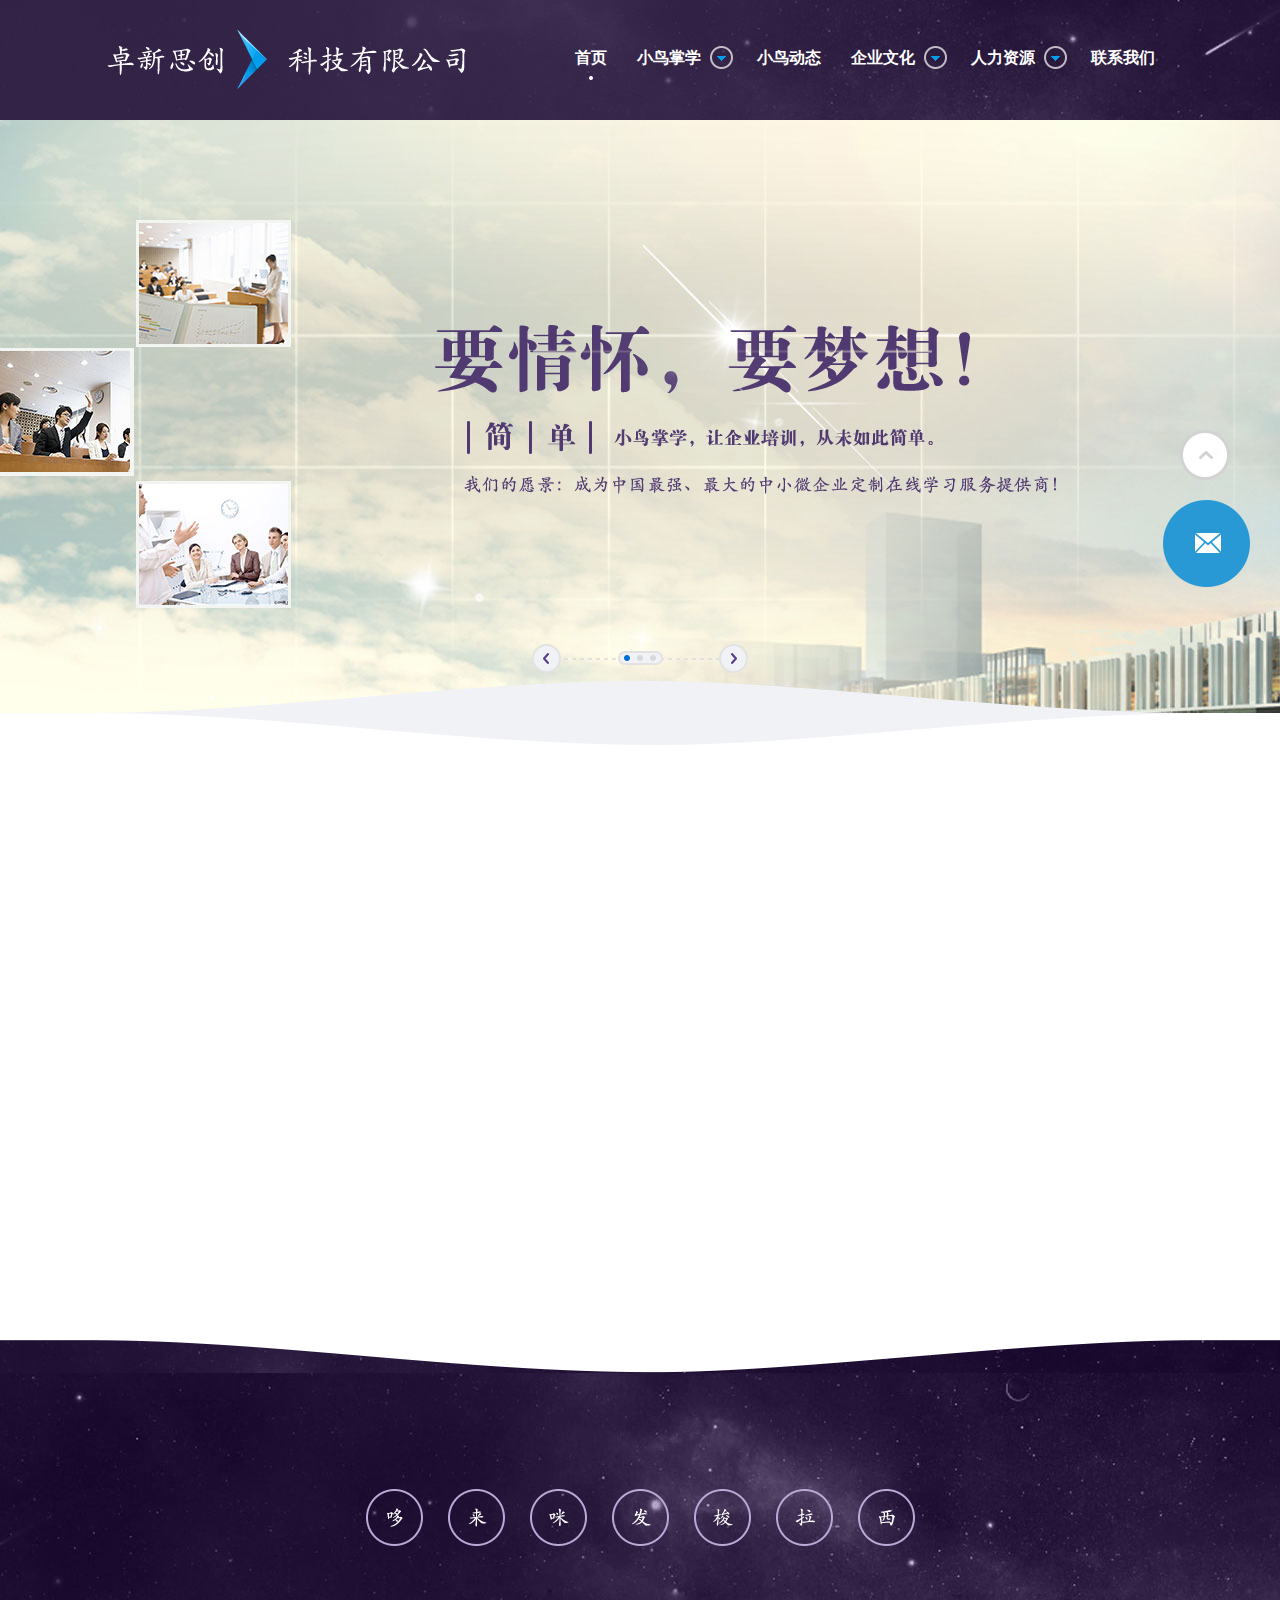
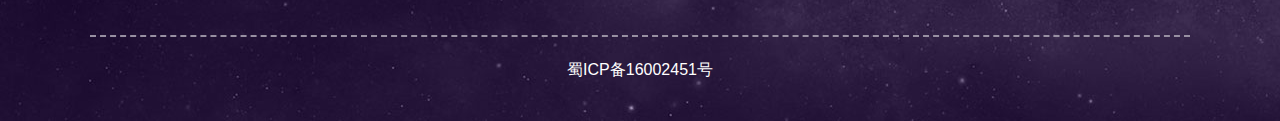
<file: xiaoniao/index.html>
<!DOCTYPE html>
<html>

	<head>
		<meta charset="UTF-8">
		<title>首页</title>
		<link rel="stylesheet" type="text/css" href="css/index.css">
	</head>

	<body>
		<!--头部区域-->
		<header>
			<!--导航-->
			<nav>
				<img src="images/logo.png">
				<ul>
					<li>
						<a href="#">首页</a>
					</li>
					<li class="li-hidden">
						<a href="xiaoniaozhangxue.html">小鸟掌学
							<span></span>
						</a>
						<ul>
							<li>
								<a href="xiaoniaozhangxue.html">小鸟掌学主页</a>
								<span>&gt;</span>
							</li>
							<li>
								<a href="">小鸟掌学概述</a>
								<span>&gt;</span>
							</li>
							<li>
								<a href="">对企业的价值</a>
								<span>&gt;</span>
							</li>
							<li>
								<a href="">小鸟掌云</a>
								<span>&gt;</span>
							</li>
							<li>
								<a href="">微课联盟</a>
								<span>&gt;</span>
							</li>
							<li>
								<a href="">App下载</a>
								<span>&gt;</span>
							</li>
						</ul>
					</li>
					<li>
						<a href="xiaoiaodongtai.html">小鸟动态</a>
					</li>
					<li class="li-hidden">
						<a href="qiyewenhua.html">企业文化
							<span></span>
						</a>
						<ul>
							<li>
								<a href="qiyewenhua.html">公司理念</a>
								<span>&gt;</span>
							</li>
							<li>
								<a href="gongsiwenhua.html">公司文化</a>
								<span>&gt;</span>
							</li>
							<li>
								<a href="gongsifenwei.html">公司氛围</a>
								<span>&gt;</span>
							</li>
						</ul>
					</li>
					<li class="li-hidden">
						<a href="renliziyuan.html">人力资源
							<span></span>
						</a>
						<ul>
							<li>
								<a href="renliziyuan.html">人才理念</a>
								<span>&gt;</span>
							</li>
							<li>
								<a href="tuanduihezuo.html">团队介绍</a>
								<span>&gt;</span>
							</li>
							<li>
								<a href="zhaopinxinxi.html">招聘信息</a>
								<span>&gt;</span>
							</li>
						</ul>
					</li>
					<li>
						<a href="lianxiwomen.html">联系我们

						</a>
					</li>
				</ul>
			</nav>
			<!--导航结束-->
		</header>
		<!--头部区域结束-->

		<!--轮播区域-->
		<div id="banner">
			<!--轮播图-->
			<div class="banner_picture banner_one">
				<div class="picture_contents">
					<img src="images/banner01_01.png" class="image_1" />
					<img src="images/banner01_02.png" class="image_2" />
					<img src="images/banner01_03.png" class="image_3" />
				</div>
			</div>
			<div class="banner_picture banner_two">
				<div class="picture_contents">
					<img src="images/banner02_01.png" class="image_1" />
					<img src="images/banner02_02.png" class="image_2" />
					<img src="images/banner02_03.png" class="image_3" />
				</div>
			</div>
			<div class="banner_picture banner_three banner_one">
				<div class="picture_contents">
					<img src="images/banner03_01.png" class="image_1" />
					<img src="images/banner03_02.png" class="image_2" />
					<img src="images/banner01_03.png" class="image_3" />
				</div>
			</div>
			<!--指示点-->
			<div class="banner_change">
				<span class="prev"></span>
				<div class="points">
					<div class="middle_wrap">
						<div class="middle">
							<span class="now"></span>
							<span></span>
							<span class="last"></span>
						</div>
					</div>
				</div>
				<span class="right"></span>
			</div>
		</div>
		<!--轮播区域结束-->

		<!--地图-->
		<div class="the_map">
			<div class="map_topimg">
				<img src="images/map_topimg.png" />
			</div>
			<div id="allmap" class="all_map_baidu"></div>
			<div class="map_bottomimg"></div>
		</div>

		<div id="footer">
			<div class="footer_wrap">
				<div class="footer">
					<div class="footer-span">
						<span style="background-image:url(images/yinyue_duo.png)"></span>
						<span style="background-image:url(images/yinyue_lai.png)"></span>
						<span style="background-image:url(images/yinyue_mi.png)"></span>
						<span style="background-image:url(images/yinyue_fa.png)"></span>
						<span style="background-image:url(images/yinyue_suo.png)"></span>
						<span style="background-image:url(images/yinyue_la.png)"></span>
						<span style="background-image:url(images/yinyue_xi.png)"></span>
					</div>
					<div class="shenmin" id="beiaishenmin">蜀ICP备16002451号</div>
				</div>
			</div>
		</div>
		<!--返回顶部-->
		<div id="ding">
			<a href="#">
				<div></div>
			</a>
			<div>
				<div></div>
			</div>
		</div>

		<!--百度地图js-->
		<link rel="stylesheet" href="http://api.map.baidu.com/library/SearchInfoWindow/1.5/src/SearchInfoWindow_min.css" />
		<script type="text/javascript" src="http://api.map.baidu.com/api?v=2.0&ak=2.0&ak=3qkFf2G2rUbWKsNYmc2dDvL7"></script>
		<script type="text/javascript" src="http://api.map.baidu.com/library/SearchInfoWindow/1.5/src/SearchInfoWindow_min.js"></script>
		<script type="text/javascript">
			// 百度地图API功能
			var map = new BMap.Map("allmap"); // 创建Map实例
			var poi = new BMap.Point(116.356158, 40.09425);
			map.centerAndZoom(poi, 15); // 初始化地图,设置中心点坐标和地图级别
			map.addControl(new BMap.MapTypeControl()); //添加地图类型控件
			map.setCurrentCity("北京"); // 设置地图显示的城市 此项是必须设置的
			//map.enableScrollWheelZoom(true); //开启鼠标滚轮缩放

			//创建和初始化地图函数：
			function initMap() {
				addMapControl(); //向地图添加控件
			}

			//地图控件添加函数：
			function addMapControl() {
				//向地图中添加缩放控件
				var ctrl_nav = new BMap.NavigationControl({
					anchor: BMAP_ANCHOR_TOP_LEFT,
					type: BMAP_NAVIGATION_CONTROL_LARGE
				});
				map.addControl(ctrl_nav);
				//向地图中添加缩略图控件
				var ctrl_ove = new BMap.OverviewMapControl({
					anchor: BMAP_ANCHOR_BOTTOM_RIGHT,
					isOpen: 1
				});
				map.addControl(ctrl_ove);
				//向地图中添加比例尺控件
				var ctrl_sca = new BMap.ScaleControl({
					anchor: BMAP_ANCHOR_BOTTOM_LEFT
				});
				map.addControl(ctrl_sca);
			}

			var content = '<div style="margin:0;line-height:20px;padding:2px;">' +
				'<img src="images/xiaoniao_icon.png" alt="" style="float:right;zoom:1;overflow:hidden;width:100px;height:100px;margin-left:3px;"/>' +
				'地址：北京市昌平区站前东街2号<br/>电话：(010)028-8888888<br/>简介：田园风光综合商业楼3层，为小鸟掌学综合研发及办公地址。' +
				'</div>';
			//创建检索信息窗口对象
			var searchInfoWindow = null;
			searchInfoWindow = new BMapLib.SearchInfoWindow(map, content, {
				title: "卓新思创", //标题
				width: 290, //宽度
				height: 105, //高度
				panel: "panel", //检索结果面板
				enableAutoPan: true, //自动平移
				searchTypes: [
					BMAPLIB_TAB_TO_HERE, //到这里去
					BMAPLIB_TAB_SEARCH, //周边检索
					BMAPLIB_TAB_FROM_HERE //从这里出发
				]
			});

			var marker = new BMap.Marker(poi); //创建marker对象
			marker.addEventListener("click", function(e) {
				searchInfoWindow.open(marker);
			})
			marker.setAnimation(BMAP_ANIMATION_BOUNCE); //跳动的动画
			map.addOverlay(marker); //在地图中添加marker
			initMap(); //创建和初始化地图
		</script>
		<script src="js/jquery.js"></script>
		<script src="js/index.js"></script>
	</body>

</html>
</file>
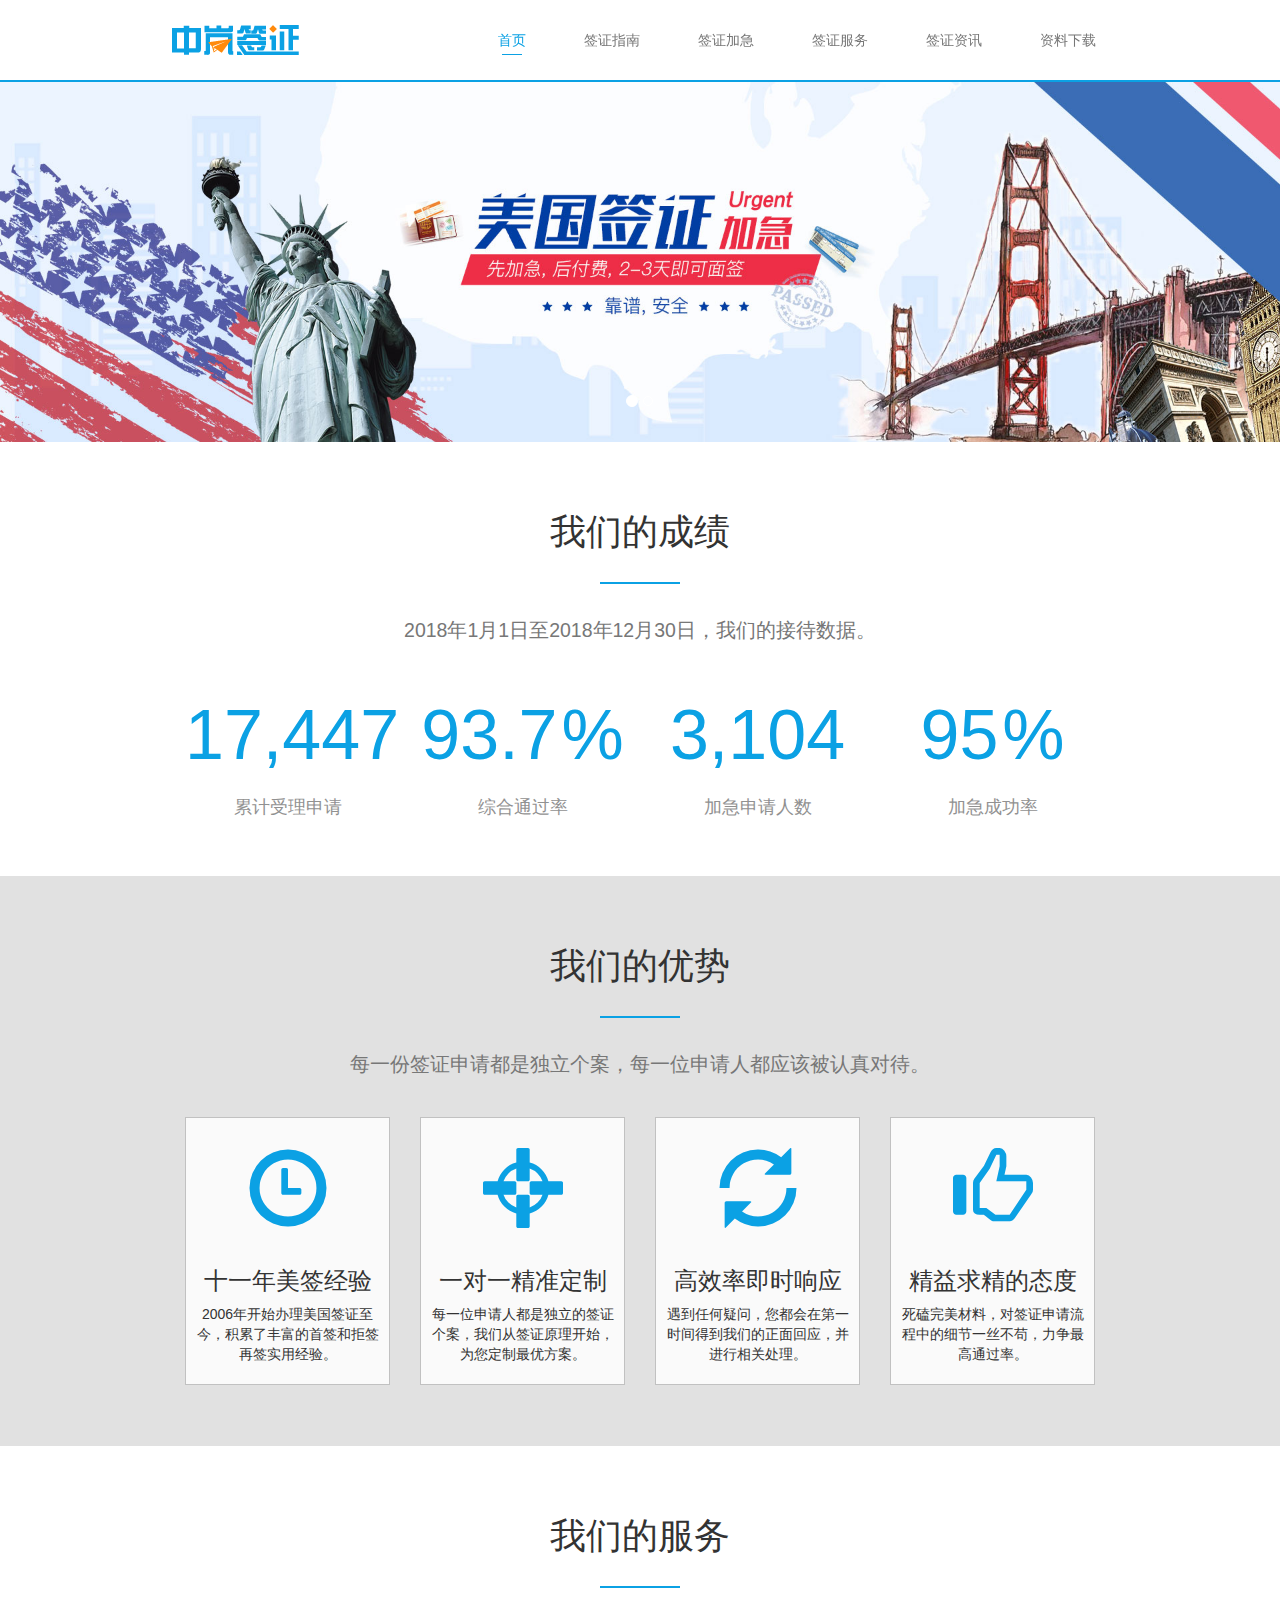
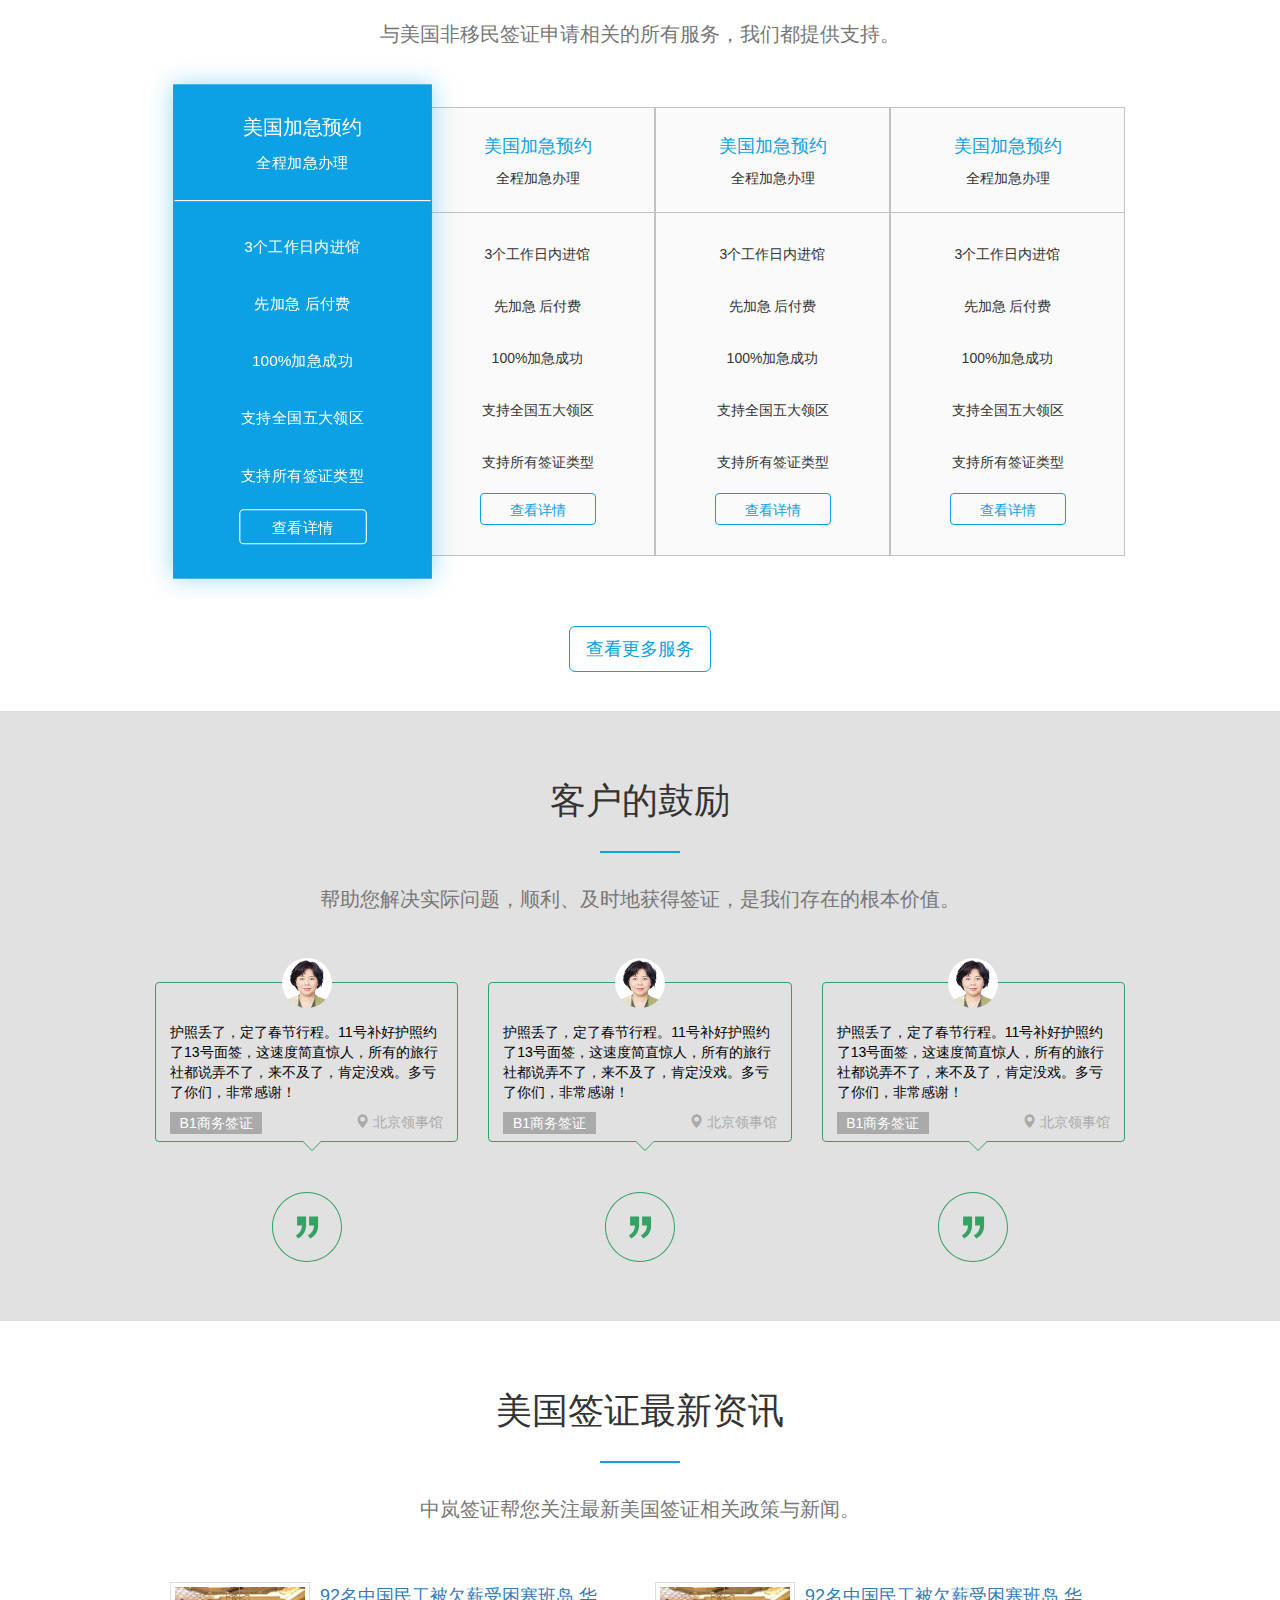
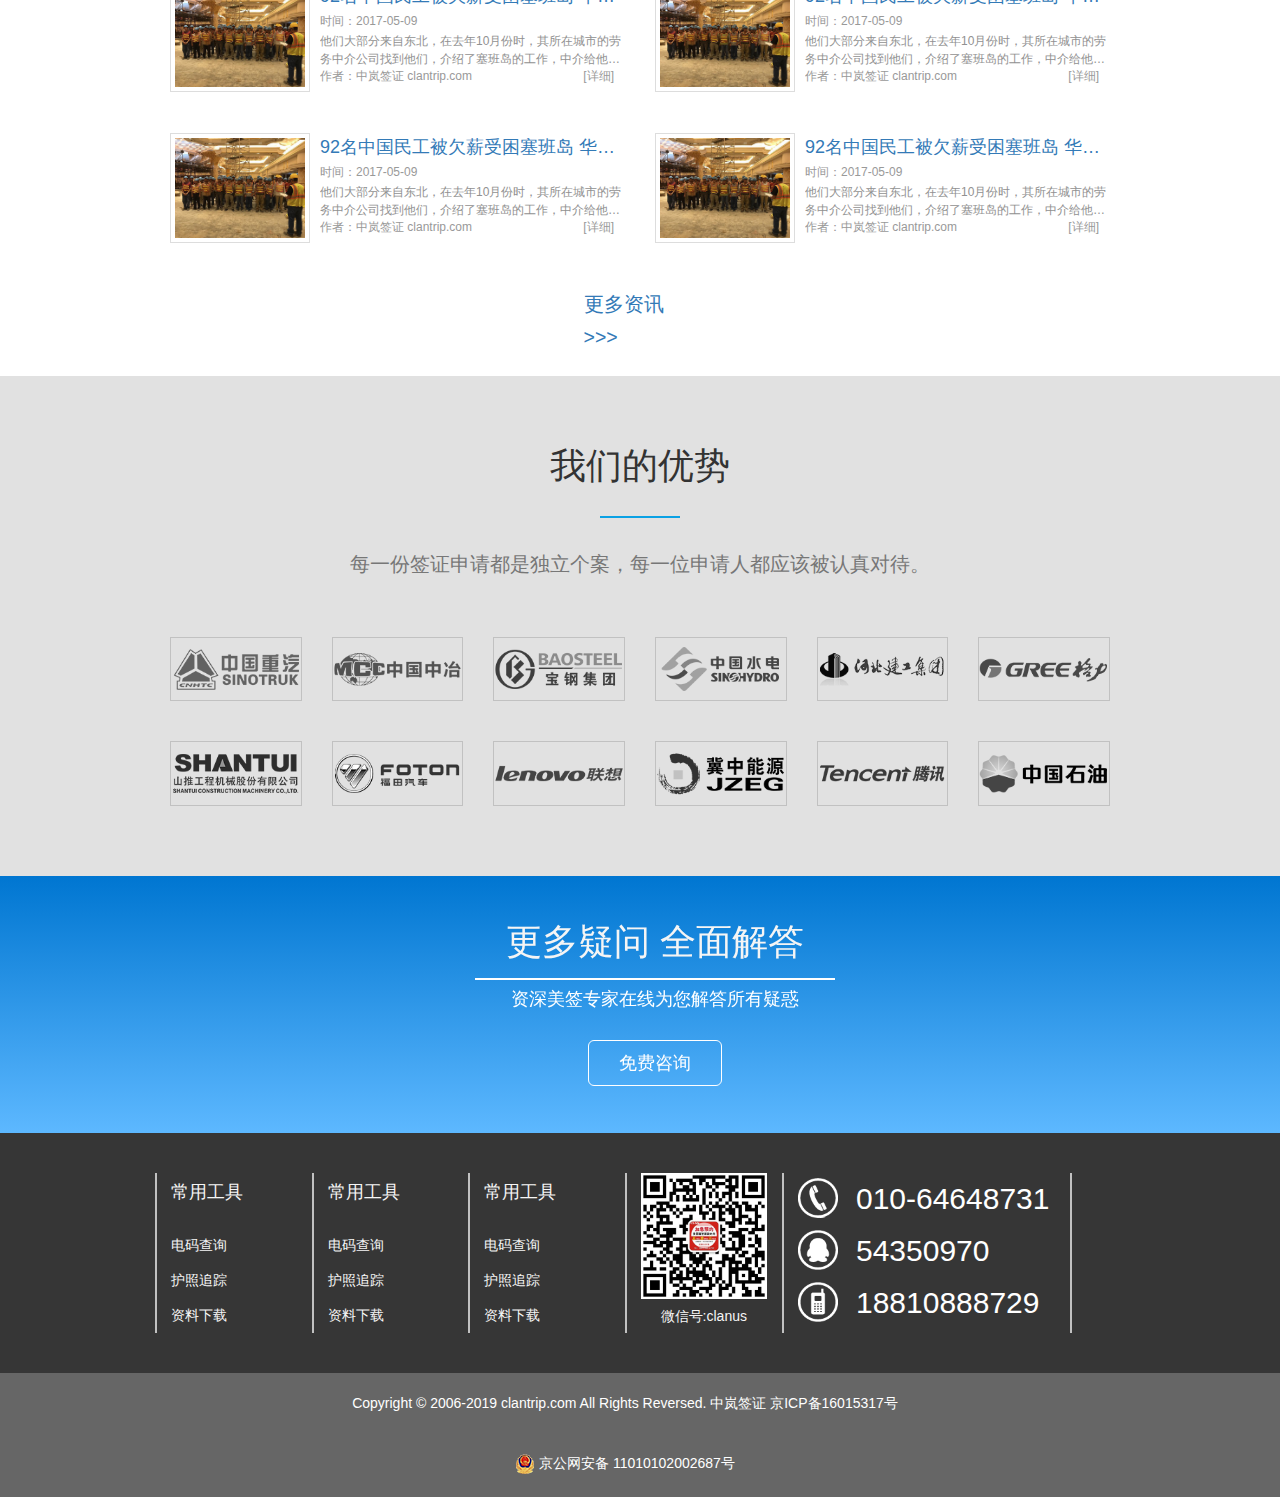
<file: zhonglanqianzheng/index.html>
<!DOCTYPE html>
<html>

	<head>
		<meta charset="UTF-8">
		<meta http-equiv="X-UA-Compatible" content="IE=edge">
		<meta name="viewport" content="width=device-width,initial-scale=1,minimum-scale=1,maximum-scale=1,user-scalable=no" />
		<meta name="renderer" content="webkit">
		<title>中岚签证</title>
		<meta name="keywords" content="美国签证 加急 预约 面谈 代办">
		<meta name="description" content="一家专门从事美国签证咨询的网站">
		<link rel="stylesheet" type="text/css" href="css/bootstrap.css" />
		<link rel="stylesheet" type="text/css" href="css/base.css" />
		<script src="js/jquery.js" type="text/javascript" charset="utf-8"></script>
		<script src="js/bootstrap.js" type="text/javascript" charset="utf-8"></script>
		<script src="js/countUp.js" type="text/javascript" charset="utf-8"></script>
		<script src="js/js.js" type="text/javascript" charset="utf-8"></script>
	</head>

	<body>
		<!--导航开始-->
		<div id="header">
			<nav class="navbar navbar-default navbar-fixed-top nofixed">
				<div class="container">
					<div class="navbar-header">
						<button type="button" class="navbar-toggle" data-toggle="collapse" data-target="#myCollapse">
							<span class="icon-bar"></span>
							<span class="icon-bar"></span>
							<span class="icon-bar"></span>
						</button>
						<a href="index.html" class="navbar-brand">
							<img src="images/logo.png" />
						</a>
					</div>
					<div class="collapse navbar-collapse" id="myCollapse">
						<ul class="nav navbar-nav navbar-right">
							<li class="active">
								<a href="index.html">首页
									<span class="sr-only">(current)</span>
								</a>
								<p class="line-top hidden-xs"></p>
							</li>
							<li>
								<a href="visa guide.html">签证指南</a>
							</li>
							<li>
								<a href="urgent visa application.html">签证加急</a>
							</li>
							<li>
								<a href="visa services.html">签证服务</a>
							</li>
							<li>
								<a href="visa information.html">签证资讯</a </li>
								<li>
									<a href="download.html">资料下载</a>
								</li>
						</ul>
					</div>
				</div>
			</nav>
		</div>
		<!--导航结束-->
		<!--轮播图开始-->
		<div class="carousel slide" id="myCarousel">
			<!--定义指示点-->
			<ul class="carousel-indicators">
				<li class="active" data-slide-to="0" data-target="#myCarousel"></li>
				<li data-slide-to="1" data-target="#myCarousel"></li>
			</ul>
			<div class="carousel-inner">
				<div class="item active">
					<img src="images/banner2.jpg" class="img-responsive" />
				</div>
				<div class="item">
					<img src="images/banner1.jpg" class="img-responsive" />
				</div>
			</div>
		</div>
		<!--轮播图结束-->
		<script type="text/javascript">
			$("#myCarousel").carousel({
				interval: 2000
			})
		</script>
		<!--主体第一个开始-->
		<div id="main">
			<div class="constant">
				<div class="row">
					<div class="col-sm-12 main-title">
						<h1>我们的成绩</h1>
						<p class="line line-big"></p>
						<h2>
							<small>2018年1月1日至2018年12月30日，我们的接待数据。</small>
						</h2>
					</div>
					<div class="col-xs-12 col-sm-3 our-data-item ">
						<div class="number-wrapper">
							<span id="item1" class="item item1" data-to="200"></span>
						</div>
						<h4>累计受理申请</h4>
					</div>
					<div class=" col-xs-12 col-sm-3 our-data-item ">
						<div class="number-wrapper">
							<span id="item2" class="item item1" data-to="200"></span>
							<p>%</p>
						</div>
						<h4>综合通过率</h4>
					</div>
					<div class=" col-xs-12 col-sm-3 our-data-item ">
						<div class="number-wrapper">
							<span id="item3" class="item item1" data-to="200"></span>
						</div>
						<h4>加急申请人数</h4>
					</div>
					<div class=" col-xs-12 col-sm-3 our-data-item ">
						<div class="number-wrapper">
							<span id="item4" class="item item1" data-to="200"></span>
							<p>%</p>
						</div>
						<h4>加急成功率</h4>
					</div>
				</div>
			</div>

		</div>
		<!--主体第一个结束-->

		<script type="text/javascript">
			$(function() {
				var options = {
					useEasing: true, //开启一个过渡动画
					useGrouping: true, //开启千位分割
					separator: ',', //定义千位分隔符
					decimal: '.' //小数点分割

				};
				var arr = new Array(
					new CountUp('item1', 0, 18397, 0, 2, options),
					new CountUp('item2', 0, 98.8, 1, 2, options),
					new CountUp('item3', 0, 3273, 0, 2, options),
					new CountUp('item4', 0, 100, 0, 2, options)
				)

				var fn = function() {
					$(".item1").each(function() {
						var index = $(this).index('.item1')
						arr[index].start()
					})
				}
				fn()
			})
		</script>

		<!--主体第二个开始-->
		<div id="main-tow">
			<div class="constant">
				<div class="row">
					<div class="col-sm-12 main-title">
						<h1>我们的优势</h1>
						<p class="line line-big"></p>
						<h2>
							<small>每一份签证申请都是独立个案，每一位申请人都应该被认真对待。</small>
						</h2>
					</div>
					<div class="col-xs-12 col-sm-3 our-data-item our-data-item-one">
						<div class="our-data-item-div our-whyus-item">
							<span class="glyphicon glyphicon-time"></span>
							<h3>十一年美签经验</h3>
							<p>2006年开始办理美国签证至今，积累了丰富的首签和拒签再签实用经验。</p>
						</div>
					</div>
					<div class="col-xs-12 col-sm-3 our-data-item our-data-item-one">
						<div class="our-data-item-div our-whyus-item">
							<span class="glyphicon glyphicon-screenshot"></span>
							<h3>一对一精准定制</h3>
							<p>每一位申请人都是独立的签证个案，我们从签证原理开始，为您定制最优方案。</p>
						</div>
					</div>
					<div class="col-xs-12 col-sm-3 our-data-item our-data-item-one">
						<div class="our-data-item-div our-whyus-item">
							<span class="glyphicon glyphicon-refresh"></span>
							<h3>高效率即时响应</h3>
							<p>遇到任何疑问，您都会在第一时间得到我们的正面回应，并进行相关处理。</p>
						</div>
					</div>
					<div class="col-xs-12 col-sm-3 our-data-item our-data-item-one">
						<div class="our-data-item-div our-whyus-item">
							<span class="glyphicon glyphicon-thumbs-up"></span>
							<h3>精益求精的态度</h3>
							<p>死磕完美材料，对签证申请流程中的细节一丝不苟，力争最高通过率。</p>
						</div>
					</div>
				</div>
			</div>
		</div>
		<!--主体第二个结束-->
		<!--主体第三个开始-->
		<div id="main-three">
			<div class="constant">
				<div class="row">
					<div class="col-sm-12 main-title">
						<h1>我们的服务</h1>
						<p class="line line-big"></p>
						<h2>
							<small>与美国非移民签证申请相关的所有服务，我们都提供支持。</small>
						</h2>
					</div>
					<div class="col-xs-12 text-center card-box">
						<ul class="card-ul">
							<li class="card-item pull-left card-active">
								<div class="card-title">
									<h4>美国加急预约</h4>
									<p>全程加急办理</p>
								</div>
								<div class="card-cen">
									<p>3个工作日内进馆</p>
									<p>先加急 后付费</p>
									<p>100%加急成功</p>
									<p>支持全国五大领区</p>
									<p>支持所有签证类型</p>
									<a href="#" class="btn  btn-a" id="btn-active-a">查看详情</a>
								</div>
							</li>
							<li class="card-item pull-left ">
								<div class="card-title">
									<h4>美国加急预约</h4>
									<p>全程加急办理</p>
								</div>
								<div class="card-cen">
									<p>3个工作日内进馆</p>
									<p>先加急 后付费</p>
									<p>100%加急成功</p>
									<p>支持全国五大领区</p>
									<p>支持所有签证类型</p>
									<a href="#" class="btn  btn-a " id="btn-active-a">查看详情</a>
								</div>
							</li>
							<li class="card-item pull-left">
								<div class="card-title">
									<h4>美国加急预约</h4>
									<p>全程加急办理</p>
								</div>
								<div class="card-cen">
									<p>3个工作日内进馆</p>
									<p>先加急 后付费</p>
									<p>100%加急成功</p>
									<p>支持全国五大领区</p>
									<p>支持所有签证类型</p>
									<a href="#" class="btn  btn-a " id="btn-active-a">查看详情</a>
								</div>
							</li>
							<li class="card-item pull-left">
								<div class="card-title">
									<h4>美国加急预约</h4>
									<p>全程加急办理</p>
								</div>
								<div class="card-cen">
									<p>3个工作日内进馆</p>
									<p>先加急 后付费</p>
									<p>100%加急成功</p>
									<p>支持全国五大领区</p>
									<p>支持所有签证类型</p>
									<a href="#" class="btn  btn-a " id="btn-active-a">查看详情</a>
								</div>
							</li>
						</ul>
					</div>
					<div class="col-sm-12 text-center card-div">
						<a href="" class="btn btn-lg">查看更多服务</a>
					</div>
				</div>
			</div>
		</div>
		<!--主体第三个结束-->
		<script>
			var oCardUl = document.getElementsByClassName("card-ul")[0];
			var olist = oCardUl.getElementsByTagName("li");

			for(var i = 0; i < olist.length; i++) {
				olist[i].onmouseover = function() {
					for(var j = 0; j < olist.length; j++) {
						olist[j].className = "card-item pull-left";
					}
					this.className = "card-item pull-left card-active";
				}
			}
		</script>

		<!--主体第四个开始-->
		<div id="main-four">
			<div class="constant">
				<div class="row">
					<div class="col-sm-12 main-title">
						<h1>客户的鼓励</h1>
						<p class="line line-big"></p>
						<h2>
							<small>帮助您解决实际问题，顺利、及时地获得签证，是我们存在的根本价值。</small>
						</h2>
					</div>
					<div class="col-xs-12 col-sm-4 our-data-four our-data-item-one">
						<div>
							<img src="images/pingjia1.jpg">
							<p>护照丢了，定了春节行程。11号补好护照约了13号面签，这速度简直惊人，所有的旅行社都说弄不了，来不及了，肯定没戏。多亏了你们，非常感谢！</p>
							<span>B1商务签证</span>
							<address>
								<figure class="glyphicon glyphicon-map-marker"></figure>
								北京领事馆
							</address>

						</div>
						<figure id="box"></figure>
						<img src="images/yhgl-icon.svg" class="ico">
					</div>
					<div class="col-xs-12 col-sm-4 our-data-four our-data-item-one">
						<div>
							<img src="images/pingjia1.jpg">
							<p>护照丢了，定了春节行程。11号补好护照约了13号面签，这速度简直惊人，所有的旅行社都说弄不了，来不及了，肯定没戏。多亏了你们，非常感谢！</p>
							<span>B1商务签证</span>
							<address>
								<figure class="glyphicon glyphicon-map-marker"></figure>
								北京领事馆
							</address>

						</div>
						<figure id="box"></figure>
						<img src="images/yhgl-icon.svg" class="ico">
					</div>
					<div class="col-xs-12 col-sm-4 our-data-four our-data-item-one">
						<div>
							<img src="images/pingjia1.jpg">
							<p>护照丢了，定了春节行程。11号补好护照约了13号面签，这速度简直惊人，所有的旅行社都说弄不了，来不及了，肯定没戏。多亏了你们，非常感谢！</p>
							<span>B1商务签证</span>
							<address>
								<figure class="glyphicon glyphicon-map-marker"></figure>
								北京领事馆
							</address>

						</div>
						<figure id="box"></figure>
						<img src="images/yhgl-icon.svg" class="ico">
					</div>
				</div>
			</div>
		</div>
		<!--主体第四个结束-->
		<!--主体第五个开始-->
		<div id="main-five">
			<div class="constant">
				<div class="row">
					<div class="col-sm-12 main-title">
						<h1>美国签证最新资讯</h1>
						<p class="line line-big"></p>
						<h2>
							<small>中岚签证帮您关注最新美国签证相关政策与新闻。</small>
						</h2>
					</div>
					<div class="col-xs-12 col-sm-6 text-center">
						<div class="card-box">
							<div>
								<a href="">
									<img src="images/20170509103625563.jpg">
								</a>
							</div>
							<div>
								<h4>
									<a href="">92名中国民工被欠薪受困塞班岛 华裔中介扣钱逃匿</a>
								</h4>

								<p>时间：2017-05-09</p>
								<p>他们大部分来自东北，在去年10月份时，其所在城市的劳务中介公司找到他们，介绍了塞班岛的工作，中介给他们开出每天工作8小时日薪300元、如果加班每小时50元的待遇。民工称他们当时也没
								</p>
								<p>
									<span>作者：中岚签证 clantrip.com</span>
									<a href="">[详细]</a>

								</p>
							</div>
						</div>
					</div>
					<div class="col-xs-12 col-sm-6 text-center">
						<div class="card-box">
							<div>
								<a href="">
									<img src="images/20170509103625563.jpg">
								</a>
							</div>
							<div>
								<h4>
									<a href="">92名中国民工被欠薪受困塞班岛 华裔中介扣钱逃匿</a>
								</h4>

								<p>时间：2017-05-09</p>
								<p>他们大部分来自东北，在去年10月份时，其所在城市的劳务中介公司找到他们，介绍了塞班岛的工作，中介给他们开出每天工作8小时日薪300元、如果加班每小时50元的待遇。民工称他们当时也没
								</p>
								<p>
									<span>作者：中岚签证 clantrip.com</span>
									<a href="">[详细]</a>

								</p>
							</div>
						</div>
					</div>
					<div class="col-xs-12 col-sm-6 text-center">
						<div class="card-box">
							<div>
								<a href="">
									<img src="images/20170509103625563.jpg">
								</a>
							</div>
							<div>
								<h4>
									<a href="">92名中国民工被欠薪受困塞班岛 华裔中介扣钱逃匿</a>
								</h4>

								<p>时间：2017-05-09</p>
								<p>他们大部分来自东北，在去年10月份时，其所在城市的劳务中介公司找到他们，介绍了塞班岛的工作，中介给他们开出每天工作8小时日薪300元、如果加班每小时50元的待遇。民工称他们当时也没
								</p>
								<p>
									<span>作者：中岚签证 clantrip.com</span>
									<a href="">[详细]</a>

								</p>
							</div>
						</div>
					</div>
					<div class="col-xs-12 col-sm-6 text-center">
						<div class="card-box">
							<div>
								<a href="">
									<img src="images/20170509103625563.jpg">
								</a>
							</div>

							<div>
								<h4>
									<a href="">92名中国民工被欠薪受困塞班岛 华裔中介扣钱逃匿</a>
								</h4>

								<p>时间：2017-05-09</p>
								<p>他们大部分来自东北，在去年10月份时，其所在城市的劳务中介公司找到他们，介绍了塞班岛的工作，中介给他们开出每天工作8小时日薪300元、如果加班每小时50元的待遇。民工称他们当时也没
								</p>
								<p>
									<span>作者：中岚签证 clantrip.com</span>
									<a href="">[详细]</a>

								</p>
							</div>
						</div>
					</div>
					<div class="col-xs-12" id="abc">
						<h2>
							<small>
								<a href="">更多资讯>>></a>
							</small>
						</h2>
					</div>
				</div>
			</div>
		</div>

		<!--主体第六个开始-->
		<div id="main-six">
			<div class="constant">
				<div class="row">
					<div class="col-sm-12 main-title">
						<h1>我们的优势</h1>
						<p class="line line-big"></p>
						<h2>
							<small>每一份签证申请都是独立个案，每一位申请人都应该被认真对待。</small>
						</h2>
					</div>
					<div class="col-xs-4 col-sm-3 col-md-2 main-figure">
						<div>
							<img src="images/client1.png">
						</div>
					</div>
					<div class="col-xs-4 col-sm-3 col-md-2 main-figure">
						<div>
							<img src="images/client2.png">
						</div>
					</div>
					<div class="col-xs-4 col-sm-3 col-md-2 main-figure">
						<div>
							<img src="images/client3.png">
						</div>
					</div>
					<div class="col-xs-4 col-sm-3 col-md-2 main-figure">
						<div>
							<img src="images/client4.png">
						</div>
					</div>
					<div class="col-xs-4 col-sm-3 col-md-2 main-figure">
						<div>
							<img src="images/client5.png">
						</div>
					</div>
					<div class="col-xs-4 col-sm-3 col-md-2 main-figure">
						<div>
							<img src="images/client6.png">
						</div>
					</div>
					<div class="col-xs-4 col-sm-3 col-md-2 main-figure">
						<div>
							<img src="images/client7.png">
						</div>
					</div>
					<div class="col-xs-4 col-sm-3 col-md-2 main-figure">
						<div>
							<img src="images/client8.png">
						</div>
					</div>
					<div class="col-xs-4 col-sm-3 col-md-2 main-figure">
						<div>
							<img src="images/client9.png">
						</div>
					</div>
					<div class="col-xs-4 col-sm-3 col-md-2 main-figure">
						<div>
							<img src="images/client10.png">
						</div>
					</div>
					<div class="col-xs-4 col-sm-3 col-md-2 main-figure">
						<div>
							<img src="images/client11.png">
						</div>
					</div>
					<div class="col-xs-4 col-sm-3 col-md-2 main-figure">
						<div>
							<img src="images/client12.png">
						</div>
					</div>
				</div>
			</div>
		</div>
		<!--主体第六个结束-->
		<!--主体第七个开始-->
		<div id="main-seven" style=" width: 100%; height: 257px; overflow: hidden; ">
			<canvas id="waves" class="waves" style=" background: -webkit-linear-gradient(top,#0076d1,#5db8ff); width: 100%; height: 257px;"></canvas>
			<div class="container">
				<div class="row">
					<div class="col-sm-12 main-div-seven">
						<h1>更多疑问 全面解答</h1>
						<h4>资深美签专家在线为您解答所有疑惑</h4>
						<a href="" class="btn btn-lg">免费咨询</a>
					</div>
				</div>
			</div>
		</div>
		<!--主体第七个结束-->
		<!--页脚开始-->
		<div id="foorter">
			<div class="container">
				<div class="row">
					<div class="col-xs-6 col-sm-2 footer-div">
						<h4>常用工具</h4>
						<ul>
							<li>
								<a href="">电码查询</a>
							</li>
							<li>
								<a href="">护照追踪</a>
							</li>
							<li>
								<a href="">资料下载</a>
							</li>
						</ul>

					</div>
					<div class="col-xs-6 col-sm-2 footer-div">
						<h4>常用工具</h4>
						<ul>
							<li>
								<a href="">电码查询</a>
							</li>
							<li>
								<a href="">护照追踪</a>
							</li>
							<li>
								<a href="">资料下载</a>
							</li>
						</ul>

					</div>
					<div class="col-xs-6 col-sm-2 footer-div">
						<h4>常用工具</h4>
						<ul>
							<li>
								<a href="">电码查询</a>
							</li>
							<li>
								<a href="">护照追踪</a>
							</li>
							<li>
								<a href="">资料下载</a>
							</li>
						</ul>

					</div>
					<div class="col-xs-6 col-sm-2 footer-div">
						<img src="images/wechat.png">
						<p>微信号:clanus</p>
					</div>
					<div class="col-xs-6 col-sm-2 footer-div">
						<h2>
							<img src="images/pc-footer-phone.png">
							010-64648731
						</h2>
						<h2>
							<img src="images/pc-footer-qq.png">
							54350970
						</h2>
						<h2>
							<img src="images/pc-footer-mob.png">
							18810888729
						</h2>
					</div>
				</div>
			</div>
		</div>
		<!--页脚结束-->
		<!--页脚第二部分开始-->
		<div id="footer-tow">
			<div class="container">
				<div class="row">
					<div class="col-sm-12">
						<p>Copyright © 2006-2019 clantrip.com All Rights Reversed. 中岚签证
							<a href=""> 京ICP备16015317号</a>
						</p>
						<div>
							<a href=""><img src="images/ghs.png"></a>

							<a href="">京公网安备 11010102002687号</a>
						</div>
					</div>
				</div>
			</div>
		</div>
		<!--页脚第二部分结束-->
	</body>

</html>
</file>
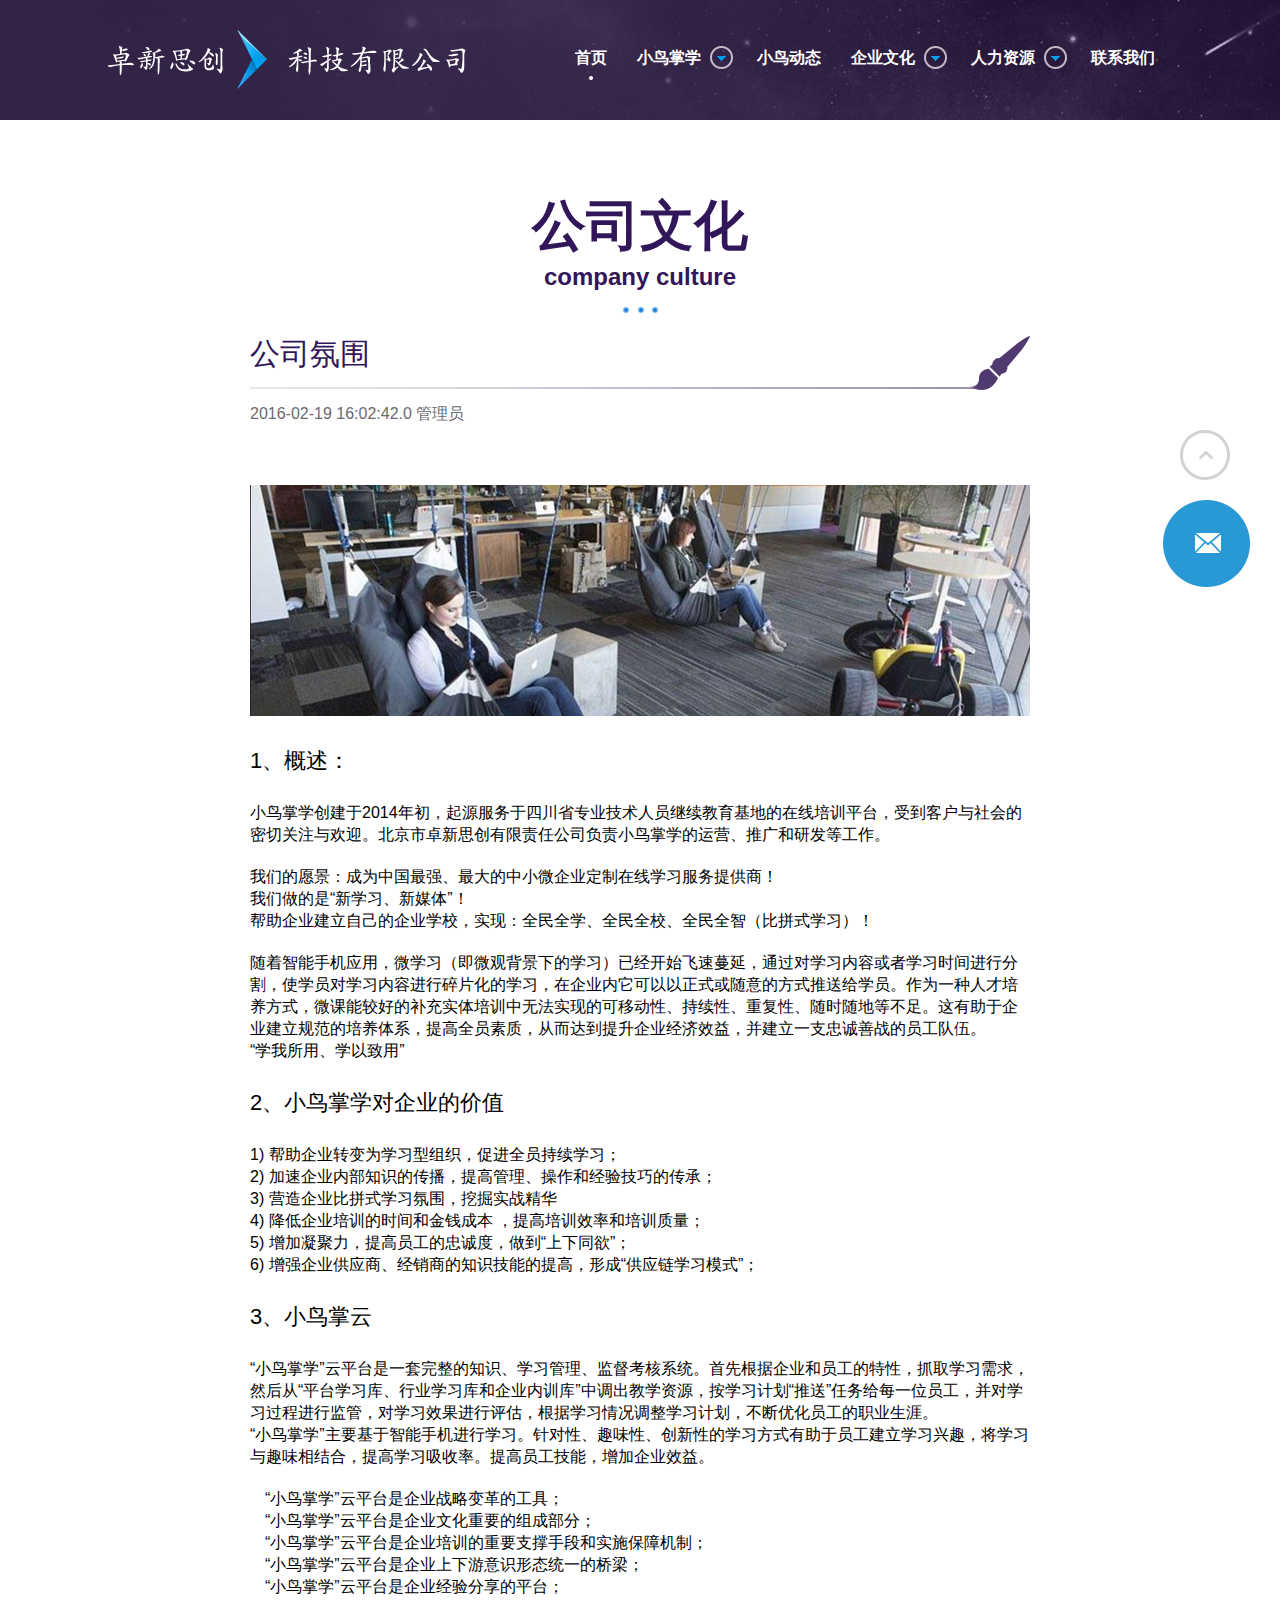
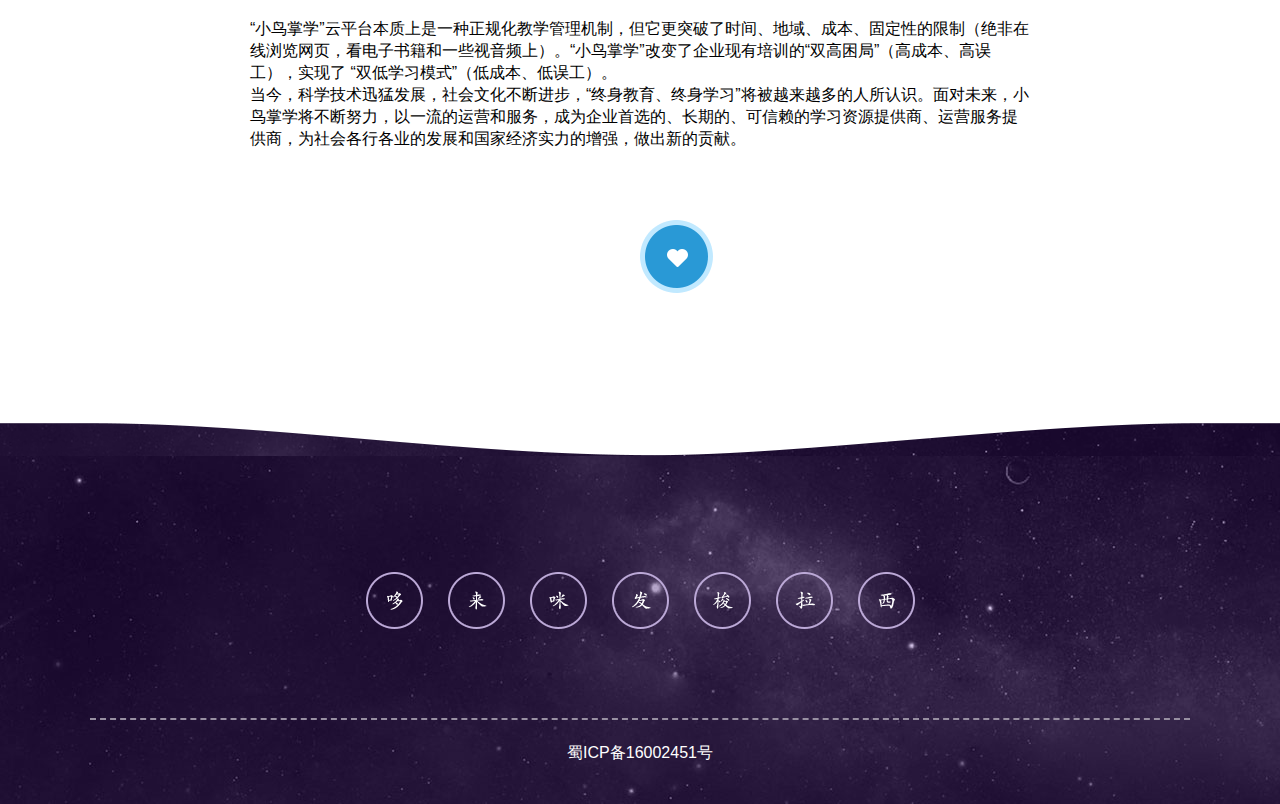
<file: xiaoniao/gongsifenwei.html>
<!DOCTYPE html>
<html>

	<head>
		<meta charset="UTF-8">
		<title>企业文化</title>
		<link rel="stylesheet" type="text/css" href="css/qiyewenhua.css">
		<link rel="stylesheet" type="text/css" href="css/common.css">
	</head>

	<body>
		<header>
			<nav>
				<img src="images/logo.png">
				<ul>
					<li>
						<a href="index.html">首页</a>
					</li>
					<li class="li-hidden">
						<a href="">小鸟掌学
							<span></span>
						</a>
						<ul>
							<li>
								<a href="">小鸟掌学主页</a>
								<span>&gt;</span>
							</li>
							<li>
								<a href="">小鸟掌学概述</a>
								<span>&gt;</span>
							</li>
							<li>
								<a href="">对企业的价值</a>
								<span>&gt;</span>
							</li>
							<li>
								<a href="">小鸟掌云</a>
								<span>&gt;</span>
							</li>
							<li>
								<a href="">微课联盟</a>
								<span>&gt;</span>
							</li>
							<li>
								<a href="">App下载</a>
								<span>&gt;</span>
							</li>
						</ul>
					</li>
					<li>
						<a href="xiaoiaodongtai.html">小鸟动态</a>
					</li>
					<li class="li-hidden">
						<a href="qiyewenhua.html">企业文化
							<span></span>
						</a>
						<ul>
							<li>
								<a href="qiyewenhua.html">公司理念</a>
								<span>&gt;</span>
							</li>
							<li>
								<a href="gongsiwenhua.html">公司文化</a>
								<span>&gt;</span>
							</li>
							<li>
								<a href="gongsifenwei.html">公司氛围</a>
								<span>&gt;</span>
							</li>
						</ul>
					</li>
					<li class="li-hidden">
						<a href="renliziyuan.html">人力资源
							<span></span>
						</a>
						<ul>
							<li>
								<a href="renliziyuan.html">人才理念</a>
								<span>&gt;</span>
							</li>
							<li>
								<a href="tuanduihezuo.html">团队介绍</a>
								<span>&gt;</span>
							</li>
							<li>
								<a href="zhaopinxinxi.html">招聘信息</a>
								<span>&gt;</span>
							</li>
						</ul>
					</li>
					<li>
						<a href="lianxiwomen.html">联系我们</a>
					</li>
				</ul>
			</nav>
		</header>

		<!-- 内容部分开始 -->
		<div id="content">
			<h1>公司文化</h1>
			<h2>company culture</h2>
			<img src="images/three_points01.png" alt="">
			<div class="con">
				<p>公司氛围</p>
				<span></span>
			</div>
			<div class="name">
				<p>
					<span>2016-02-19 16:02:42.0  管理员</span>
				</p>
			</div>
			<!-- 正文部分开始 -->
			<div class="article">
				<img src="images/article_image07.jpg" alt="">
				<div>
					<p>1、概述：</p>
					<p>小鸟掌学创建于2014年初，起源服务于四川省专业技术人员继续教育基地的在线培训平台，受到客户与社会的密切关注与欢迎。北京市卓新思创有限责任公司负责小鸟掌学的运营、推广和研发等工作。</p>
					<p>我们的愿景：成为中国最强、最大的中小微企业定制在线学习服务提供商！<br> 我们做的是“新学习、新媒体”！
						<br> 帮助企业建立自己的企业学校，实现：全民全学、全民全校、全民全智（比拼式学习）！
					</p>
					<p>随着智能手机应用，微学习（即微观背景下的学习）已经开始飞速蔓延，通过对学习内容或者学习时间进行分割，使学员对学习内容进行碎片化的学习，在企业内它可以以正式或随意的方式推送给学员。作为一种人才培养方式，微课能较好的补充实体培训中无法实现的可移动性、持续性、重复性、随时随地等不足。这有助于企业建立规范的培养体系，提高全员素质，从而达到提升企业经济效益，并建立一支忠诚善战的员工队伍。<br> “学我所用、学以致用”
					</p>
					<p>2、小鸟掌学对企业的价值</p>
					<p> 1) 帮助企业转变为学习型组织，促进全员持续学习；<br> 
						2) 加速企业内部知识的传播，提高管理、操作和经验技巧的传承；<br> 
						3) 营造企业比拼式学习氛围，挖掘实战精华<br> 
						4) 降低企业培训的时间和金钱成本 ，提高培训效率和培训质量；<br> 
						5) 增加凝聚力，提高员工的忠诚度，做到“上下同欲”；<br> 
						6) 增强企业供应商、经销商的知识技能的提高，形成“供应链学习模式”；
					</p>
					<p>3、小鸟掌云</p>
					<p>“小鸟掌学”云平台是一套完整的知识、学习管理、监督考核系统。首先根据企业和员工的特性，抓取学习需求，然后从“平台学习库、行业学习库和企业内训库”中调出教学资源，按学习计划“推送”任务给每一位员工，并对学习过程进行监管，对学习效果进行评估，根据学习情况调整学习计划，不断优化员工的职业生涯。<br> “小鸟掌学”主要基于智能手机进行学习。针对性、趣味性、创新性的学习方式有助于员工建立学习兴趣，将学习与趣味相结合，提高学习吸收率。提高员工技能，增加企业效益。
					</p>
					<p>“小鸟掌学”云平台是企业战略变革的工具；<br> “小鸟掌学”云平台是企业文化重要的组成部分；
						<br> “小鸟掌学”云平台是企业培训的重要支撑手段和实施保障机制；
						<br> “小鸟掌学”云平台是企业上下游意识形态统一的桥梁；
						<br> “小鸟掌学”云平台是企业经验分享的平台；
					</p>
					<p>“小鸟掌学”云平台本质上是一种正规化教学管理机制，但它更突破了时间、地域、成本、固定性的限制（绝非在线浏览网页，看电子书籍和一些视音频上）。“小鸟掌学”改变了企业现有培训的“双高困局”（高成本、高误工），实现了 “双低学习模式”（低成本、低误工）。<br> 当今，科学技术迅猛发展，社会文化不断进步，“终身教育、终身学习”将被越来越多的人所认识。面对未来，小鸟掌学将不断努力，以一流的运营和服务，成为企业首选的、长期的、可信赖的学习资源提供商、运营服务提供商，为社会各行各业的发展和国家经济实力的增强，做出新的贡献。
					</p>
					<div class="like">
						<div></div>
						<div>喜欢（20）</div>
					</div>
				</div>
			</div>
			<!-- 正文部分结束 -->
		</div>
		<div class="footer-img"></div>
		<!-- 内容部分结束 -->

		<div id="footer">
			<div class="footer_wrap">
				<div class="footer">
					<div class="footer-span">
						<span style="background-image:url(images/yinyue_duo.png)"></span>
						<span style="background-image:url(images/yinyue_lai.png)"></span>
						<span style="background-image:url(images/yinyue_mi.png)"></span>
						<span style="background-image:url(images/yinyue_fa.png)"></span>
						<span style="background-image:url(images/yinyue_suo.png)"></span>
						<span style="background-image:url(images/yinyue_la.png)"></span>
						<span style="background-image:url(images/yinyue_xi.png)"></span>
					</div>
					<div class="shenmin" id="beiaishenmin">蜀ICP备16002451号</div>
				</div>
			</div>
		</div>
		<!--返回顶部-->
		<div id="ding">
			<a href="#">
				<div></div>
			</a>
			<div>
				<div></div>
			</div>
		</div>
	</body>

</html>
</file>
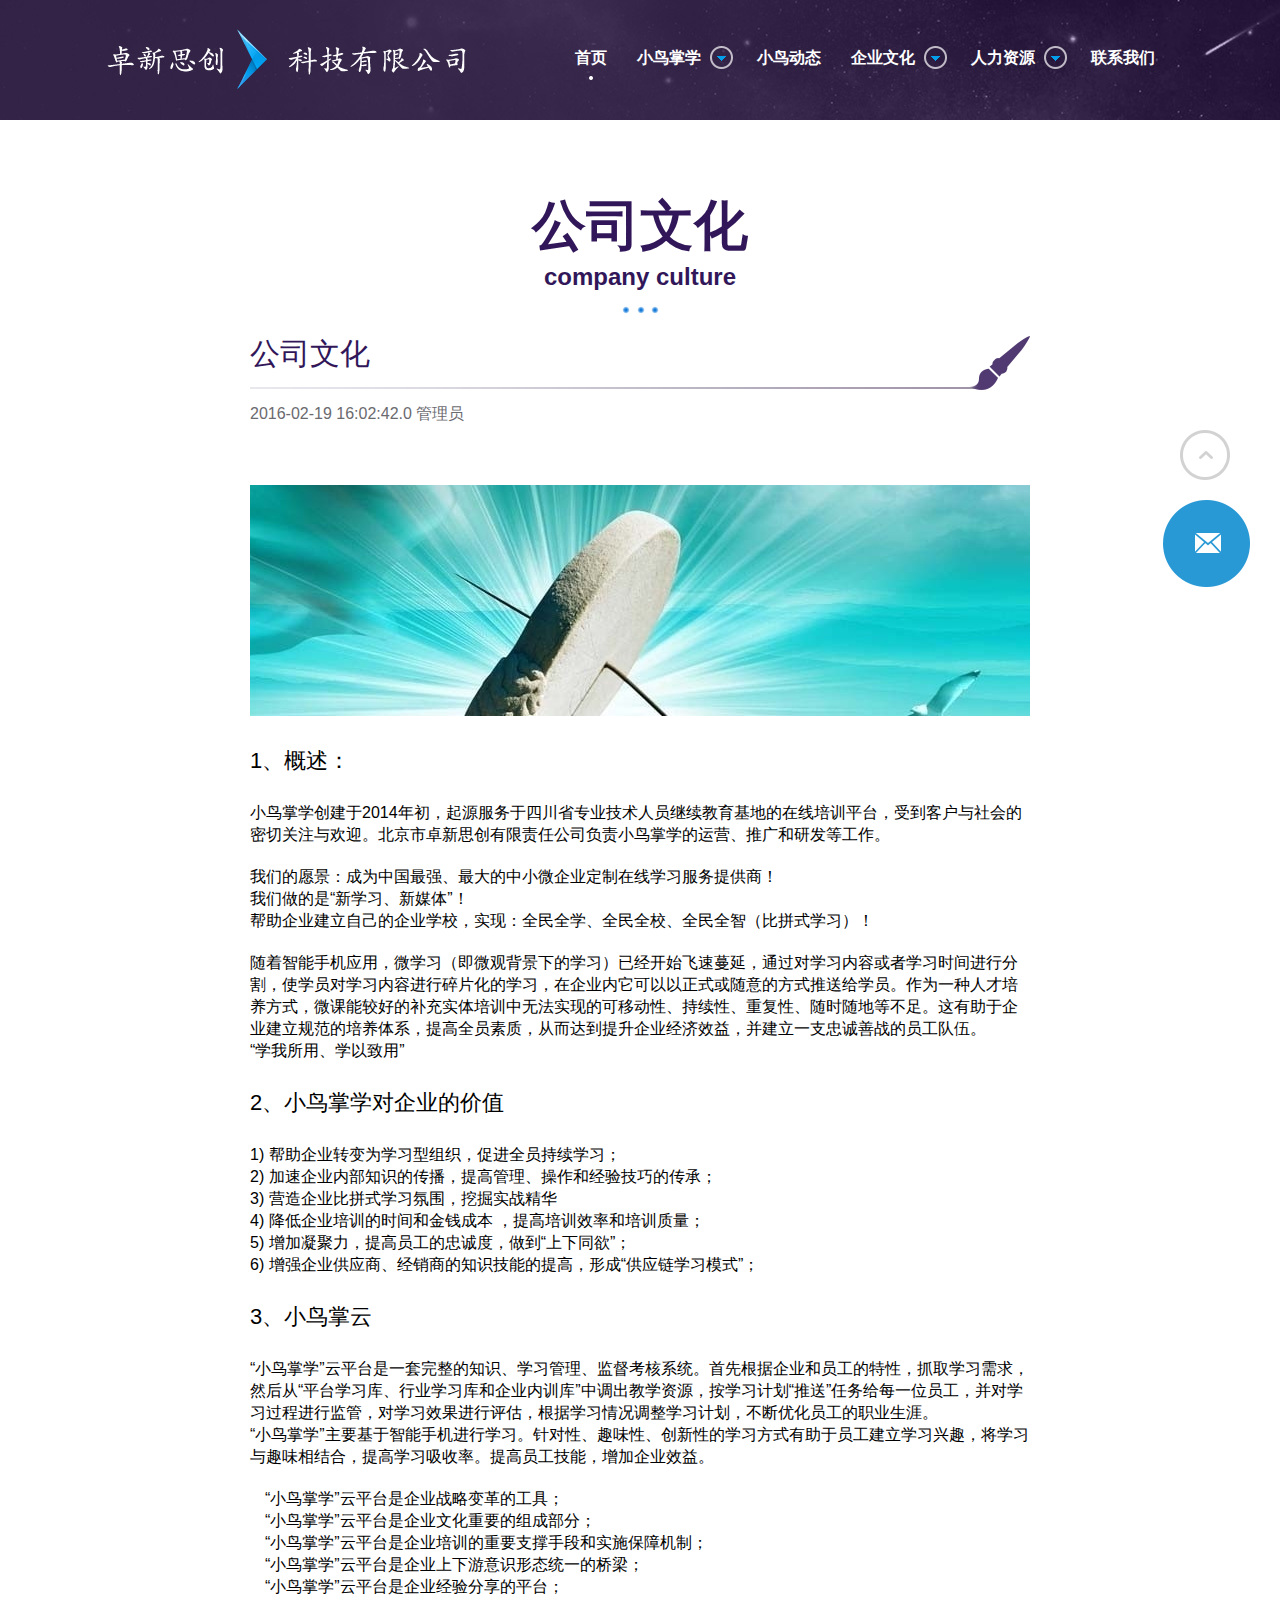
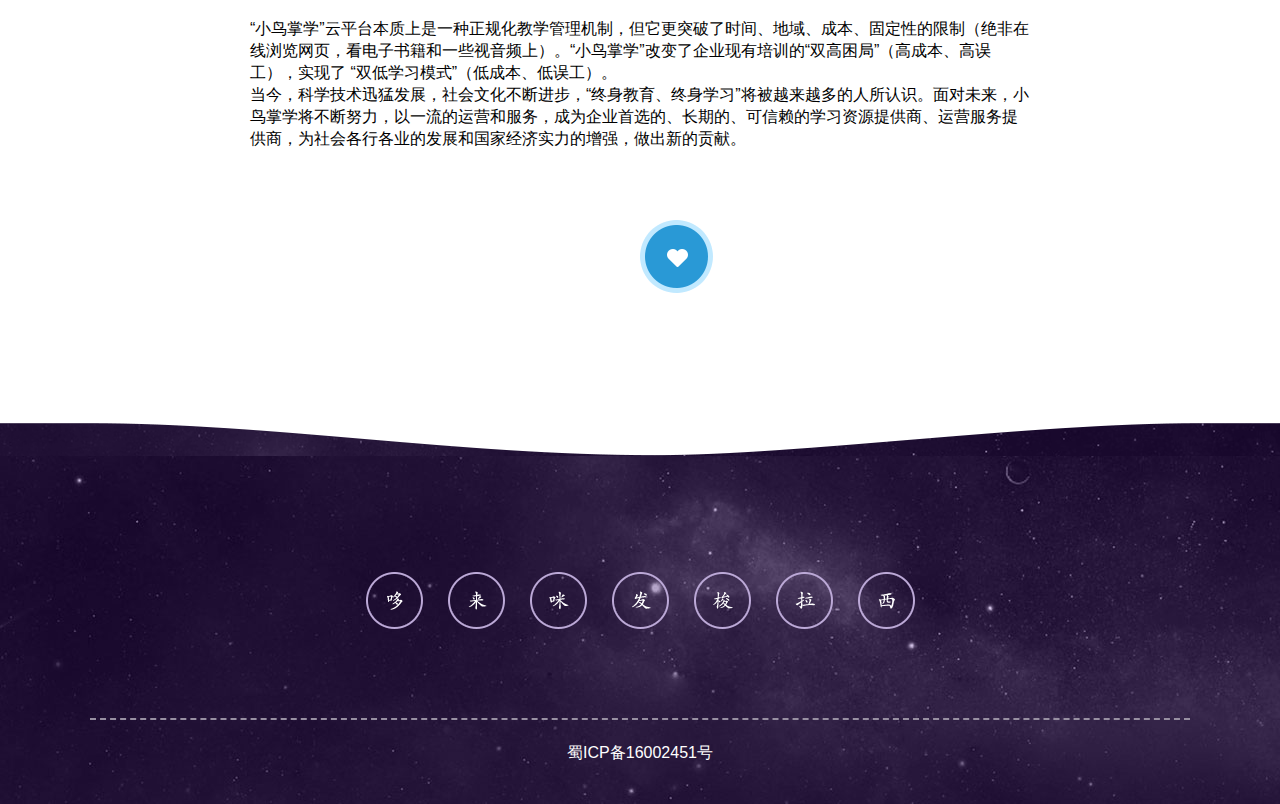
<file: xiaoniao/gongsiwenhua.html>
<!DOCTYPE html>
<html>

	<head>
		<meta charset="UTF-8">
		<title>企业文化</title>
		<link rel="stylesheet" type="text/css" href="css/qiyewenhua.css">
		<link rel="stylesheet" type="text/css" href="css/common.css">
	</head>

	<body>
		<header>
			<nav>
				<img src="images/logo.png">
				<ul>
					<li>
						<a href="index.html">首页</a>
					</li>
					<li class="li-hidden">
						<a href="">小鸟掌学
							<span></span>
						</a>
						<ul>
							<li>
								<a href="">小鸟掌学主页</a>
								<span>&gt;</span>
							</li>
							<li>
								<a href="">小鸟掌学概述</a>
								<span>&gt;</span>
							</li>
							<li>
								<a href="">对企业的价值</a>
								<span>&gt;</span>
							</li>
							<li>
								<a href="">小鸟掌云</a>
								<span>&gt;</span>
							</li>
							<li>
								<a href="">微课联盟</a>
								<span>&gt;</span>
							</li>
							<li>
								<a href="">App下载</a>
								<span>&gt;</span>
							</li>
						</ul>
					</li>
					<li>
						<a href="xiaoiaodongtai.html">小鸟动态</a>
					</li>
					<li class="li-hidden">
						<a href="qiyewenhua.html">企业文化
							<span></span>
						</a>
						<ul>
							<li>
								<a href="qiyewenhua.html">公司理念</a>
								<span>&gt;</span>
							</li>
							<li>
								<a href="gongsiwenhua.html">公司文化</a>
								<span>&gt;</span>
							</li>
							<li>
								<a href="gongsifenwei.html">公司氛围</a>
								<span>&gt;</span>
							</li>
						</ul>
					</li>
					<li class="li-hidden">
						<a href="renliziyuan.html">人力资源
							<span></span>
						</a>
						<ul>
							<li>
								<a href="renliziyuan.html">人才理念</a>
								<span>&gt;</span>
							</li>
							<li>
								<a href="tuanduihezuo.html">团队介绍</a>
								<span>&gt;</span>
							</li>
							<li>
								<a href="zhaopinxinxi.html">招聘信息</a>
								<span>&gt;</span>
							</li>
						</ul>
					</li>
					<li>
						<a href="lianxiwomen.html">联系我们</a>
					</li>
				</ul>
			</nav>
		</header>

		<!-- 内容部分开始 -->
		<div id="content">
			<h1>公司文化</h1>
			<h2>company culture</h2>
			<img src="images/three_points01.png" alt="">
			<div class="con">
				<p>公司文化</p>
				<span></span>
			</div>
			<div class="name">
				<p>
					<span>2016-02-19 16:02:42.0  管理员</span>
				</p>
			</div>
			<!-- 正文部分开始 -->
			<div class="article">
				<img src="images/article_image06.jpg" alt="">
				<div>
					<p>1、概述：</p>
					<p>小鸟掌学创建于2014年初，起源服务于四川省专业技术人员继续教育基地的在线培训平台，受到客户与社会的密切关注与欢迎。北京市卓新思创有限责任公司负责小鸟掌学的运营、推广和研发等工作。</p>
					<p>我们的愿景：成为中国最强、最大的中小微企业定制在线学习服务提供商！<br> 我们做的是“新学习、新媒体”！
						<br> 帮助企业建立自己的企业学校，实现：全民全学、全民全校、全民全智（比拼式学习）！
					</p>
					<p>随着智能手机应用，微学习（即微观背景下的学习）已经开始飞速蔓延，通过对学习内容或者学习时间进行分割，使学员对学习内容进行碎片化的学习，在企业内它可以以正式或随意的方式推送给学员。作为一种人才培养方式，微课能较好的补充实体培训中无法实现的可移动性、持续性、重复性、随时随地等不足。这有助于企业建立规范的培养体系，提高全员素质，从而达到提升企业经济效益，并建立一支忠诚善战的员工队伍。<br> “学我所用、学以致用”
					</p>
					<p>2、小鸟掌学对企业的价值</p>
					<p> 1) 帮助企业转变为学习型组织，促进全员持续学习；<br> 
						2) 加速企业内部知识的传播，提高管理、操作和经验技巧的传承；<br> 
						3) 营造企业比拼式学习氛围，挖掘实战精华<br>
						4) 降低企业培训的时间和金钱成本 ，提高培训效率和培训质量；<br> 
						5) 增加凝聚力，提高员工的忠诚度，做到“上下同欲”；<br> 
						6) 增强企业供应商、经销商的知识技能的提高，形成“供应链学习模式”；
					</p>
					<p>3、小鸟掌云</p>
					<p>“小鸟掌学”云平台是一套完整的知识、学习管理、监督考核系统。首先根据企业和员工的特性，抓取学习需求，然后从“平台学习库、行业学习库和企业内训库”中调出教学资源，按学习计划“推送”任务给每一位员工，并对学习过程进行监管，对学习效果进行评估，根据学习情况调整学习计划，不断优化员工的职业生涯。<br> “小鸟掌学”主要基于智能手机进行学习。针对性、趣味性、创新性的学习方式有助于员工建立学习兴趣，将学习与趣味相结合，提高学习吸收率。提高员工技能，增加企业效益。
					</p>
					<p>“小鸟掌学”云平台是企业战略变革的工具；<br> “小鸟掌学”云平台是企业文化重要的组成部分；
						<br> “小鸟掌学”云平台是企业培训的重要支撑手段和实施保障机制；
						<br> “小鸟掌学”云平台是企业上下游意识形态统一的桥梁；
						<br> “小鸟掌学”云平台是企业经验分享的平台；
					</p>
					<p>“小鸟掌学”云平台本质上是一种正规化教学管理机制，但它更突破了时间、地域、成本、固定性的限制（绝非在线浏览网页，看电子书籍和一些视音频上）。“小鸟掌学”改变了企业现有培训的“双高困局”（高成本、高误工），实现了 “双低学习模式”（低成本、低误工）。<br> 当今，科学技术迅猛发展，社会文化不断进步，“终身教育、终身学习”将被越来越多的人所认识。面对未来，小鸟掌学将不断努力，以一流的运营和服务，成为企业首选的、长期的、可信赖的学习资源提供商、运营服务提供商，为社会各行各业的发展和国家经济实力的增强，做出新的贡献。
					</p>
					<div class="like">
						<div></div>
						<div>喜欢（20）</div>
					</div>
				</div>
			</div>
			<!-- 正文部分结束 -->
		</div>
		<div class="footer-img"></div>
		<!-- 内容部分结束 -->

		<div id="footer">
			<div class="footer_wrap">
				<div class="footer">
					<div class="footer-span">
						<span style="background-image:url(images/yinyue_duo.png)"></span>
						<span style="background-image:url(images/yinyue_lai.png)"></span>
						<span style="background-image:url(images/yinyue_mi.png)"></span>
						<span style="background-image:url(images/yinyue_fa.png)"></span>
						<span style="background-image:url(images/yinyue_suo.png)"></span>
						<span style="background-image:url(images/yinyue_la.png)"></span>
						<span style="background-image:url(images/yinyue_xi.png)"></span>
					</div>
					<div class="shenmin" id="beiaishenmin">蜀ICP备16002451号</div>
				</div>
			</div>
		</div>
		<!--返回顶部-->
		<div id="ding">
			<a href="#">
				<div></div>
			</a>
			<div>
				<div></div>
			</div>
		</div>
	</body>

</html>
</file>
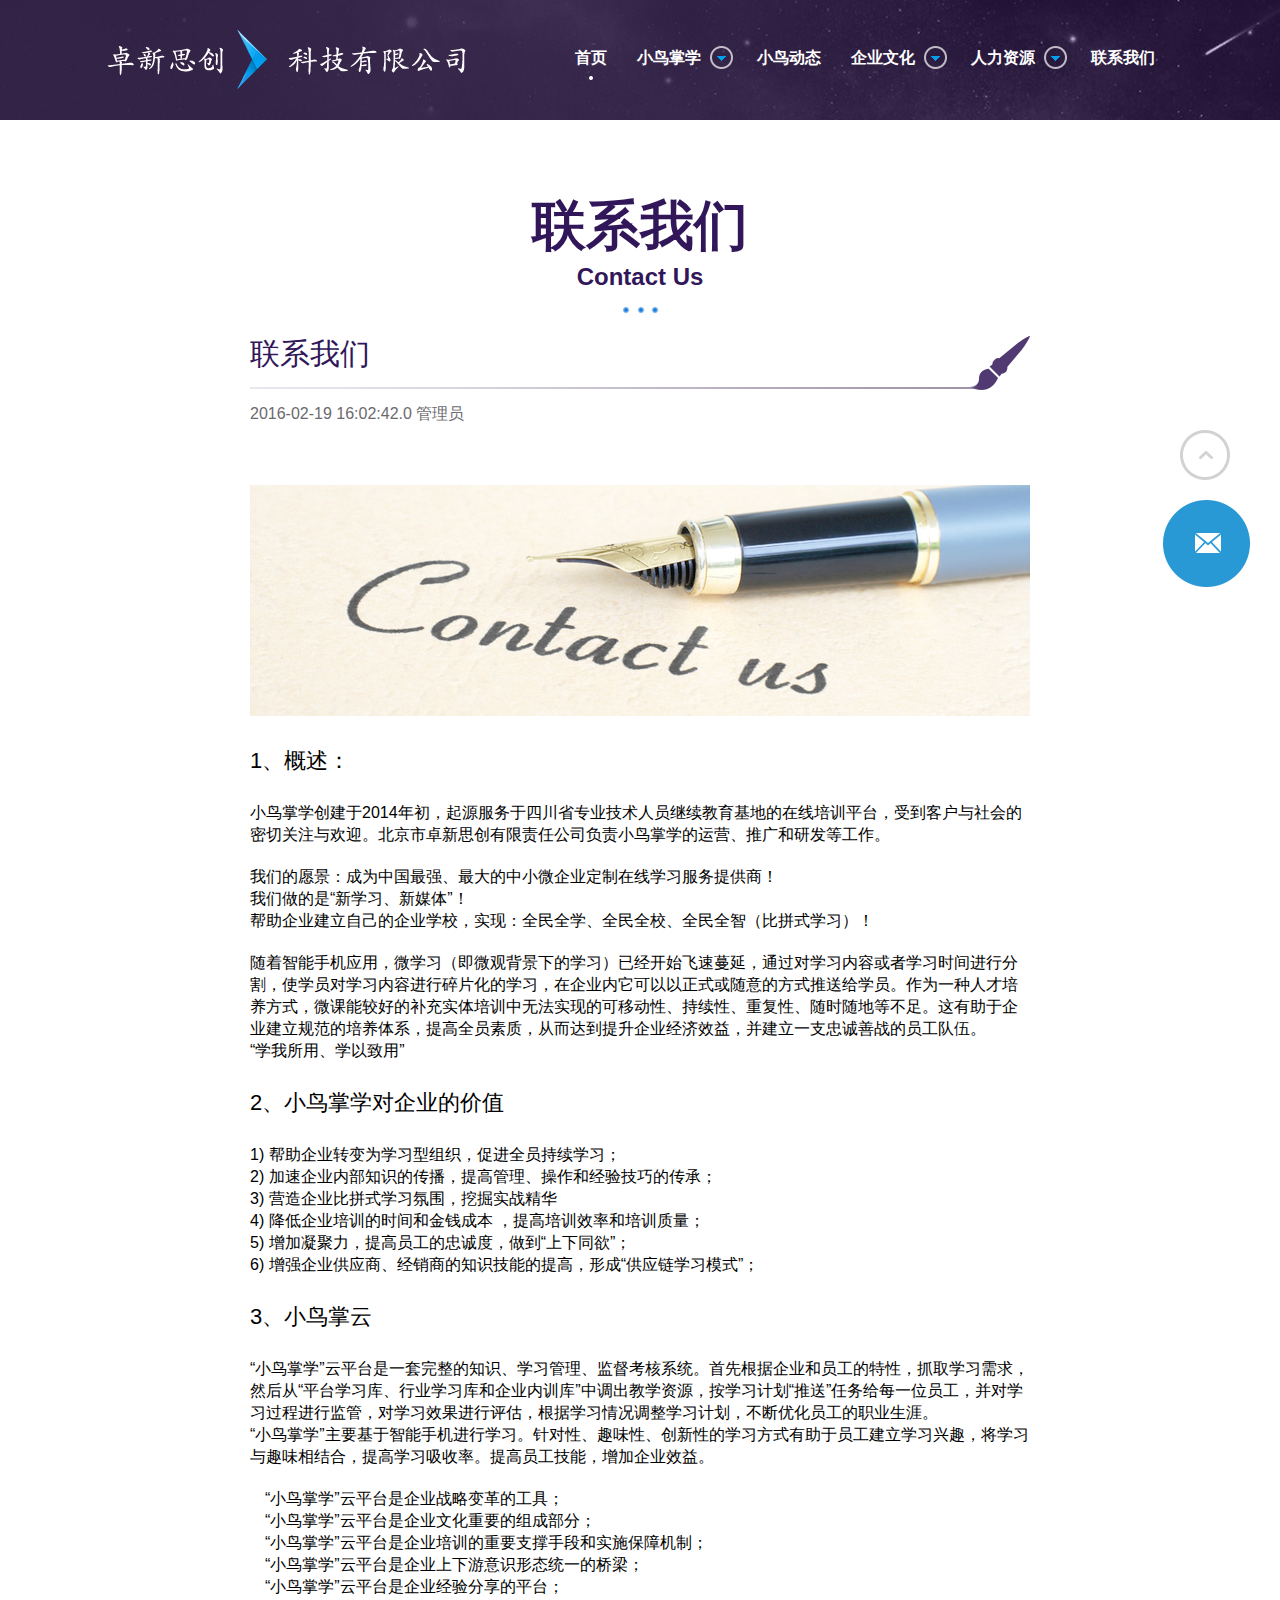
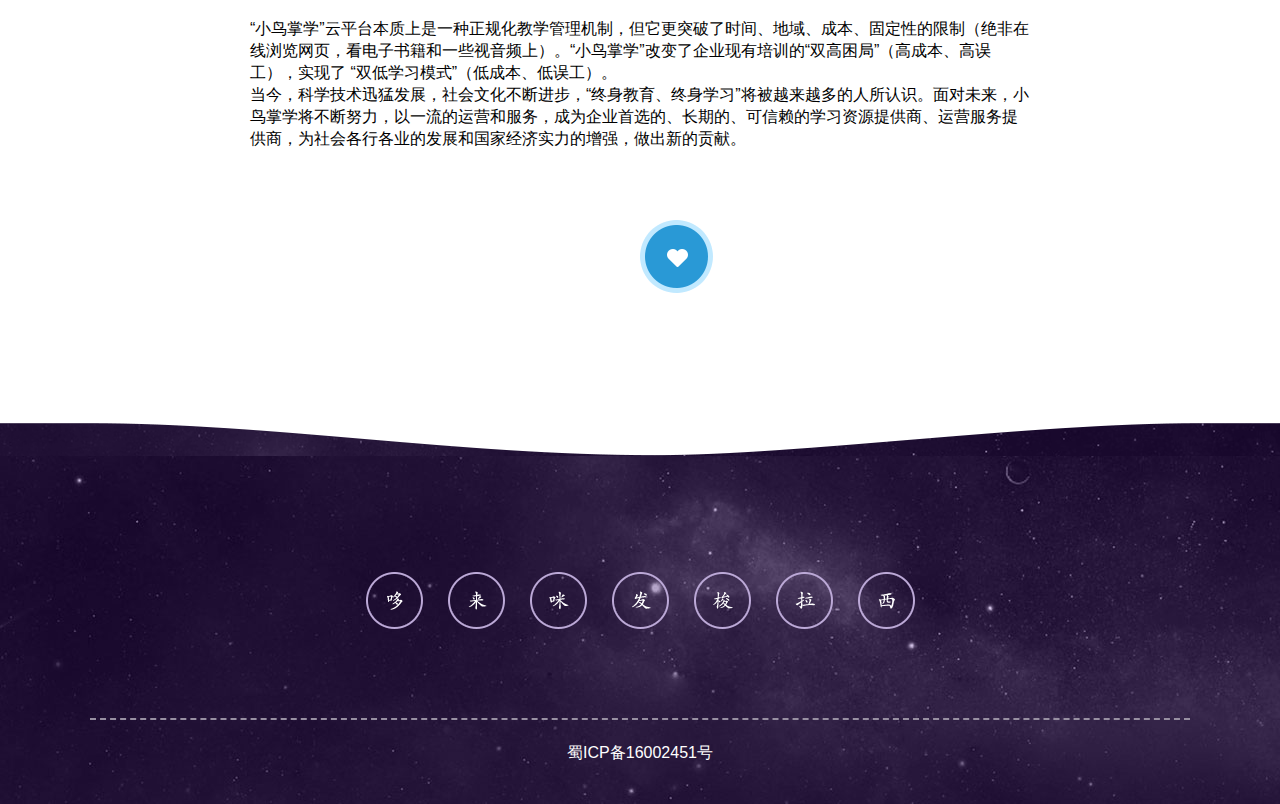
<file: xiaoniao/lianxiwomen.html>
<!DOCTYPE html>
<html>

	<head>
		<meta charset="UTF-8">
		<title>人力资源</title>
		<link rel="stylesheet" type="text/css" href="css/renliziyuan.css">
		<link rel="stylesheet" type="text/css" href="css/common.css">
	</head>

	<body>
		<header>
			<nav>
				<img src="images/logo.png">
				<ul>
					<li>
						<a href="index.html">首页</a>
					</li>
					<li class="li-hidden">
						<a href="">小鸟掌学
							<span></span>
						</a>
						<ul>
							<li>
								<a href="">小鸟掌学主页</a>
								<span>&gt;</span>
							</li>
							<li>
								<a href="">小鸟掌学概述</a>
								<span>&gt;</span>
							</li>
							<li>
								<a href="">对企业的价值</a>
								<span>&gt;</span>
							</li>
							<li>
								<a href="">小鸟掌云</a>
								<span>&gt;</span>
							</li>
							<li>
								<a href="">微课联盟</a>
								<span>&gt;</span>
							</li>
							<li>
								<a href="">App下载</a>
								<span>&gt;</span>
							</li>
						</ul>

					</li>

					<li>
						<a href="xiaoiaodongtai.html">小鸟动态

						</a>
					</li>

					<li class="li-hidden">
						<a href="qiyewenhua.html">企业文化
							<span></span>
						</a>
						<ul>
							<li>
								<a href="qiyewenhua.html">公司理念</a>
								<span>&gt;</span>
							</li>
							<li>
								<a href="gongsiwenhua.html">公司文化</a>
								<span>&gt;</span>
							</li>
							<li>
								<a href="gongsifenwei.html">公司氛围</a>
								<span>&gt;</span>
							</li>

						</ul>

					</li>
					<li class="li-hidden">
						<a href="renliziyuan.html">人力资源
							<span></span>
						</a>
						<ul>
							<li>
								<a href="renliziyuan.html">人才理念</a>
								<span>&gt;</span>
							</li>
							<li>
								<a href="tuanduihezuo.html">团队介绍</a>
								<span>&gt;</span>
							</li>
							<li>
								<a href="zhaopinxinxi.html">招聘信息</a>
								<span>&gt;</span>
							</li>

						</ul>

					</li>
					<li>
						<a href="lianxiwomen.html">联系我们

						</a>
					</li>
				</ul>
			</nav>
		</header>
		<!-- 内容部分开始 -->
		<div id="content">
			<h1>联系我们</h1>
			<h2>Contact Us</h2>
			<img src="images/three_points01.png" alt="">
			<div class="con">
				<p>联系我们</p>
				<span></span>
			</div>
			<div class="name">
				<p>
					<span>2016-02-19 16:02:42.0  管理员</span>
				</p>
			</div>
			<!-- 正文部分开始 -->
			<div class="article">
				<img src="images/article_image11.jpg" alt="">
				<div>
					<p>1、概述：</p>
					<p>小鸟掌学创建于2014年初，起源服务于四川省专业技术人员继续教育基地的在线培训平台，受到客户与社会的密切关注与欢迎。北京市卓新思创有限责任公司负责小鸟掌学的运营、推广和研发等工作。</p>
					<p>我们的愿景：成为中国最强、最大的中小微企业定制在线学习服务提供商！<br> 我们做的是“新学习、新媒体”！
						<br> 帮助企业建立自己的企业学校，实现：全民全学、全民全校、全民全智（比拼式学习）！
					</p>
					<p>随着智能手机应用，微学习（即微观背景下的学习）已经开始飞速蔓延，通过对学习内容或者学习时间进行分割，使学员对学习内容进行碎片化的学习，在企业内它可以以正式或随意的方式推送给学员。作为一种人才培养方式，微课能较好的补充实体培训中无法实现的可移动性、持续性、重复性、随时随地等不足。这有助于企业建立规范的培养体系，提高全员素质，从而达到提升企业经济效益，并建立一支忠诚善战的员工队伍。<br> “学我所用、学以致用”
					</p>
					<p>2、小鸟掌学对企业的价值</p>
					<p>1) 帮助企业转变为学习型组织，促进全员持续学习；<br> 2) 加速企业内部知识的传播，提高管理、操作和经验技巧的传承；<br> 3) 营造企业比拼式学习氛围，挖掘实战精华<br> 4) 降低企业培训的时间和金钱成本 ，提高培训效率和培训质量；<br> 5) 增加凝聚力，提高员工的忠诚度，做到“上下同欲”；<br> 6) 增强企业供应商、经销商的知识技能的提高，形成“供应链学习模式”；
					</p>
					<p>3、小鸟掌云</p>
					<p>“小鸟掌学”云平台是一套完整的知识、学习管理、监督考核系统。首先根据企业和员工的特性，抓取学习需求，然后从“平台学习库、行业学习库和企业内训库”中调出教学资源，按学习计划“推送”任务给每一位员工，并对学习过程进行监管，对学习效果进行评估，根据学习情况调整学习计划，不断优化员工的职业生涯。<br> “小鸟掌学”主要基于智能手机进行学习。针对性、趣味性、创新性的学习方式有助于员工建立学习兴趣，将学习与趣味相结合，提高学习吸收率。提高员工技能，增加企业效益。
					</p>
					<p>“小鸟掌学”云平台是企业战略变革的工具；<br> “小鸟掌学”云平台是企业文化重要的组成部分；
						<br> “小鸟掌学”云平台是企业培训的重要支撑手段和实施保障机制；
						<br> “小鸟掌学”云平台是企业上下游意识形态统一的桥梁；
						<br> “小鸟掌学”云平台是企业经验分享的平台；
					</p>
					<p>“小鸟掌学”云平台本质上是一种正规化教学管理机制，但它更突破了时间、地域、成本、固定性的限制（绝非在线浏览网页，看电子书籍和一些视音频上）。“小鸟掌学”改变了企业现有培训的“双高困局”（高成本、高误工），实现了 “双低学习模式”（低成本、低误工）。<br> 当今，科学技术迅猛发展，社会文化不断进步，“终身教育、终身学习”将被越来越多的人所认识。面对未来，小鸟掌学将不断努力，以一流的运营和服务，成为企业首选的、长期的、可信赖的学习资源提供商、运营服务提供商，为社会各行各业的发展和国家经济实力的增强，做出新的贡献。
					</p>
					<div class="like">
						<div></div>
						<div>喜欢（20）</div>
					</div>
				</div>
			</div>
			<!-- 正文部分结束 -->
		</div>
		<div class="footer-img"></div>
		<!-- 内容部分结束 -->

		<div id="footer">
			<div class="footer_wrap">
				<div class="footer">
					<div class="footer-span">
						<span style="background-image:url(images/yinyue_duo.png)"></span>
						<span style="background-image:url(images/yinyue_lai.png)"></span>
						<span style="background-image:url(images/yinyue_mi.png)"></span>
						<span style="background-image:url(images/yinyue_fa.png)"></span>
						<span style="background-image:url(images/yinyue_suo.png)"></span>
						<span style="background-image:url(images/yinyue_la.png)"></span>
						<span style="background-image:url(images/yinyue_xi.png)"></span>
					</div>
					<div class="shenmin" id="beiaishenmin">蜀ICP备16002451号</div>
				</div>
			</div>
		</div>
		<!--返回顶部-->
		<div id="ding">
			<a href="#">
				<div></div>
			</a>
			<div>
				<div></div>
			</div>
		</div>
	</body>

</html>
</file>
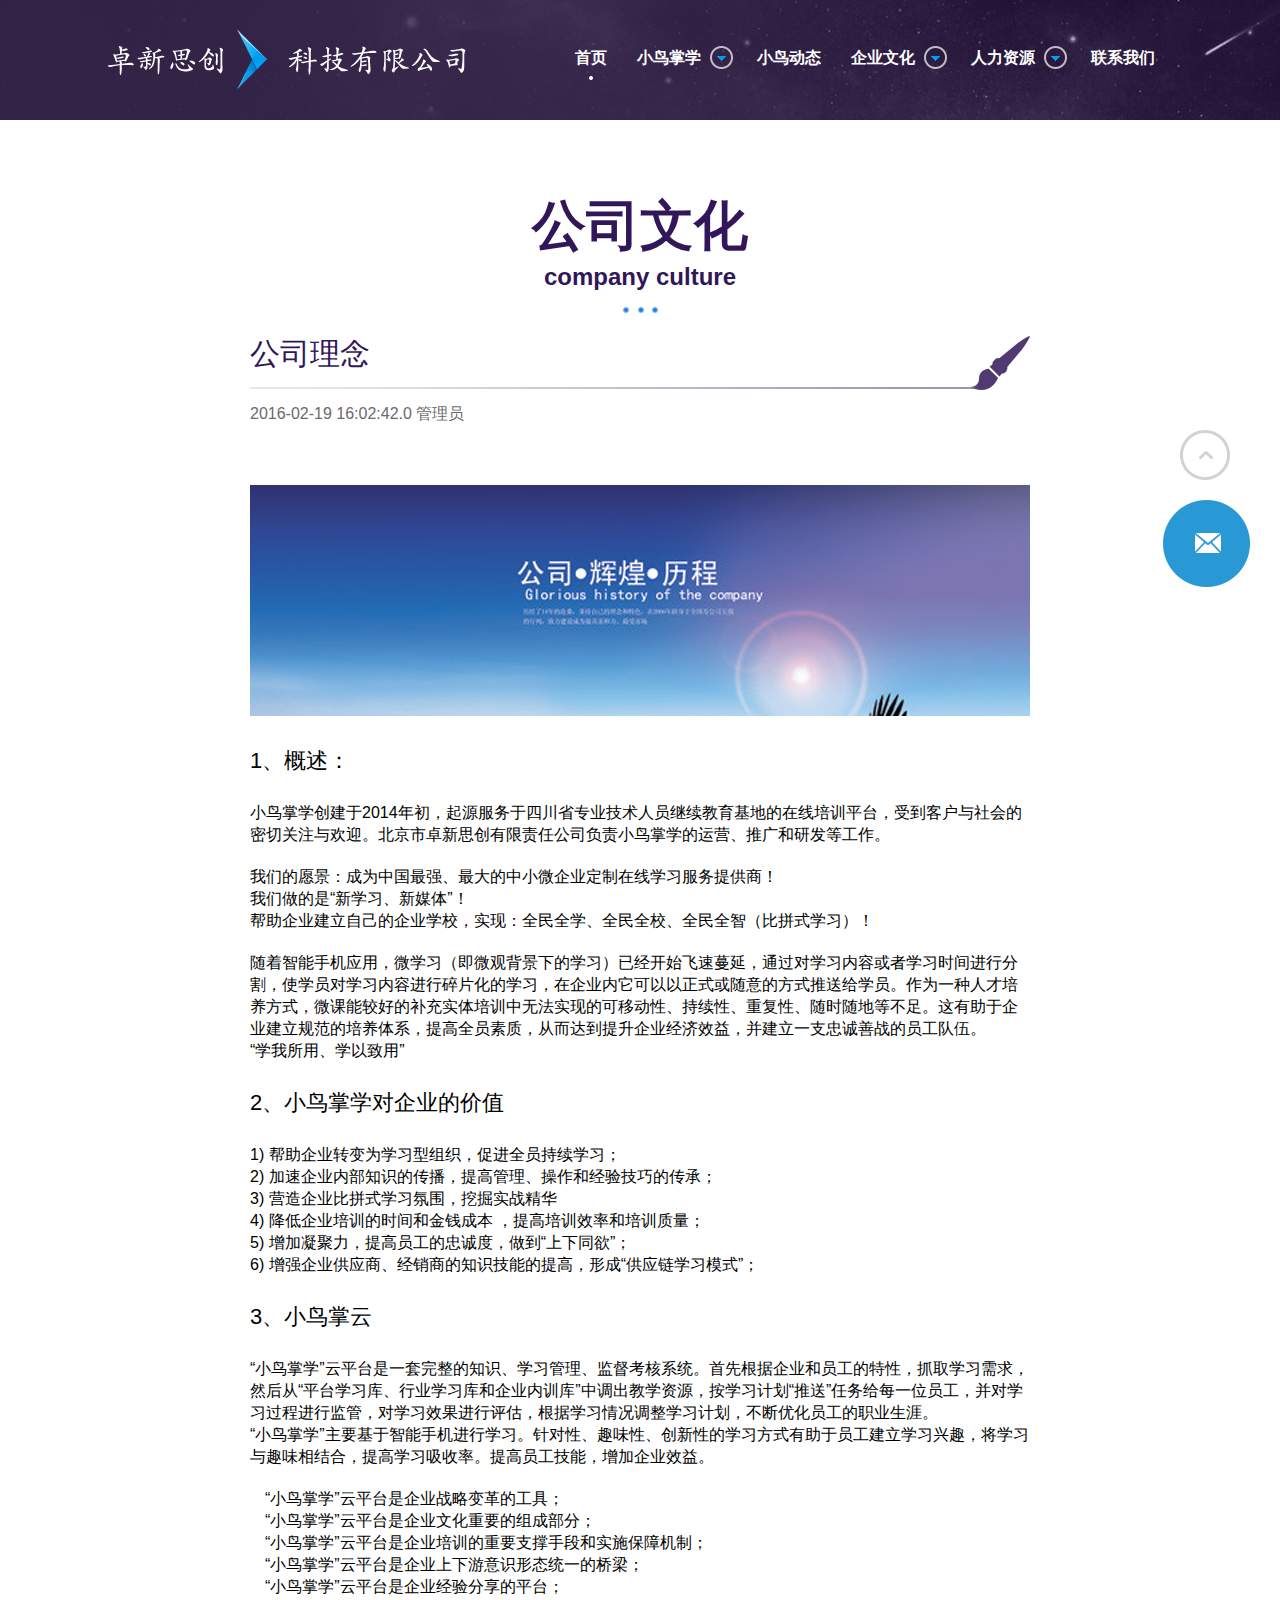
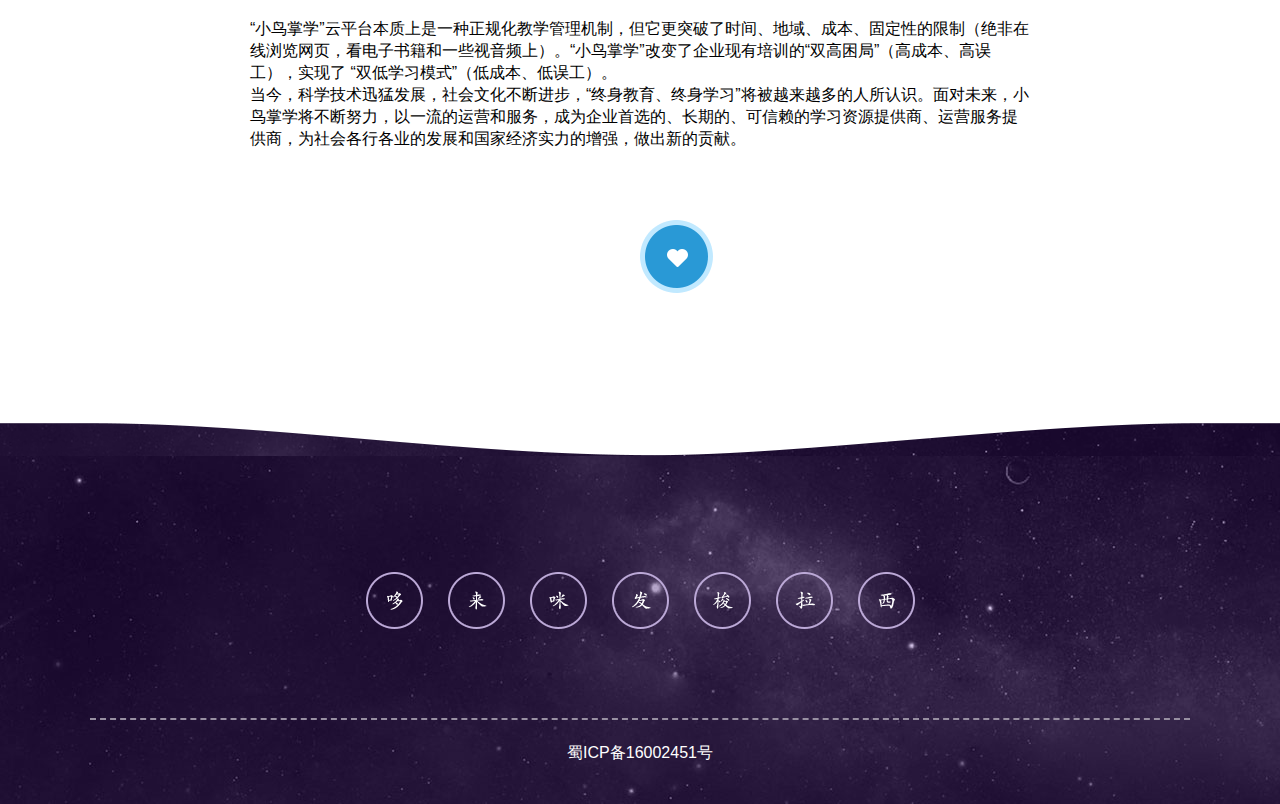
<file: xiaoniao/qiyewenhua.html>
<!DOCTYPE html>
<html>

	<head>
		<meta charset="UTF-8">
		<title>企业文化</title>
		<link rel="stylesheet" type="text/css" href="css/qiyewenhua.css">
		<link rel="stylesheet" type="text/css" href="css/common.css">
	</head>

	<body>
		<header>
			<nav>
				<img src="images/logo.png">
				<ul>
					<li>
						<a href="index.html">首页</a>
					</li>
					<li class="li-hidden">
						<a href="">小鸟掌学
							<span></span>
						</a>
						<ul>
							<li>
								<a href="">小鸟掌学主页</a>
								<span>&gt;</span>
							</li>
							<li>
								<a href="">小鸟掌学概述</a>
								<span>&gt;</span>
							</li>
							<li>
								<a href="">对企业的价值</a>
								<span>&gt;</span>
							</li>
							<li>
								<a href="">小鸟掌云</a>
								<span>&gt;</span>
							</li>
							<li>
								<a href="">微课联盟</a>
								<span>&gt;</span>
							</li>
							<li>
								<a href="">App下载</a>
								<span>&gt;</span>
							</li>
						</ul>

					</li>

					<li>
						<a href="xiaoiaodongtai.html">小鸟动态

						</a>
					</li>

					<li class="li-hidden">
						<a href="qiyewenhua.html">企业文化
							<span></span>
						</a>
						<ul>
							<li>
								<a href="qiyewenhua.html">公司理念</a>
								<span>&gt;</span>
							</li>
							<li>
								<a href="gongsiwenhua.html">公司文化</a>
								<span>&gt;</span>
							</li>
							<li>
								<a href="gongsifenwei.html">公司氛围</a>
								<span>&gt;</span>
							</li>

						</ul>

					</li>
					<li class="li-hidden">
						<a href="renliziyuan.html">人力资源
							<span></span>
						</a>
						<ul>
							<li>
								<a href="renliziyuan.html">人才理念</a>
								<span>&gt;</span>
							</li>
							<li>
								<a href="tuanduihezuo.html">团队介绍</a>
								<span>&gt;</span>
							</li>
							<li>
								<a href="zhaopinxinxi.html">招聘信息</a>
								<span>&gt;</span>
							</li>

						</ul>

					</li>
					<li>
						<a href="lianxiwomen.html">联系我们

						</a>
					</li>
				</ul>
			</nav>
		</header>


		<!-- 内容部分开始 -->
		<div id="content">
			<h1>公司文化</h1>
			<h2>company culture</h2>
			<img src="images/three_points01.png" alt="">
			<div class="con">
				<p>公司理念</p>
				<span></span>
			</div>
			<div class="name">
				<p>
					<span>2016-02-19 16:02:42.0  管理员</span>
				</p>
			</div>
			<!-- 正文部分开始 -->
			<div class="article">
				<img src="images/article_image05.jpg" alt="">
				<div>
					<p>1、概述：</p>
					<p>小鸟掌学创建于2014年初，起源服务于四川省专业技术人员继续教育基地的在线培训平台，受到客户与社会的密切关注与欢迎。北京市卓新思创有限责任公司负责小鸟掌学的运营、推广和研发等工作。</p>
					<p>我们的愿景：成为中国最强、最大的中小微企业定制在线学习服务提供商！<br> 我们做的是“新学习、新媒体”！
						<br> 帮助企业建立自己的企业学校，实现：全民全学、全民全校、全民全智（比拼式学习）！
					</p>
					<p>随着智能手机应用，微学习（即微观背景下的学习）已经开始飞速蔓延，通过对学习内容或者学习时间进行分割，使学员对学习内容进行碎片化的学习，在企业内它可以以正式或随意的方式推送给学员。作为一种人才培养方式，微课能较好的补充实体培训中无法实现的可移动性、持续性、重复性、随时随地等不足。这有助于企业建立规范的培养体系，提高全员素质，从而达到提升企业经济效益，并建立一支忠诚善战的员工队伍。<br> “学我所用、学以致用”
					</p>
					<p>2、小鸟掌学对企业的价值</p>
					<p>1) 帮助企业转变为学习型组织，促进全员持续学习；<br> 2) 加速企业内部知识的传播，提高管理、操作和经验技巧的传承；<br> 3) 营造企业比拼式学习氛围，挖掘实战精华<br> 4) 降低企业培训的时间和金钱成本 ，提高培训效率和培训质量；<br> 5) 增加凝聚力，提高员工的忠诚度，做到“上下同欲”；<br> 6) 增强企业供应商、经销商的知识技能的提高，形成“供应链学习模式”；
					</p>
					<p>3、小鸟掌云</p>
					<p>“小鸟掌学”云平台是一套完整的知识、学习管理、监督考核系统。首先根据企业和员工的特性，抓取学习需求，然后从“平台学习库、行业学习库和企业内训库”中调出教学资源，按学习计划“推送”任务给每一位员工，并对学习过程进行监管，对学习效果进行评估，根据学习情况调整学习计划，不断优化员工的职业生涯。<br> “小鸟掌学”主要基于智能手机进行学习。针对性、趣味性、创新性的学习方式有助于员工建立学习兴趣，将学习与趣味相结合，提高学习吸收率。提高员工技能，增加企业效益。
					</p>
					<p>“小鸟掌学”云平台是企业战略变革的工具；<br> “小鸟掌学”云平台是企业文化重要的组成部分；
						<br> “小鸟掌学”云平台是企业培训的重要支撑手段和实施保障机制；
						<br> “小鸟掌学”云平台是企业上下游意识形态统一的桥梁；
						<br> “小鸟掌学”云平台是企业经验分享的平台；
					</p>
					<p>“小鸟掌学”云平台本质上是一种正规化教学管理机制，但它更突破了时间、地域、成本、固定性的限制（绝非在线浏览网页，看电子书籍和一些视音频上）。“小鸟掌学”改变了企业现有培训的“双高困局”（高成本、高误工），实现了 “双低学习模式”（低成本、低误工）。<br> 当今，科学技术迅猛发展，社会文化不断进步，“终身教育、终身学习”将被越来越多的人所认识。面对未来，小鸟掌学将不断努力，以一流的运营和服务，成为企业首选的、长期的、可信赖的学习资源提供商、运营服务提供商，为社会各行各业的发展和国家经济实力的增强，做出新的贡献。
					</p>
					<div class="like">
						<div></div>
						<div>喜欢（20）</div>
					</div>
				</div>
			</div>
			<!-- 正文部分结束 -->
		</div>
		<div class="footer-img"></div>
		<!-- 内容部分结束 -->

		<div id="footer">
			<div class="footer_wrap">
				<div class="footer">
					<div class="footer-span">
						<span style="background-image:url(images/yinyue_duo.png)"></span>
						<span style="background-image:url(images/yinyue_lai.png)"></span>
						<span style="background-image:url(images/yinyue_mi.png)"></span>
						<span style="background-image:url(images/yinyue_fa.png)"></span>
						<span style="background-image:url(images/yinyue_suo.png)"></span>
						<span style="background-image:url(images/yinyue_la.png)"></span>
						<span style="background-image:url(images/yinyue_xi.png)"></span>
					</div>
					<div class="shenmin" id="beiaishenmin">蜀ICP备16002451号</div>
				</div>
			</div>
		</div>
		<!--返回顶部-->
		<div id="ding">
			<a href="#">
				<div></div>
			</a>
			<div>
				<div></div>
			</div>
		</div>
	</body>

</html>
</file>
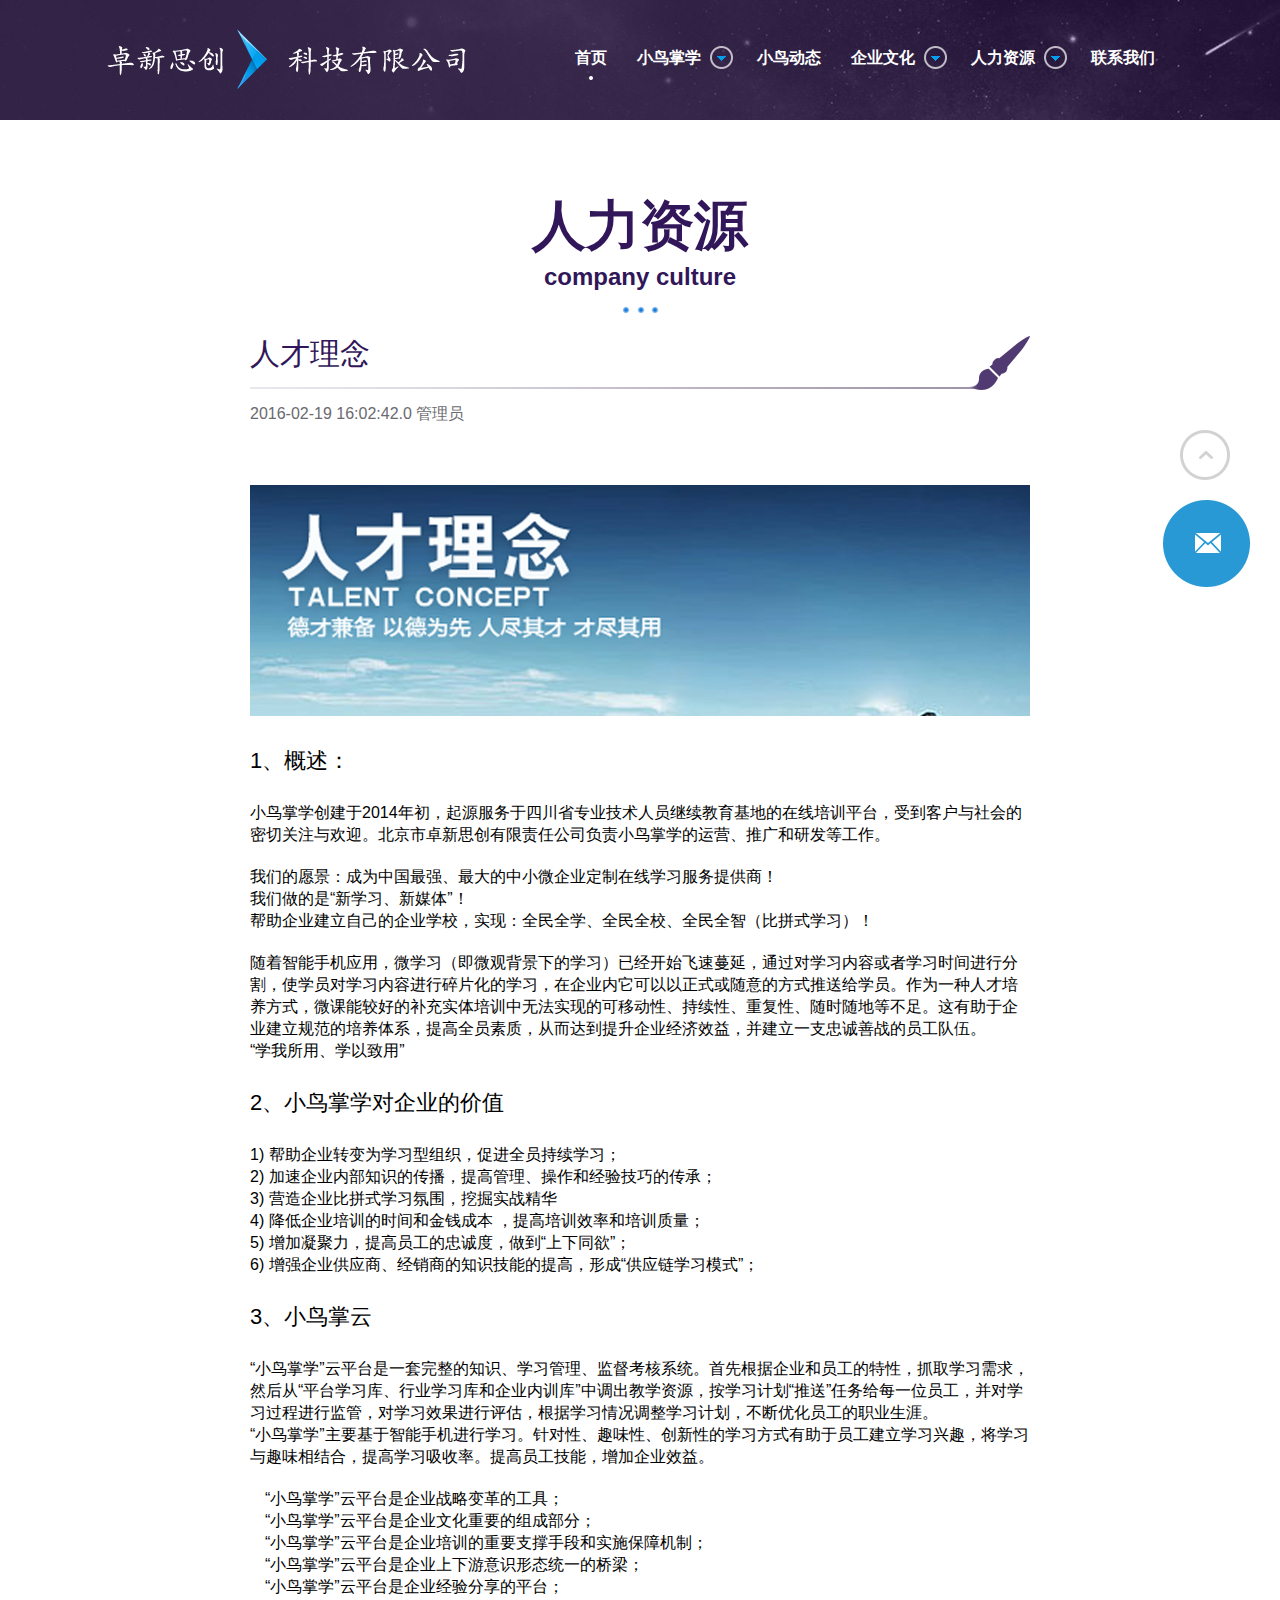
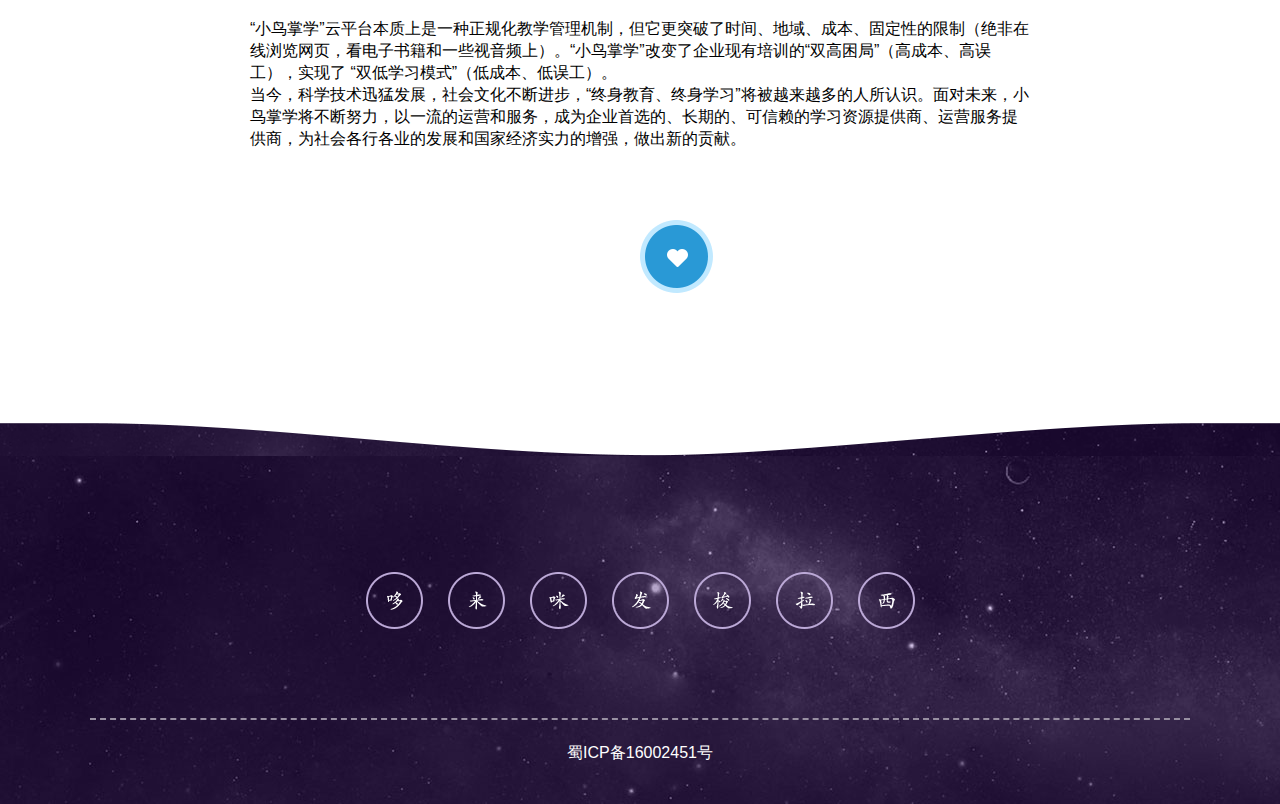
<file: xiaoniao/renliziyuan.html>
<!DOCTYPE html>
<html>

	<head>
		<meta charset="UTF-8">
		<title>人力资源</title>
		<link rel="stylesheet" type="text/css" href="css/renliziyuan.css">
		<link rel="stylesheet" type="text/css" href="css/common.css">
	</head>

	<body>
		<header>
			<nav>
				<img src="images/logo.png">
				<ul>
					<li>
						<a href="index.html">首页</a>
					</li>
					<li class="li-hidden">
						<a href="">小鸟掌学
							<span></span>
						</a>
						<ul>
							<li>
								<a href="">小鸟掌学主页</a>
								<span>&gt;</span>
							</li>
							<li>
								<a href="">小鸟掌学概述</a>
								<span>&gt;</span>
							</li>
							<li>
								<a href="">对企业的价值</a>
								<span>&gt;</span>
							</li>
							<li>
								<a href="">小鸟掌云</a>
								<span>&gt;</span>
							</li>
							<li>
								<a href="">微课联盟</a>
								<span>&gt;</span>
							</li>
							<li>
								<a href="">App下载</a>
								<span>&gt;</span>
							</li>
						</ul>

					</li>

					<li>
						<a href="xiaoiaodongtai.html">小鸟动态

						</a>
					</li>

					<li class="li-hidden">
						<a href="qiyewenhua.html">企业文化
							<span></span>
						</a>
						<ul>
							<li>
								<a href="qiyewenhua.html">公司理念</a>
								<span>&gt;</span>
							</li>
							<li>
								<a href="gongsiwenhua.html">公司文化</a>
								<span>&gt;</span>
							</li>
							<li>
								<a href="gongsifenwei.html">公司氛围</a>
								<span>&gt;</span>
							</li>

						</ul>

					</li>
					<li class="li-hidden">
						<a href="renliziyuan.html">人力资源
							<span></span>
						</a>
						<ul>
							<li>
								<a href="renliziyuan.html">人才理念</a>
								<span>&gt;</span>
							</li>
							<li>
								<a href="tuanduihezuo.html">团队介绍</a>
								<span>&gt;</span>
							</li>
							<li>
								<a href="zhaopinxinxi.html">招聘信息</a>
								<span>&gt;</span>
							</li>

						</ul>

					</li>
					<li>
						<a href="lianxiwomen.html">联系我们

						</a>
					</li>
				</ul>
			</nav>
		</header>

		<!-- 内容部分开始 -->
		<div id="content">
			<h1>人力资源</h1>
			<h2>company culture</h2>
			<img src="images/three_points01.png" alt="">
			<div class="con">
				<p>人才理念</p>
				<span></span>
			</div>
			<div class="name">
				<p>
					<span>2016-02-19 16:02:42.0  管理员</span>
				</p>
			</div>
			<!-- 正文部分开始 -->
			<div class="article">
				<img src="images/article_image08.jpg" alt="">
				<div>
					<p>1、概述：</p>
					<p>小鸟掌学创建于2014年初，起源服务于四川省专业技术人员继续教育基地的在线培训平台，受到客户与社会的密切关注与欢迎。北京市卓新思创有限责任公司负责小鸟掌学的运营、推广和研发等工作。</p>
					<p>我们的愿景：成为中国最强、最大的中小微企业定制在线学习服务提供商！<br> 我们做的是“新学习、新媒体”！
						<br> 帮助企业建立自己的企业学校，实现：全民全学、全民全校、全民全智（比拼式学习）！
					</p>
					<p>随着智能手机应用，微学习（即微观背景下的学习）已经开始飞速蔓延，通过对学习内容或者学习时间进行分割，使学员对学习内容进行碎片化的学习，在企业内它可以以正式或随意的方式推送给学员。作为一种人才培养方式，微课能较好的补充实体培训中无法实现的可移动性、持续性、重复性、随时随地等不足。这有助于企业建立规范的培养体系，提高全员素质，从而达到提升企业经济效益，并建立一支忠诚善战的员工队伍。<br> “学我所用、学以致用”
					</p>
					<p>2、小鸟掌学对企业的价值</p>
					<p>1) 帮助企业转变为学习型组织，促进全员持续学习；<br> 2) 加速企业内部知识的传播，提高管理、操作和经验技巧的传承；<br> 3) 营造企业比拼式学习氛围，挖掘实战精华<br> 4) 降低企业培训的时间和金钱成本 ，提高培训效率和培训质量；<br> 5) 增加凝聚力，提高员工的忠诚度，做到“上下同欲”；<br> 6) 增强企业供应商、经销商的知识技能的提高，形成“供应链学习模式”；
					</p>
					<p>3、小鸟掌云</p>
					<p>“小鸟掌学”云平台是一套完整的知识、学习管理、监督考核系统。首先根据企业和员工的特性，抓取学习需求，然后从“平台学习库、行业学习库和企业内训库”中调出教学资源，按学习计划“推送”任务给每一位员工，并对学习过程进行监管，对学习效果进行评估，根据学习情况调整学习计划，不断优化员工的职业生涯。<br> “小鸟掌学”主要基于智能手机进行学习。针对性、趣味性、创新性的学习方式有助于员工建立学习兴趣，将学习与趣味相结合，提高学习吸收率。提高员工技能，增加企业效益。
					</p>
					<p>“小鸟掌学”云平台是企业战略变革的工具；<br> “小鸟掌学”云平台是企业文化重要的组成部分；
						<br> “小鸟掌学”云平台是企业培训的重要支撑手段和实施保障机制；
						<br> “小鸟掌学”云平台是企业上下游意识形态统一的桥梁；
						<br> “小鸟掌学”云平台是企业经验分享的平台；
					</p>
					<p>“小鸟掌学”云平台本质上是一种正规化教学管理机制，但它更突破了时间、地域、成本、固定性的限制（绝非在线浏览网页，看电子书籍和一些视音频上）。“小鸟掌学”改变了企业现有培训的“双高困局”（高成本、高误工），实现了 “双低学习模式”（低成本、低误工）。<br> 当今，科学技术迅猛发展，社会文化不断进步，“终身教育、终身学习”将被越来越多的人所认识。面对未来，小鸟掌学将不断努力，以一流的运营和服务，成为企业首选的、长期的、可信赖的学习资源提供商、运营服务提供商，为社会各行各业的发展和国家经济实力的增强，做出新的贡献。
					</p>
					<div class="like">
						<div></div>
						<div>喜欢（20）</div>
					</div>
				</div>
			</div>
			<!-- 正文部分结束 -->
		</div>
		<div class="footer-img"></div>
		<!-- 内容部分结束 -->

		<div id="footer">
			<div class="footer_wrap">
				<div class="footer">
					<div class="footer-span">
						<span style="background-image:url(images/yinyue_duo.png)"></span>
						<span style="background-image:url(images/yinyue_lai.png)"></span>
						<span style="background-image:url(images/yinyue_mi.png)"></span>
						<span style="background-image:url(images/yinyue_fa.png)"></span>
						<span style="background-image:url(images/yinyue_suo.png)"></span>
						<span style="background-image:url(images/yinyue_la.png)"></span>
						<span style="background-image:url(images/yinyue_xi.png)"></span>
					</div>
					<div class="shenmin" id="beiaishenmin">蜀ICP备16002451号</div>
				</div>
			</div>
		</div>
		<!--返回顶部-->
		<div id="ding">
			<a href="#">
				<div></div>
			</a>
			<div>
				<div></div>
			</div>
		</div>
	</body>

</html>
</file>
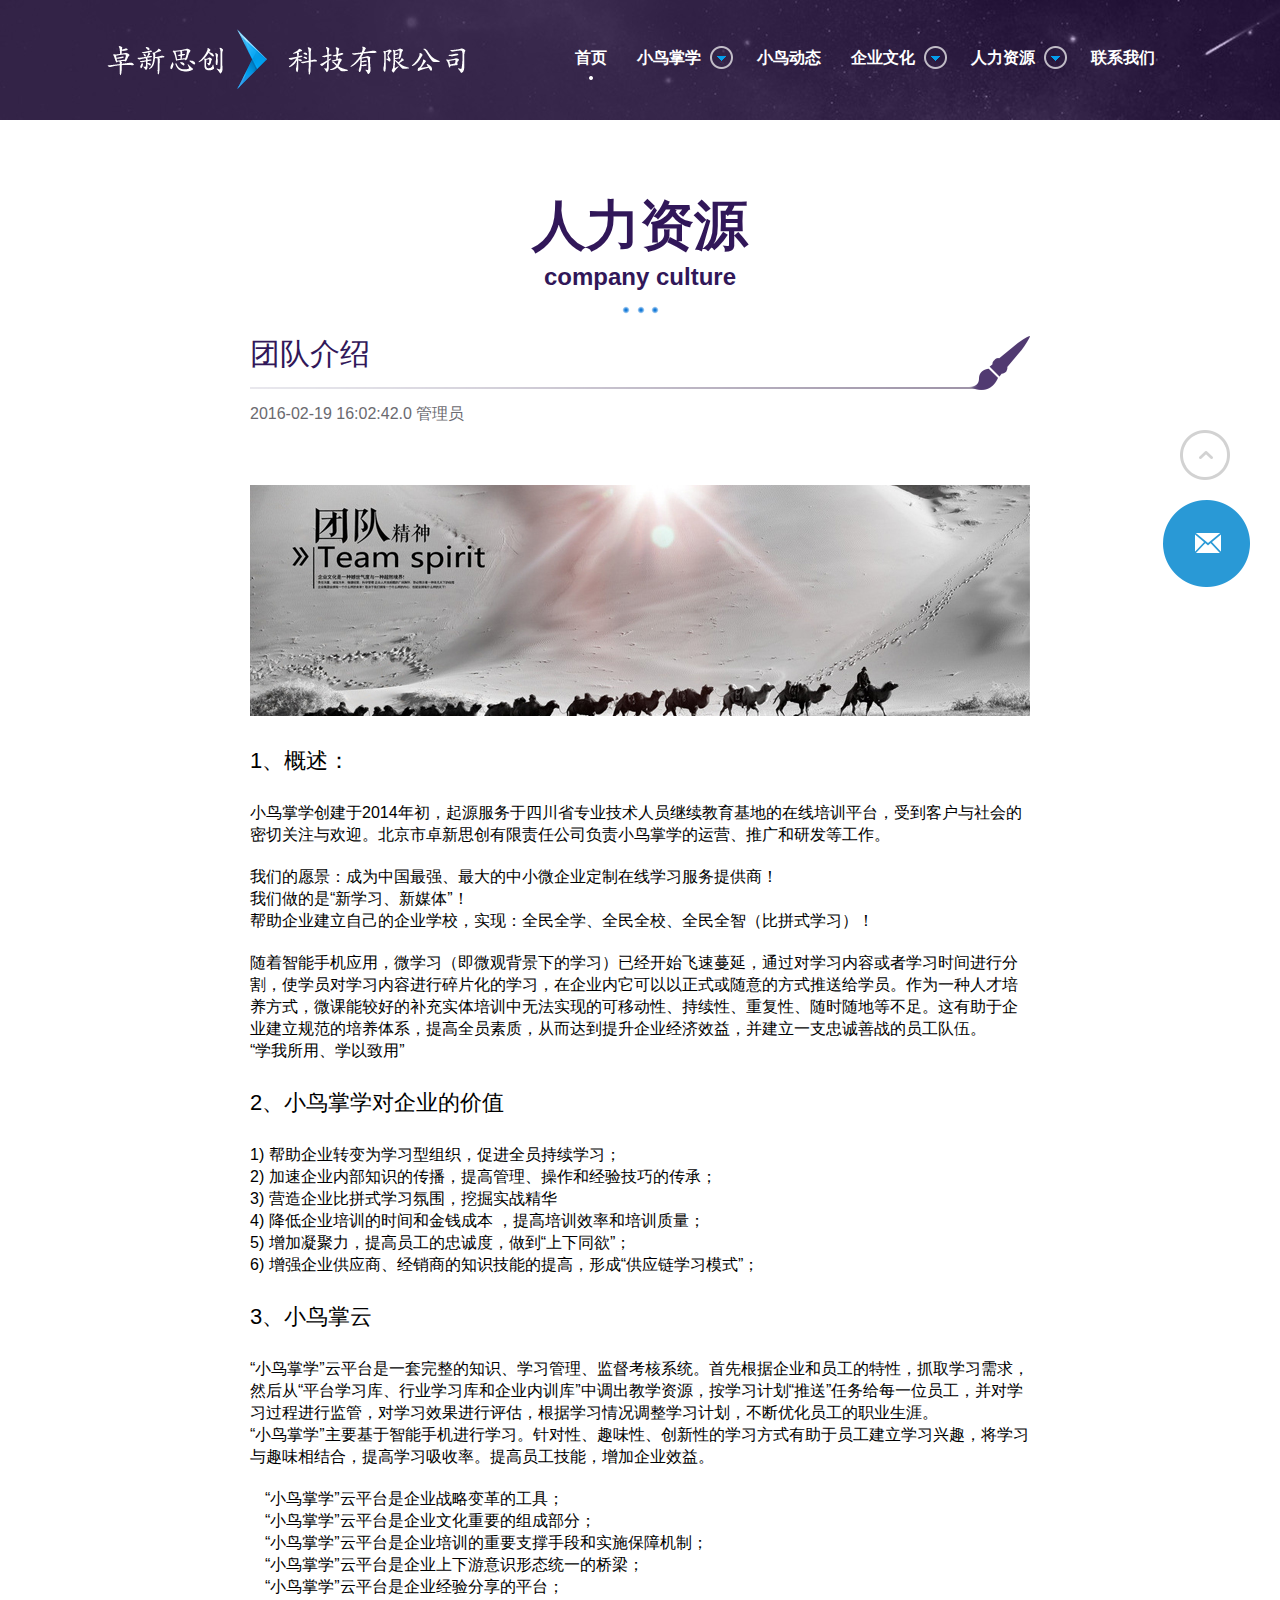
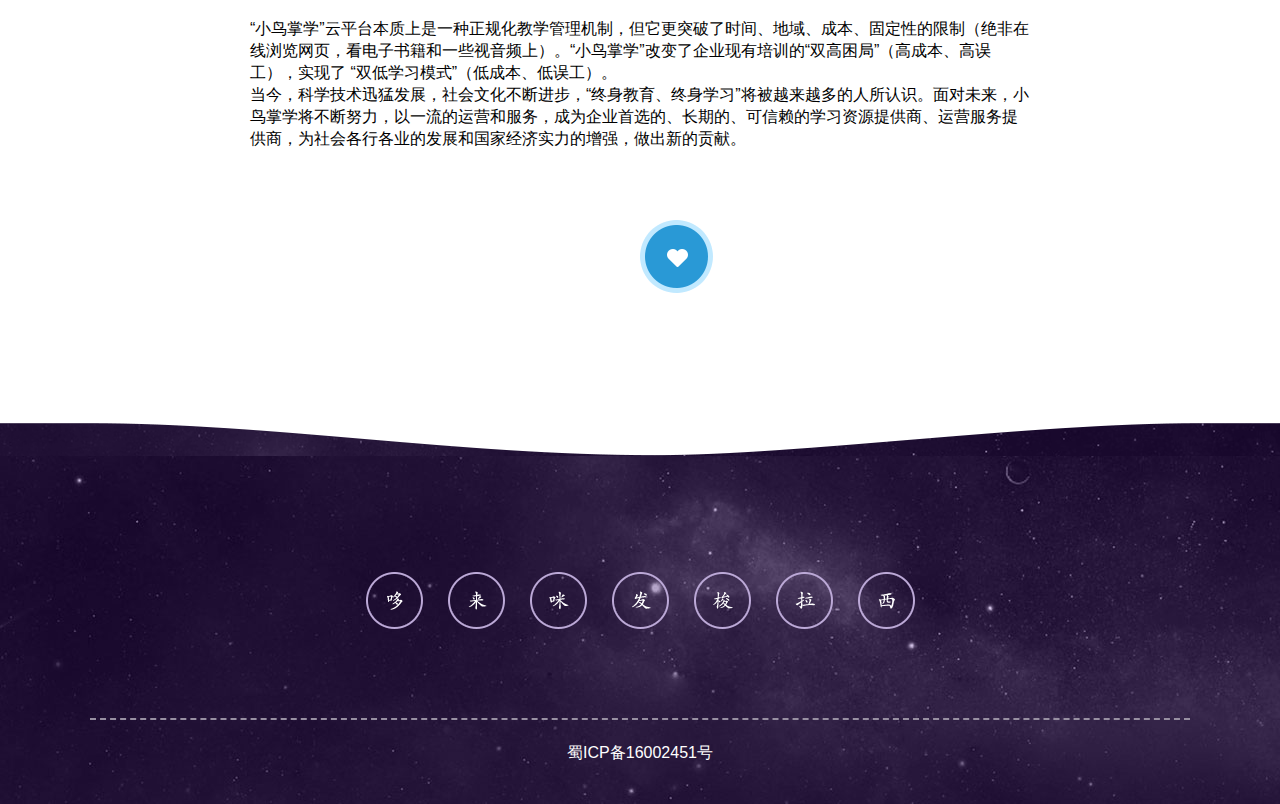
<file: xiaoniao/tuanduihezuo.html>
<!DOCTYPE html>
<html>

	<head>
		<meta charset="UTF-8">
		<title>人力资源</title>
		<link rel="stylesheet" type="text/css" href="css/renliziyuan.css">
		<link rel="stylesheet" type="text/css" href="css/common.css">
	</head>

	<body>
		<header>
			<nav>
				<img src="images/logo.png">
				<ul>
					<li>
						<a href="index.html">首页</a>
					</li>
					<li class="li-hidden">
						<a href="">小鸟掌学
							<span></span>
						</a>
						<ul>
							<li>
								<a href="">小鸟掌学主页</a>
								<span>&gt;</span>
							</li>
							<li>
								<a href="">小鸟掌学概述</a>
								<span>&gt;</span>
							</li>
							<li>
								<a href="">对企业的价值</a>
								<span>&gt;</span>
							</li>
							<li>
								<a href="">小鸟掌云</a>
								<span>&gt;</span>
							</li>
							<li>
								<a href="">微课联盟</a>
								<span>&gt;</span>
							</li>
							<li>
								<a href="">App下载</a>
								<span>&gt;</span>
							</li>
						</ul>

					</li>

					<li>
						<a href="xiaoiaodongtai.html">小鸟动态

						</a>
					</li>

					<li class="li-hidden">
						<a href="qiyewenhua.html">企业文化
							<span></span>
						</a>
						<ul>
							<li>
								<a href="qiyewenhua.html">公司理念</a>
								<span>&gt;</span>
							</li>
							<li>
								<a href="gongsiwenhua.html">公司文化</a>
								<span>&gt;</span>
							</li>
							<li>
								<a href="gongsifenwei.html">公司氛围</a>
								<span>&gt;</span>
							</li>

						</ul>

					</li>
					<li class="li-hidden">
						<a href="renliziyuan.html">人力资源
							<span></span>
						</a>
						<ul>
							<li>
								<a href="renliziyuan.html">人才理念</a>
								<span>&gt;</span>
							</li>
							<li>
								<a href="tuanduihezuo.html">团队介绍</a>
								<span>&gt;</span>
							</li>
							<li>
								<a href="zhaopinxinxi.html">招聘信息</a>
								<span>&gt;</span>
							</li>

						</ul>

					</li>
					<li>
						<a href="lianxiwomen.html">联系我们

						</a>
					</li>
				</ul>
			</nav>
		</header>

		<!-- 内容部分开始 -->
		<div id="content">
			<h1>人力资源</h1>
			<h2>company culture</h2>
			<img src="images/three_points01.png" alt="">
			<div class="con">
				<p>团队介绍</p>
				<span></span>
			</div>
			<div class="name">
				<p>
					<span>2016-02-19 16:02:42.0  管理员</span>
				</p>
			</div>
			<!-- 正文部分开始 -->
			<div class="article">
				<img src="images/article_image09.jpg" alt="">
				<div>
					<p>1、概述：</p>
					<p>小鸟掌学创建于2014年初，起源服务于四川省专业技术人员继续教育基地的在线培训平台，受到客户与社会的密切关注与欢迎。北京市卓新思创有限责任公司负责小鸟掌学的运营、推广和研发等工作。</p>
					<p>我们的愿景：成为中国最强、最大的中小微企业定制在线学习服务提供商！<br> 我们做的是“新学习、新媒体”！
						<br> 帮助企业建立自己的企业学校，实现：全民全学、全民全校、全民全智（比拼式学习）！
					</p>
					<p>随着智能手机应用，微学习（即微观背景下的学习）已经开始飞速蔓延，通过对学习内容或者学习时间进行分割，使学员对学习内容进行碎片化的学习，在企业内它可以以正式或随意的方式推送给学员。作为一种人才培养方式，微课能较好的补充实体培训中无法实现的可移动性、持续性、重复性、随时随地等不足。这有助于企业建立规范的培养体系，提高全员素质，从而达到提升企业经济效益，并建立一支忠诚善战的员工队伍。<br> “学我所用、学以致用”
					</p>
					<p>2、小鸟掌学对企业的价值</p>
					<p>1) 帮助企业转变为学习型组织，促进全员持续学习；<br> 2) 加速企业内部知识的传播，提高管理、操作和经验技巧的传承；<br> 3) 营造企业比拼式学习氛围，挖掘实战精华<br> 4) 降低企业培训的时间和金钱成本 ，提高培训效率和培训质量；<br> 5) 增加凝聚力，提高员工的忠诚度，做到“上下同欲”；<br> 6) 增强企业供应商、经销商的知识技能的提高，形成“供应链学习模式”；
					</p>
					<p>3、小鸟掌云</p>
					<p>“小鸟掌学”云平台是一套完整的知识、学习管理、监督考核系统。首先根据企业和员工的特性，抓取学习需求，然后从“平台学习库、行业学习库和企业内训库”中调出教学资源，按学习计划“推送”任务给每一位员工，并对学习过程进行监管，对学习效果进行评估，根据学习情况调整学习计划，不断优化员工的职业生涯。<br> “小鸟掌学”主要基于智能手机进行学习。针对性、趣味性、创新性的学习方式有助于员工建立学习兴趣，将学习与趣味相结合，提高学习吸收率。提高员工技能，增加企业效益。
					</p>
					<p>“小鸟掌学”云平台是企业战略变革的工具；<br> “小鸟掌学”云平台是企业文化重要的组成部分；
						<br> “小鸟掌学”云平台是企业培训的重要支撑手段和实施保障机制；
						<br> “小鸟掌学”云平台是企业上下游意识形态统一的桥梁；
						<br> “小鸟掌学”云平台是企业经验分享的平台；
					</p>
					<p>“小鸟掌学”云平台本质上是一种正规化教学管理机制，但它更突破了时间、地域、成本、固定性的限制（绝非在线浏览网页，看电子书籍和一些视音频上）。“小鸟掌学”改变了企业现有培训的“双高困局”（高成本、高误工），实现了 “双低学习模式”（低成本、低误工）。<br> 当今，科学技术迅猛发展，社会文化不断进步，“终身教育、终身学习”将被越来越多的人所认识。面对未来，小鸟掌学将不断努力，以一流的运营和服务，成为企业首选的、长期的、可信赖的学习资源提供商、运营服务提供商，为社会各行各业的发展和国家经济实力的增强，做出新的贡献。
					</p>
					<div class="like">
						<div></div>
						<div>喜欢（20）</div>
					</div>
				</div>
			</div>
			<!-- 正文部分结束 -->
		</div>
		<div class="footer-img"></div>
		<!-- 内容部分结束 -->

		<div id="footer">
			<div class="footer_wrap">
				<div class="footer">
					<div class="footer-span">
						<span style="background-image:url(images/yinyue_duo.png)"></span>
						<span style="background-image:url(images/yinyue_lai.png)"></span>
						<span style="background-image:url(images/yinyue_mi.png)"></span>
						<span style="background-image:url(images/yinyue_fa.png)"></span>
						<span style="background-image:url(images/yinyue_suo.png)"></span>
						<span style="background-image:url(images/yinyue_la.png)"></span>
						<span style="background-image:url(images/yinyue_xi.png)"></span>
					</div>
					<div class="shenmin" id="beiaishenmin">蜀ICP备16002451号</div>
				</div>
			</div>
		</div>
		<!--返回顶部-->
		<div id="ding">
			<a href="#">
				<div></div>
			</a>
			<div>
				<div></div>
			</div>
		</div>
	</body>

</html>
</file>
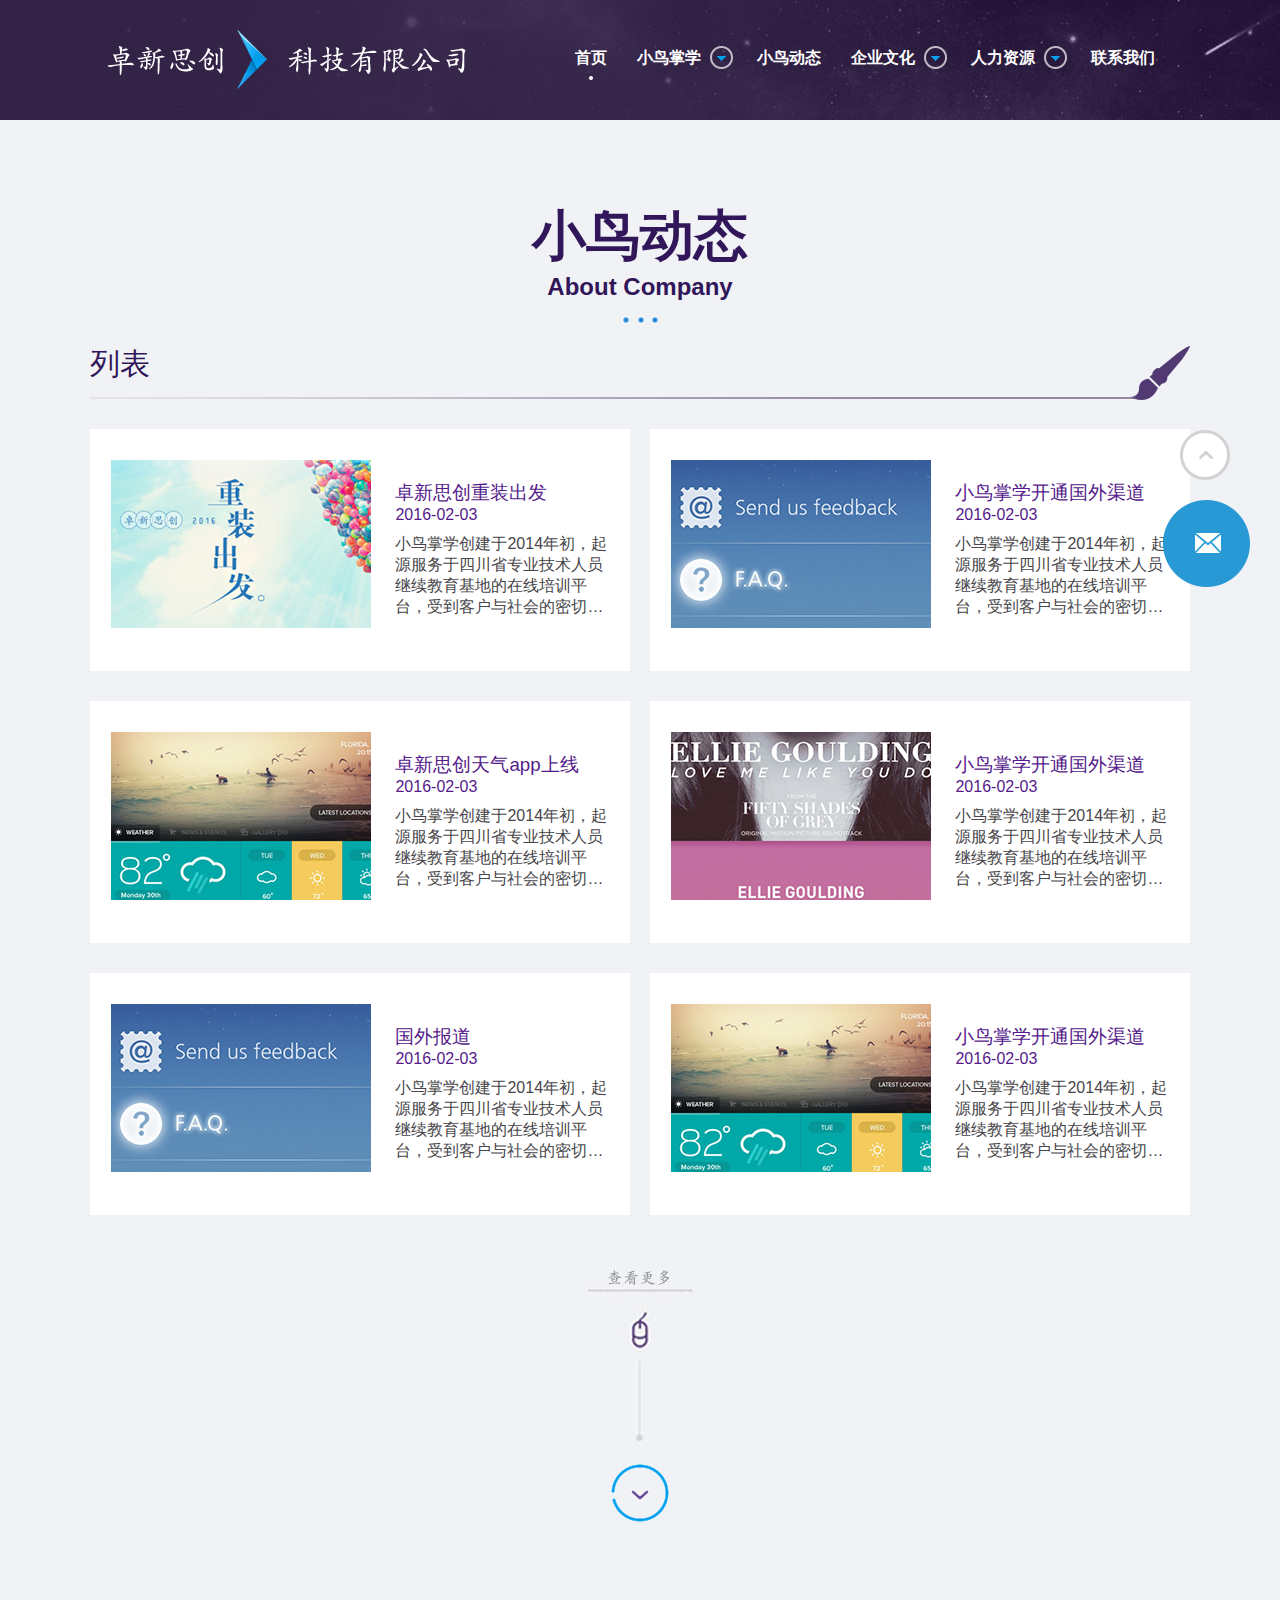
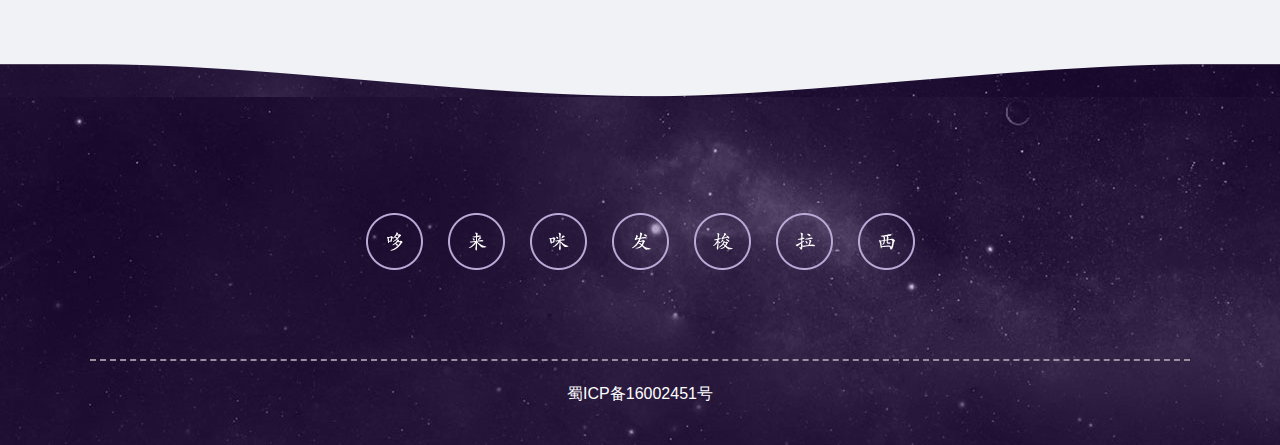
<file: xiaoniao/xiaoiaodongtai.html>
<!DOCTYPE html>
<html>

	<head>
		<meta charset="UTF-8">
		<title>小鸟动态</title>
		<link rel="stylesheet" type="text/css" href="css/xiaoniaodongtai.css">
	</head>

	<body>
		<header>
			<nav>
				<img src="images/logo.png">
				<ul>
					<li>
						<a href="index.html">首页</a>
					</li>
					<li class="li-hidden">
						<a href="">小鸟掌学
							<span></span>
						</a>
						<ul>
							<li>
								<a href="">小鸟掌学主页</a>
								<span>&gt;</span>
							</li>
							<li>
								<a href="">小鸟掌学概述</a>
								<span>&gt;</span>
							</li>
							<li>
								<a href="">对企业的价值</a>
								<span>&gt;</span>
							</li>
							<li>
								<a href="">小鸟掌云</a>
								<span>&gt;</span>
							</li>
							<li>
								<a href="">微课联盟</a>
								<span>&gt;</span>
							</li>
							<li>
								<a href="">App下载</a>
								<span>&gt;</span>
							</li>
						</ul>
					</li>
					<li>
						<a href="">小鸟动态</a>
					</li>
					<li class="li-hidden">
						<a href="qiyewenhua.html">企业文化
							<span></span>
						</a>
						<ul>
							<li>
								<a href="qiyewenhua.html">公司理念</a>
								<span>&gt;</span>
							</li>
							<li>
								<a href="gongsiwenhua.html">公司文化</a>
								<span>&gt;</span>
							</li>
							<li>
								<a href="gongsifenwei.html">公司氛围</a>
								<span>&gt;</span>
							</li>

						</ul>

					</li>
					<li class="li-hidden">
						<a href="renliziyuan.html">人力资源
							<span></span>
						</a>
						<ul>
							<li>
								<a href="renliziyuan.html">人才理念</a>
								<span>&gt;</span>
							</li>
							<li>
								<a href="tuanduihezuo.html">团队介绍</a>
								<span>&gt;</span>
							</li>
							<li>
								<a href="zhaopinxinxi.html">招聘信息</a>
								<span>&gt;</span>
							</li>

						</ul>

					</li>
					<li>
						<a href="lianxiwomen.html">联系我们

						</a>
					</li>
				</ul>
			</nav>
		</header>

		<!-- 内容部分开始 -->
		<div id="content">
			<h1>小鸟动态</h1>
			<h2>About Company</h2>
			<img src="images/three_points01.png">
			<div class="con">
				<p>列表</p>
				<span></span>
			</div>
		</div>
		<!-- 正文部分开始 -->
		<ul id="article">
			<li>
				<a href="">
					<div class="left">
						<img src="images/list_img01.jpg">
					</div>
					<div class="right">
						<h3>卓新思创重装出发</h3>
						<span>2016-02-03</span>
						<p>小鸟掌学创建于2014年初，起源服务于四川省专业技术人员继续教育基地的在线培训平台，受到客户与社会的密切关注与欢迎。北京市卓新思创有限责任公司负责小鸟掌学的运营、推广和研发等工作。</p>
					</div>
				</a>
			</li>
			<li>
				<a href="">
					<div class="left">
						<img src="images/list_img02.jpg">
					</div>
					<div class="right">
						<h3>小鸟掌学开通国外渠道</h3>
						<span>2016-02-03</span>
						<p>小鸟掌学创建于2014年初，起源服务于四川省专业技术人员继续教育基地的在线培训平台，受到客户与社会的密切关注与欢迎。北京市卓新思创有限责任公司负责小鸟掌学的运营、推广和研发等工作。</p>
					</div>
				</a>
			</li>
			<li>
				<a href="">
					<div class="left">
						<img src="images/list_img03.jpg">
					</div>
					<div class="right">
						<h3>卓新思创天气app上线</h3>
						<span>2016-02-03</span>
						<p>小鸟掌学创建于2014年初，起源服务于四川省专业技术人员继续教育基地的在线培训平台，受到客户与社会的密切关注与欢迎。北京市卓新思创有限责任公司负责小鸟掌学的运营、推广和研发等工作。</p>
					</div>
				</a>
			</li>
			<li>
				<a href="">
					<div class="left">
						<img src="images/list_img04.jpg">
					</div>
					<div class="right">
						<h3>小鸟掌学开通国外渠道</h3>
						<span>2016-02-03</span>
						<p>小鸟掌学创建于2014年初，起源服务于四川省专业技术人员继续教育基地的在线培训平台，受到客户与社会的密切关注与欢迎。北京市卓新思创有限责任公司负责小鸟掌学的运营、推广和研发等工作。</p>
					</div>
				</a>
			</li>
			<li>
				<a href="">
					<div class="left">
						<img src="images/list_img02.jpg">
					</div>
					<div class="right">
						<h3>国外报道</h3>
						<span>2016-02-03</span>
						<p>小鸟掌学创建于2014年初，起源服务于四川省专业技术人员继续教育基地的在线培训平台，受到客户与社会的密切关注与欢迎。北京市卓新思创有限责任公司负责小鸟掌学的运营、推广和研发等工作。</p>
					</div>
				</a>
			</li>
			<li>
				<a href="">
					<div class="left">
						<img src="images/list_img03.jpg">
					</div>
					<div class="right">
						<h3>小鸟掌学开通国外渠道</h3>
						<span>2016-02-03</span>
						<p>小鸟掌学创建于2014年初，起源服务于四川省专业技术人员继续教育基地的在线培训平台，受到客户与社会的密切关注与欢迎。北京市卓新思创有限责任公司负责小鸟掌学的运营、推广和研发等工作。</p>
					</div>
				</a>
			</li>
		</ul>
		<div id="getMore">
			<div>
				<img id="gomore" src="images/list_gomore_bg.jpg">
			</div>
			<div>
				<span class="More"></span>
			</div>
		</div>
		<!-- 正文部分结束 -->
		<div class="footer-img"></div>

		<!-- 内容部分结束 -->

		<div id="footer">
			<div class="footer_wrap">
				<div class="footer">
					<div class="footer-span">
						<span style="background-image:url(images/yinyue_duo.png)"></span>
						<span style="background-image:url(images/yinyue_lai.png)"></span>
						<span style="background-image:url(images/yinyue_mi.png)"></span>
						<span style="background-image:url(images/yinyue_fa.png)"></span>
						<span style="background-image:url(images/yinyue_suo.png)"></span>
						<span style="background-image:url(images/yinyue_la.png)"></span>
						<span style="background-image:url(images/yinyue_xi.png)"></span>
					</div>
					<div class="shenmin" id="beiaishenmin">蜀ICP备16002451号</div>
				</div>
			</div>
		</div>
		<!--返回顶部-->
		<div id="ding">
			<a href="#">
				<div></div>
			</a>
			<div>
				<div></div>
			</div>
		</div>
	</body>

</html>
</file>
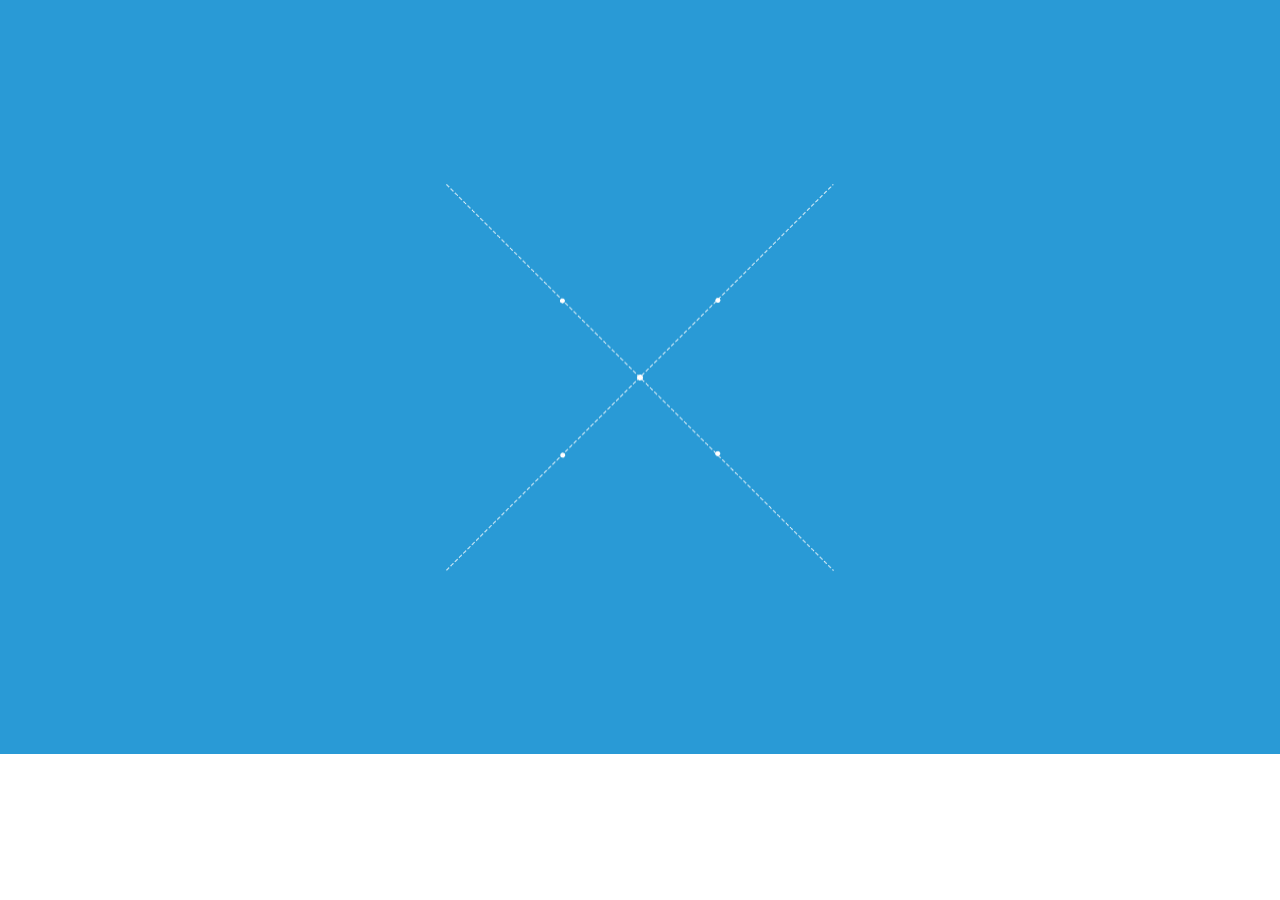
<file: xiaoniao/xiaoniaozhangxue.html>
<!DOCTYPE html>
<html>

	<head>
		<meta charset="UTF-8">
		<title></title>
	</head>

	<body style="margin: 0; padding: 0;">
		<div style="width: 100%; height: 754px; background-color: #299AD6;">
			<div style="width: 400px; height: 400px; margin: 0 auto; padding-top: 177px;">
				<img src="images/aboutxiaoniao/xiaoniao_welcome_icon2.gif" style="width: 400px; height: 400px; ">
			</div>
		</div>

	</body>

</html>
</file>
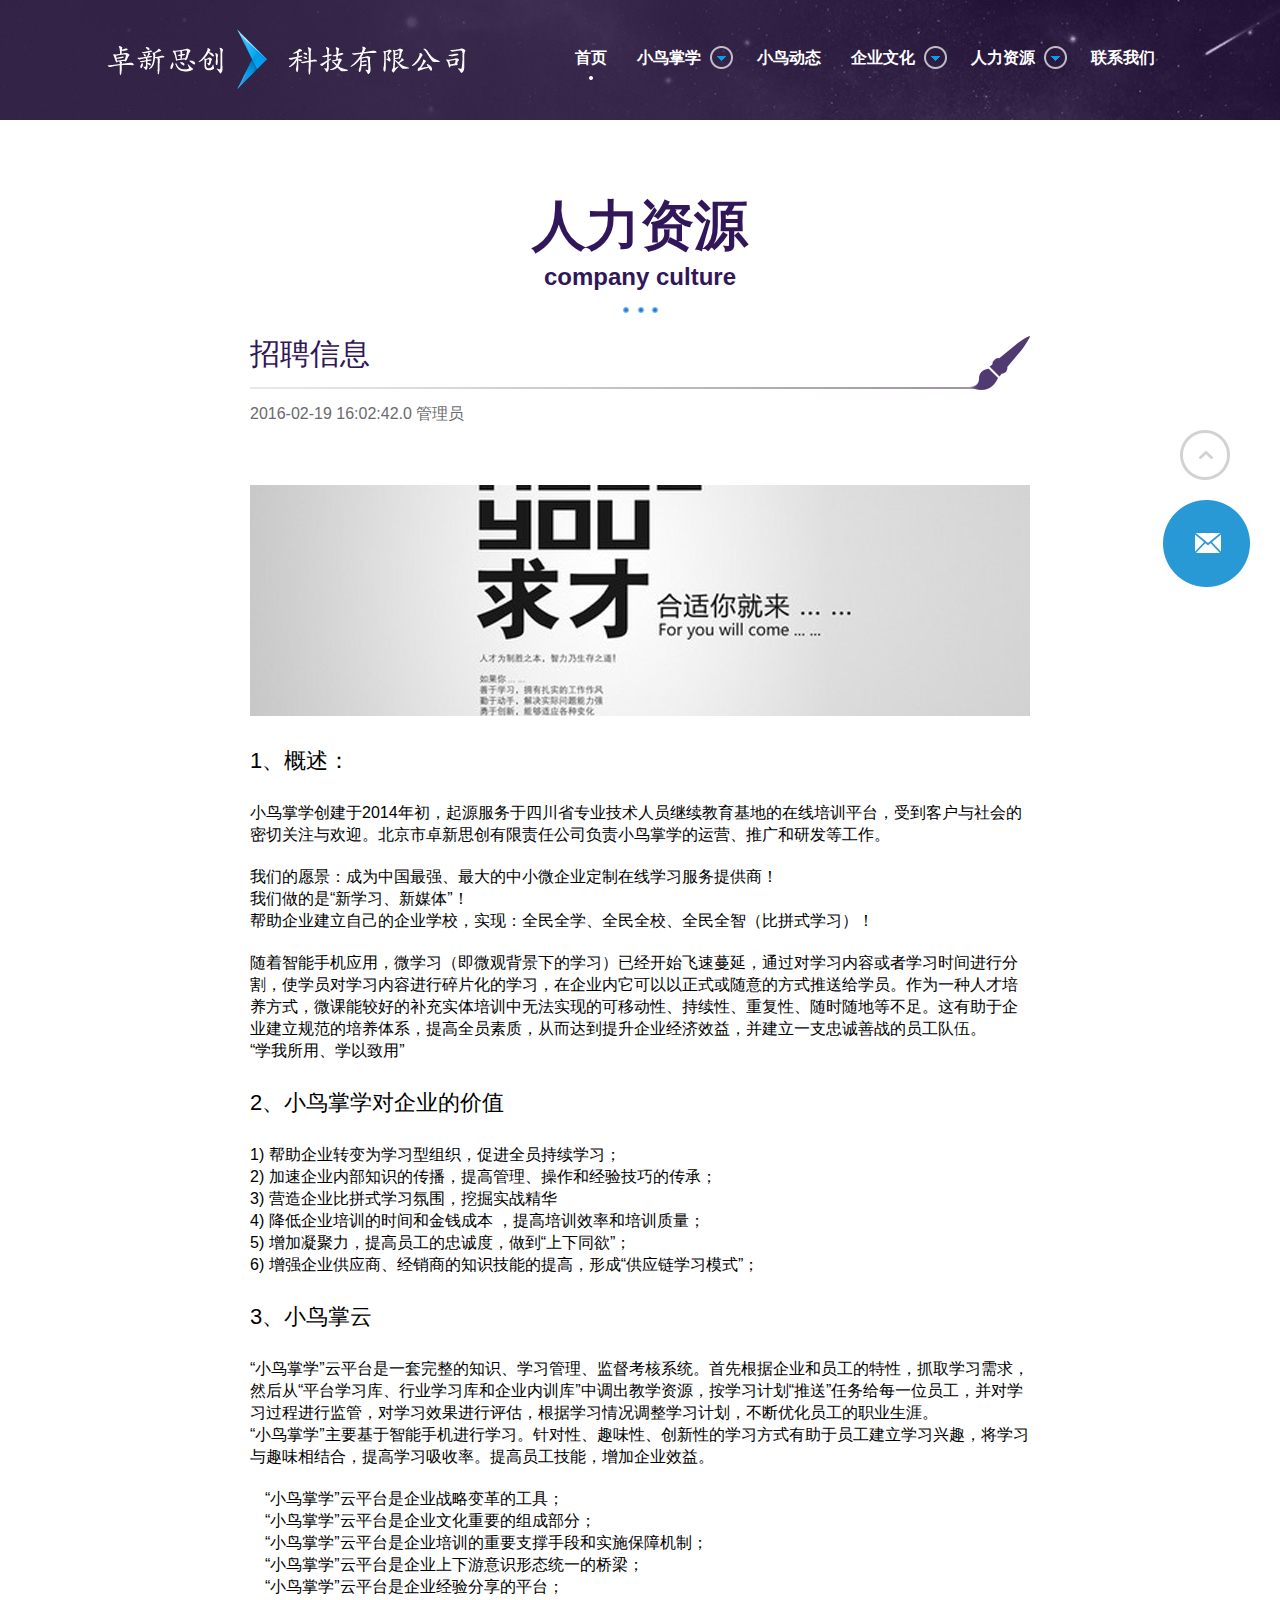
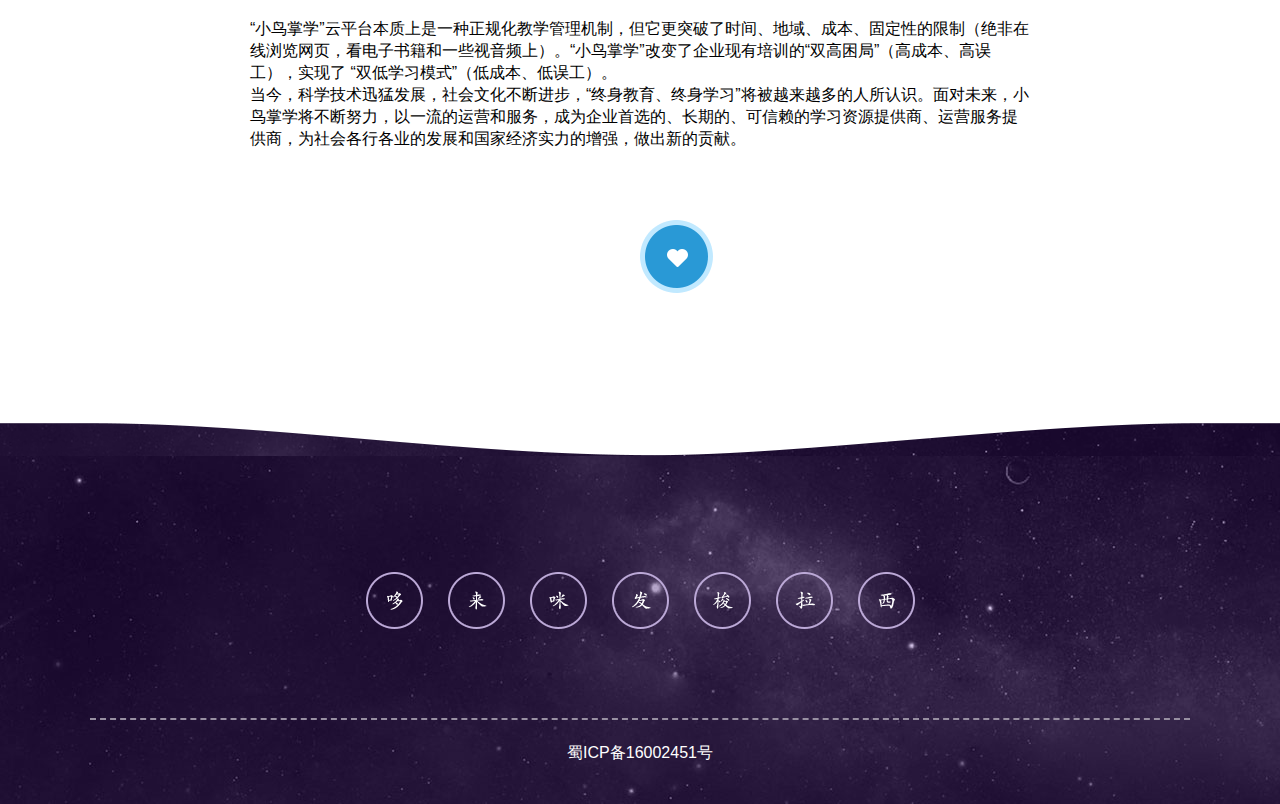
<file: xiaoniao/zhaopinxinxi.html>
<!DOCTYPE html>
<html>

	<head>
		<meta charset="UTF-8">
		<title>人力资源</title>
		<link rel="stylesheet" type="text/css" href="css/renliziyuan.css">
		<link rel="stylesheet" type="text/css" href="css/common.css">
	</head>

	<body>
		<header>
			<nav>
				<img src="images/logo.png">
				<ul>
					<li>
						<a href="index.html">首页</a>
					</li>
					<li class="li-hidden">
						<a href="">小鸟掌学
							<span></span>
						</a>
						<ul>
							<li>
								<a href="">小鸟掌学主页</a>
								<span>&gt;</span>
							</li>
							<li>
								<a href="">小鸟掌学概述</a>
								<span>&gt;</span>
							</li>
							<li>
								<a href="">对企业的价值</a>
								<span>&gt;</span>
							</li>
							<li>
								<a href="">小鸟掌云</a>
								<span>&gt;</span>
							</li>
							<li>
								<a href="">微课联盟</a>
								<span>&gt;</span>
							</li>
							<li>
								<a href="">App下载</a>
								<span>&gt;</span>
							</li>
						</ul>

					</li>

					<li>
						<a href="xiaoiaodongtai.html">小鸟动态

						</a>
					</li>

					<li class="li-hidden">
						<a href="qiyewenhua.html">企业文化
							<span></span>
						</a>
						<ul>
							<li>
								<a href="qiyewenhua.html">公司理念</a>
								<span>&gt;</span>
							</li>
							<li>
								<a href="gongsiwenhua.html">公司文化</a>
								<span>&gt;</span>
							</li>
							<li>
								<a href="gongsifenwei.html">公司氛围</a>
								<span>&gt;</span>
							</li>

						</ul>

					</li>
					<li class="li-hidden">
						<a href="renliziyuan.html">人力资源
							<span></span>
						</a>
						<ul>
							<li>
								<a href="renliziyuan.html">人才理念</a>
								<span>&gt;</span>
							</li>
							<li>
								<a href="tuanduihezuo.html">团队介绍</a>
								<span>&gt;</span>
							</li>
							<li>
								<a href="zhaopinxinxi.html">招聘信息</a>
								<span>&gt;</span>
							</li>

						</ul>

					</li>
					<li>
						<a href="lianxiwomen.html">联系我们

						</a>
					</li>
				</ul>
			</nav>
		</header>

		<!-- 内容部分开始 -->
		<div id="content">
			<h1>人力资源</h1>
			<h2>company culture</h2>
			<img src="images/three_points01.png" alt="">
			<div class="con">
				<p>招聘信息</p>
				<span></span>
			</div>
			<div class="name">
				<p>
					<span>2016-02-19 16:02:42.0  管理员</span>
				</p>
			</div>
			<!-- 正文部分开始 -->
			<div class="article">
				<img src="images/article_image10.jpg" alt="">
				<div>
					<p>1、概述：</p>
					<p>小鸟掌学创建于2014年初，起源服务于四川省专业技术人员继续教育基地的在线培训平台，受到客户与社会的密切关注与欢迎。北京市卓新思创有限责任公司负责小鸟掌学的运营、推广和研发等工作。</p>
					<p>我们的愿景：成为中国最强、最大的中小微企业定制在线学习服务提供商！<br> 我们做的是“新学习、新媒体”！
						<br> 帮助企业建立自己的企业学校，实现：全民全学、全民全校、全民全智（比拼式学习）！
					</p>
					<p>随着智能手机应用，微学习（即微观背景下的学习）已经开始飞速蔓延，通过对学习内容或者学习时间进行分割，使学员对学习内容进行碎片化的学习，在企业内它可以以正式或随意的方式推送给学员。作为一种人才培养方式，微课能较好的补充实体培训中无法实现的可移动性、持续性、重复性、随时随地等不足。这有助于企业建立规范的培养体系，提高全员素质，从而达到提升企业经济效益，并建立一支忠诚善战的员工队伍。<br> “学我所用、学以致用”
					</p>
					<p>2、小鸟掌学对企业的价值</p>
					<p>1) 帮助企业转变为学习型组织，促进全员持续学习；<br> 2) 加速企业内部知识的传播，提高管理、操作和经验技巧的传承；<br> 3) 营造企业比拼式学习氛围，挖掘实战精华<br> 4) 降低企业培训的时间和金钱成本 ，提高培训效率和培训质量；<br> 5) 增加凝聚力，提高员工的忠诚度，做到“上下同欲”；<br> 6) 增强企业供应商、经销商的知识技能的提高，形成“供应链学习模式”；
					</p>
					<p>3、小鸟掌云</p>
					<p>“小鸟掌学”云平台是一套完整的知识、学习管理、监督考核系统。首先根据企业和员工的特性，抓取学习需求，然后从“平台学习库、行业学习库和企业内训库”中调出教学资源，按学习计划“推送”任务给每一位员工，并对学习过程进行监管，对学习效果进行评估，根据学习情况调整学习计划，不断优化员工的职业生涯。<br> “小鸟掌学”主要基于智能手机进行学习。针对性、趣味性、创新性的学习方式有助于员工建立学习兴趣，将学习与趣味相结合，提高学习吸收率。提高员工技能，增加企业效益。
					</p>
					<p>“小鸟掌学”云平台是企业战略变革的工具；<br> “小鸟掌学”云平台是企业文化重要的组成部分；
						<br> “小鸟掌学”云平台是企业培训的重要支撑手段和实施保障机制；
						<br> “小鸟掌学”云平台是企业上下游意识形态统一的桥梁；
						<br> “小鸟掌学”云平台是企业经验分享的平台；
					</p>
					<p>“小鸟掌学”云平台本质上是一种正规化教学管理机制，但它更突破了时间、地域、成本、固定性的限制（绝非在线浏览网页，看电子书籍和一些视音频上）。“小鸟掌学”改变了企业现有培训的“双高困局”（高成本、高误工），实现了 “双低学习模式”（低成本、低误工）。<br> 当今，科学技术迅猛发展，社会文化不断进步，“终身教育、终身学习”将被越来越多的人所认识。面对未来，小鸟掌学将不断努力，以一流的运营和服务，成为企业首选的、长期的、可信赖的学习资源提供商、运营服务提供商，为社会各行各业的发展和国家经济实力的增强，做出新的贡献。
					</p>
					<div class="like">
						<div></div>
						<div>喜欢（20）</div>
					</div>
				</div>
			</div>
			<!-- 正文部分结束 -->
		</div>
		<div class="footer-img"></div>
		<!-- 内容部分结束 -->

		<div id="footer">
			<div class="footer_wrap">
				<div class="footer">
					<div class="footer-span">
						<span style="background-image:url(images/yinyue_duo.png)"></span>
						<span style="background-image:url(images/yinyue_lai.png)"></span>
						<span style="background-image:url(images/yinyue_mi.png)"></span>
						<span style="background-image:url(images/yinyue_fa.png)"></span>
						<span style="background-image:url(images/yinyue_suo.png)"></span>
						<span style="background-image:url(images/yinyue_la.png)"></span>
						<span style="background-image:url(images/yinyue_xi.png)"></span>
					</div>
					<div class="shenmin" id="beiaishenmin">蜀ICP备16002451号</div>
				</div>
			</div>
		</div>
		<!--返回顶部-->
		<div id="ding">
			<a href="#">
				<div></div>
			</a>
			<div>
				<div></div>
			</div>
		</div>
	</body>

</html>
</file>
<file: xiaoniao/css/index.css>
* {
	margin: 0;
	padding: 0;
	font-family: STKaiti, KaiTi_GB2312, "华文楷体", "宋体", Arial, Helvetica;
}

a {
	text-decoration: none;
}

ul,
li {
	list-style: none;
}


/*头部区域*/

header {
	width: 100%;
	height: 120px;
	background: #221236 url(../images/header_bg.jpg) top center;
}


/*导航*/

nav {
	width: 1100px;
	margin: 0 auto;
}

nav img {
	float: left;
}

nav>ul {
	width: 630px;
	margin: 0px auto;
	height: 25px;
	line-height: 25px;
	float: right;
	margin-top: 45px;
	text-align: right;
}

nav>ul>li {
	float: left;
	position: relative;
}

nav>ul>li:nth-child(1) {
	background: url(../images/nav_now_bg.png) no-repeat bottom center;
}

nav>ul>li>a:hover {
	background: url(../images/nav_now_bg.png) no-repeat bottom center;
}

nav>ul>li>a {
	font-size: 16px;
	text-align: left;
	padding: 0 15px;
	color: #fff;
	float: left;
	position: relative;
	height: 35px;
	font-weight: bolder;
}

nav>ul>li>a>span {
	position: absolute;
	display: block;
	width: 25px;
	height: 25px;
	float: right;
	right: 8px;
	top: 0;
	background: url(../images/nav_xiajiantou.png) no-repeat;
}

.li-hidden {
	width: 120px;
}

.li-hidden:hover ul {
	display: block;
}

.li-hidden>a {
	width: 90px;
}

nav>ul>li>ul {
	display: none;
	overflow: hidden;
	position: absolute;
	left: -16px;
	top: 35px;
	width: 180px;
	line-height: 40px;
	background-color: #36264a;
	z-index: 999;
}

.li-hidden>ul>li>a {
	float: left;
	width: 150px;
	color: #fff;
	font-size: 15px;
	text-align: left;
	padding-left: 30px;
	transition: padding-left 0.4s ease;
}

.li-hidden>ul>li>a:hover {
	background-color: #0086B3;
	padding-left: 40px;
	transition: padding-left 0.4s ease;
}

.li-hidden>ul>li {
	height: 40px;
	position: relative;
}

.li-hidden>ul>li>span {
	position: absolute;
	top: 0px;
	right: 10px;
	font-size: 12px;
	font-weight: 900;
	color: #fff;
}


/*导航结束*/


/*头部区域结束*/


/*轮播区域*/

#banner {
	height: 593px;
	min-width: 1100px;
	position: relative;
}

.banner_change {
	position: absolute;
	left: 50%;
	margin-left: -108px;
	bottom: 40px;
	z-index: 20;
	height: 29px;
	width: 216px;
	background: url(../images/next&prev_line.png) no-repeat left center;
}

.banner_change>span {
	position: absolute;
	top: 0;
	height: 29px;
	width: 29px;
	background: url(../images/prev_jiantou.png) no-repeat;
	cursor: pointer;
}

.banner_change .right {
	right: 0;
	background: url(../images/next_jiantou.png) no-repeat;
}

.banner_change .points {
	margin: 0 auto;
	width: 45px;
	height: 14px;
	background: url(../images/next&prev_mbg01.png) no-repeat;
	margin-top: 7px;
}

.banner_change .points .middle_wrap {
	background: url(../images/next&prev_mbg03.png) no-repeat right;
	height: 14px;
}

.banner_change .middle_wrap .middle {
	background: url(../images/next&prev_mbg02.png) repeat-x;
	height: 14px;
	margin: 0 6px;
}

.banner_change .middle span {
	display: block;
	float: left;
	width: 6px;
	height: 6px;
	margin-right: 7px;
	margin-top: 4px;
	background: url(../images/next&prev_others.png);
	cursor: pointer;
}

.banner_change .middle .last {
	margin-right: 0px;
}

.banner_change .middle .first {
	background: url(../images/next&prev_now.png);
}

.banner_picture {
	height: 593px;
	position: absolute;
	top: 0;
	left: 0;
	width: 100%;
}

.banner_one {
	background: url(../images/banner01_bg.jpg) no-repeat top center;
}

.picture_contents {
	width: 1100px;
	margin: 0 auto;
	position: relative;
}

.banner_one .picture_contents .image_1 {
	position: absolute;
	top: 204px;
	left: 343px;
}

.banner_one .picture_contents .image_2 {
	position: absolute;
	top: 300px;
	left: 375px;
}

.banner_one .picture_contents .image_3 {
	position: absolute;
	top: 354px;
	left: 374px;
}

.banner_two {
	background: url(../images/banner02_bg.jpg) no-repeat top center;
}

.banner_two .image_1 {
	position: absolute;
	top: 177px;
	left: 61px;
}

.banner_two .image_2 {
	position: absolute;
	top: 70px;
	left: 261px;
}

.banner_two .image_3 {
	position: absolute;
	top: 195px;
	left: 270px;
}

.banner_three .image_1 {
	top: 189px;
	left: 384px;
}

.banner_three .image_2 {
	top: 298px;
	left: 397px;
}

.banner_change .middle .now {
	background: url(../images/next&prev_now.png);
}

.prev:hover {
	background: url(../images/prev_jiantou_hover.png);
}

.right:hover {
	background: url(../images/next_jiantou_hover.png);
}


/*轮播区域结束*/


/*地图*/

.the_map {
	position: relative;
}

.map_topimg {
	width: 1100px;
	position: relative;
	margin: 0 auto;
	z-index: 999;
}

.map_topimg img {
	position: absolute;
	top: 0;
	left: 0;
}

.map_bottomimg {
	background: url(../images/map_bottomimg.png) top center no-repeat;
	position: absolute;
	bottom: 0;
	left: 0;
	height: 33px;
	width: 100%;
	min-width: 1100px;
	background-color: transparent;
}

.all_map_baidu {
	height: 660px;
	overflow: hidden;
	min-width: 1100px;
	margin: 0;
	font-family: "宋体";
}


/*底部*/

.footer {
	width: 1100px;
	margin: 0 auto;
}

.footer_wrap {
	height: 348px;
	min-width: 1100px;
	background: url(../images/yinyue_bg.jpg);
}

.footer-span {
	padding: 116px 0 0 276px;
	height: 67px;
}

.footer-span span {
	float: left;
	cursor: pointer;
	width: 57px;
	height: 57px;
	margin-right: 25px;
}

.footer-span span:hover {
	background-position: 0 -57px;
	animation: 1s linear 0s normal none 1 running su-pudding;
}

.footer .shenmin {
	border-top: 2px #9890a2 dashed;
	text-align: center;
	line-height: 65px;
	margin-top: 79px;
	color: #fff;
	cursor: pointer;
}

.footer .shenmin:hover {
	color: #6CF;
}


/* 返回顶部部分开始 */

#ding {
	position: fixed;
	right: 30px;
	bottom: 30%;
	width: 90px;
	height: 200px;
	z-index: 9999999999;
	/*display: none;*/
}

#ding>a>div {
	width: 50px;
	height: 50px;
	margin-left: 20px;
	margin-bottom: 20px;
	background: url(../images/scroll_top_bg.png) no-repeat 0px 0px;
}

#ding>a>div:hover {
	background: url(../images/scroll_top_bg.png) no-repeat 0px -50px;
	transition: all 0.5s ease;
}

#ding>div {
	width: 90px;
	height: 90px;
	position: relative;
}

#ding>div>div {
	width: 90px;
	height: 90px;
	position: absolute;
	right: 0px;
	top: 0px;
	background: url(../images/fixed_contactus.png) top right no-repeat;
}

#ding>div:hover div {
	width: 235px;
	/* animation: 1s linear 0s normal none 1 running scroll; */
	transition: all 0.5s ease;
}

@keyframes scroll {
	0% {
		transform: scale(0, 0);
	}
	25% {
		transform: scale(0.9, 0.9);
	}
	50% {
		transform: scale(1.1, 1.1);
	}
	75% {
		transform: scale(0.9, 0.9);
	}
	100% {
		transform: scale(0, 0);
	}
}


/* 返回顶部部分结束 */
</file>
<file: zhonglanqianzheng/css/base.css>
ul,
li {
	list-style: none;
}

a {
	text-decoration: none;
}


/*导航开始*/

#header .navbar-brand {
	padding: 0px;
	margin: 0;
}

#header .navbar-default .navbar-nav li:first-child {
	width: 86px;
}

#header .navbar-default .navbar-nav li {
	width: 114px;
	text-align: center;
}

@media screen and (max-width: 992px) {
	#header .navbar-default .navbar-nav li:last-child {
		display: none;
	}
}

@media screen and (min-width:768px) {
	#header .navbar {
		padding: 15px 0px;
	}
}

#header .navbar-default {
	background-color: rgba(255, 255, 255, 0.8);
	border-bottom: 2px solid #0BA1E4;
}

@media screen and (min-width:768px) {
	#header .container {
		width: 970px;
		padding: 0 15px;
	}
	#header .navbar-default .navbar-nav>.active {
		text-align: center;
		position: relative;
	}
	#header .navbar-default .navbar-nav>.active a {
		background: none;
		color: #0BA1E4;
		padding-bottom: 5px;
	}
	#header .navbar-default .navbar-nav li>a:hover {
		color: #0BA1E4;
	}
	.line-top {
		width: 20px;
		height: 1px;
		background: #0BA1E4;
		position: absolute;
		bottom: -10px;
		left: 50%;
		margin-left: -10px;
	}
}


/*导航结束*/


/*轮播图开始*/

#myCarousel {
	margin-top: 82px;
}

@media screen and (max-width:768px) {
	#header .nofixed {
		position: static;
	}
	#header .navbar-default .navbar-nav li>a:hover {
		color: #0BA1E4;
	}
	#header .navbar-default .navbar-nav>.active a {
		background: none;
		color: #0BA1E4;
		padding-bottom: 5px;
	}
	#header .navbar-default .navbar-nav li:last-child {
		display: block
	}
	#header .navbar {
		margin: 0;
	}
	#myCarousel {
		margin-top: 0px;
	}
}


/*轮播图结束*/


/*主体第一个开始*/

#main,
#main-tow {
	width: 100%;
	height: 434px;
	padding: 50px 0;
}

#main-tow {
	height: 570px;
	background-color: #e1e1e1;
}

.main-title {
	margin-bottom: 30px;
}

@media screen and (min-width:992px) {
	#main .constant,
	#main-tow .constant {
		margin: 0 auto;
		width: 940px;
		padding: 0 15px;
		height: 334px;
	}
	#main-tow .constant {
		height: 470px;
	}
}

@media screen and (min-width:768px) and (max-width: 992px) {
	#main .col-sm-3 .number-wrapper .item {
		font-size: 50px;
	}
	#main .col-sm-3 .number-wrapper p {
		display: inline;
		font-size: 50px;
		color: #0ba1e4;
	}
}

.line {
	border-top: 1px solid #0ba1e4;
}

.line-big {
	margin: 30px auto 26px;
	border-width: 2px;
	width: 80px;
}

#main .constant .row .our-data-item,
#main-tow .constant .row .our-data-item,
#main .constant .row .main-title,
#main-tow .constant .row .main-title {
	text-align: center;
}

@media screen and (max-width: 768px) {
	#main {
		height: 856px;
	}
	#main .col-sm-3 .item {
		font-size: 70px;
		line-height: 1.5em;
		color: #0ba1e4;
	}
	#main .col-sm-3 .number-wrapper p {
		display: inline;
		font-size: 70px;
		color: #0ba1e4;
	}
}

#main .col-sm-3 .item {
	font-size: 70px;
	line-height: 1.5em;
	color: #0ba1e4;
}

#main .col-sm-3 p {
	display: inline;
	font-size: 70px;
	color: #0ba1e4;
}

h4 {
	color: #919191;
}


/*主体第一个结束*/


/*主体第二个开始*/

#main-tow .our-data-item .our-data-item-div .glyphicon {
	color: #0ba1e4;
	font-size: 80px;
	line-height: 1.5em;
}

.our-whyus-item {
	transition: all 0.2s ease-in-out;
	text-align: center;
	background-color: #fafafa;
	border: 1px solid #c1c1c1;
	padding: 10px;
}

.our-whyus-item:hover {
	transition: all 0.2s ease-in-out;
	text-align: center;
	background-color: #0ba1e4;
	padding: 10px;
	color: #fff;
}

#main-tow .our-data-item .our-whyus-item:hover .glyphicon {
	color: #fff;
}

@media screen and (min-width:768px) and (max-width: 992px) {
	#main-tow {
		width: 100%;
		height: 627px;
		padding: 50px 0;
	}
	#main-tow .constant {
		width: 750px;
		margin: 0 auto;
	}
}

@media screen and (max-width: 768px) {
	#main-tow {
		height: 1235px;
		padding: 50px 0;
	}
	#main-tow .constant {
		width: 100%;
		padding: 0 15px;
	}
	#main-tow .our-data-item .our-data-item-div {
		height: 238px;
	}
}


/*主体第二个结束*/


/*主体第三个开始*/

#main-three {
	width: 100%;
	height: 865px;
	padding: 50px 0;
}

#main-three .constant {
	width: 970px;
	height: 765px;
	padding: 0 15px;
	margin: 0 auto;
}

#main-three .constant .row {
	text-align: center;
}

.card-ul {
	width: 970px;
	height: 529px;
	padding: 20px 15px 60px 15px;
}

.card-item {
	width: 25%;
	background-color: #fafafa;
	border: 1px solid #c1c1c1;
	transition: all 0.3s ease-in-out;
}

.card-active {
	background-color: #0ba1e4;
	border: 1px solid #0ba1e4;
	box-shadow: 0 0 20px 0 rgba(45, 183, 245, .5);
	color: #fff;
	transform: scale(1.1);
}

.card-active .card-title h4 {
	color: #fff;
}

.card-active .card-cen a {
	color: #fff;
	text-shadow: none;
	border: 1px solid #fff;
	background-color: #0ba1e4;
}

.card-active #btn-active-a:hover {
	color: #0ba1e4;
	background-color: #fff;
}

#btn-active-a:hover {
	color: #0ba1e4;
}

.card-active .card-title {
	border-bottom: 1px solid #fff;
}

.card-title {
	padding: 20px;
	border-bottom: 1px solid #c1c1c1;
}

.card-title h4 {
	line-height: 2em;
	margin: 0;
	color: #0ba1e4;
}

.card-title p {
	line-height: 2em;
	margin: 0;
}

.card-cen {
	padding: 20px 0 30px;
}

.card-cen p {
	line-height: 3em;
	margin: 0 0 10px;
}

.card-cen a {
	padding: 0 20px;
}

.card-div {
	height: 46px;
}

.btn-a {
	width: 116px;
	height: 32px;
	line-height: 32px;
	color: #0ba1e4;
	transition: all 0.3s ease-in-out;
	border: 1px solid #0ba1e4;
}

@media screen and (max-width: 768px) {
	#main-three {
		height: 2202px;
		padding: 50px 0;
	}
	.card-box {
		padding: 20px 15px 60px;
	}
	#main-three .constant,
	.card-ul {
		width: 100%;
	}
	.card-active {
		transform: scale(1);
	}
	.card-item {
		width: 100%;
	}
}

@media screen and (min-width: 768px) and (max-width:992px) {
	#main-three .constant {
		width: 750px;
		margin: 0 auto;
	}
	#main-three .constant .row .card-box .card-ul {
		width: 100%;
	}
}

.card-div a {
	border: 1px solid #0ba1e4;
	color: #0ba1e4;
	transition: all 0.5s ease-in-out;
}

.card-div a:hover {
	color: #fff;
	background-color: #0ba1e4;
	transition: all 0.5s ease-in-out;
}


/*主体第三个结束*/


/*主体第四个开始*/

#main-four {
	background-color: #e1e1e1;
	width: 100%;
	height: 610px;
	padding: 50px 0;
}

#main-four .constant {
	width: 970px;
	height: 510px;
	margin: 0 auto;
}

#main-four .constant .row .main-title {
	text-align: center;
}

.row .our-data-four {
	padding: 30px 15px;
}

.row .our-data-four div {
	position: relative;
	height: 160px;
	border: 1px solid #34a263;
	padding: 9px 14px;
	border-radius: 4px;
}

.row .our-data-four div img {
	width: 50px;
	height: 50px;
	border-radius: 100%;
	vertical-align: middle;
	position: absolute;
	top: 0;
	left: 50%;
	margin-top: -25px;
	margin-left: -25px;
}

.row .our-data-four div p {
	margin-top: 30px;
	font-size: 14px;
	color: #000;
	line-height: 20px;
	margin-bottom: 10px;
}

.row .our-data-four div span {
	float: left;
	background-color: #aaa;
	color: #fff;
	padding: 0.5% 3.5%;
}

.row .our-data-four div address {
	float: right;
	color: #aaa;
}

#box {
	width: 0px;
	height: 0px;
	border: 10px solid #34a263;
	border-left-color: transparent;
	border-right-color: transparent;
	border-bottom-color: transparent;
	position: absolute;
	top: 189.5px;
	left: 50%;
	margin-left: -5px;
}

#box:after {
	content: "";
	width: 0px;
	height: 0px;
	border: 9px solid #e1e1e1;
	border-left-color: transparent;
	border-right-color: transparent;
	border-bottom-color: transparent;
	position: absolute;
	left: -9px;
	top: -10px;
}

.ico {
	width: 70px;
	height: 70px;
	display: block;
	margin: 50px auto 0;
}

@media screen and (min-width: 768px) and (max-width:992px) {
	#main-four .constant {
		width: 750px;
	}
	.row .our-data-four div p {
		margin-top: 20px;
		margin-bottom: 2px;
	}
}

@media screen and (max-width: 768px) {
	#main-four {
		width: 100%;
		height: 1240px;
	}
	#main-four .constant {
		width: 100%;
		padding: 0 10px;
	}
	.ico {
		margin-top: 30px;
	}
}


/*主体第四个结束*/


/*主体第五个开始*/

#main-five {
	width: 100%;
	height: 655px;
	padding: 50px 0;
}

#main-five .constant {
	width: 970px;
	height: 555px;
	margin: 0 auto;
}

#main-five .constant .row {
	width: 100%;
	margin: 0 auto;
}

#main-five .constant .row .main-title {
	text-align: center;
}

#main-five .constant .row .text-center {
	padding: 0 15px;
	width: 50%;
	height: 151px;
}

#main-five .constant .row .text-center .card-box {
	height: 151px;
	width: 100%;
	padding: 20px 0;
	overflow: hidden;
}

#main-five .constant .row .text-center .card-box div:first-child {
	width: 150px;
	height: 110px;
	float: left;
	padding-right: 10px;
	display: table-cell;
	vertical-align: top;
}

#main-five .constant .row .text-center .card-box div:first-child a {
	width: 140px;
	height: 110px;
	padding: 4px;
	border: 1px solid #ddd;
	display: block;
}

#main-five .constant .row .text-center .card-box div:first-child a:hover {
	border-color: #337ab7;
}

#main-five .constant .row .text-center .card-box div:first-child a img {
	width: 130px;
	height: 100px;
}

#main-five .constant .row .text-center .card-box div:last-child {
	float: left;
	padding: 5px 0;
	overflow: hidden;
	text-align: left;
	width: 304px;
	height: 112px;
	display: table-cell;
	vertical-align: top;
}

#main-five .constant .row .text-center .card-box div:last-child h4:hover a {
	font-weight: 700;
}

#main-five .constant .row .text-center .card-box div:last-child h4 {
	width: 100%;
	height: 19px;
	font-size: 18px;
	color: #337ab7;
	display: -webkit-box;
	-webkit-line-clamp: 1;
	-webkit-box-orient: vertical;
	overflow: hidden;
	margin-top: 0;
	margin-bottom: 5px;
}

#main-five .constant .row .text-center .card-box div:last-child h4 a {
	text-decoration: none;
}

#main-five .constant .row .text-center .card-box div:last-child p:nth-child(2) {
	color: #999;
	font-size: 12px;
	padding: 2px 0;
	margin-bottom: 0px;
}

#main-five .constant .row .text-center .card-box div:last-child p:nth-child(3) {
	color: #919191;
	text-overflow: ellipsis;
	display: -webkit-box;
	-webkit-line-clamp: 2;
	-webkit-box-orient: vertical;
	word-wrap: break-word;
	line-height: 1.5em;
	height: 3em;
	overflow: hidden;
	margin-bottom: 0;
	font-size: 12px;
}

#main-five .constant .row .text-center .card-box div:last-child p:nth-child(4) span {
	float: left;
	color: #999;
	font-size: 12px;
}

#main-five .constant .row .text-center .card-box div:last-child p:nth-child(4) a {
	float: right;
	font-size: 12px;
	color: #999;
	text-decoration: none;
	margin-right: 10px;
}

#main-five .constant .row .text-center .card-box div:last-child p:nth-child(4) a:hover {
	color: #ff996c;
}

#main-five .constant .row>#abc h2 {
	width: 113px;
	height: 32px;
	margin: 20px auto 10px;
}

@media screen and (min-width: 768px) and (max-width:992px) {
	#main-five .constant {
		width: 750px;
	}
	#main-five .constant .row {
		width: 100%;
	}
	#main-five .constant .row .text-center {
		width: 50%;
	}
	#main-five .constant .row .text-center .card-box {
		width: 100%;
	}
	#main-five .constant .row .text-center .card-box div:last-child {
		width: 194px;
	}
}

@media screen and (max-width: 768px) {
	#main-five {
		width: 100%;
		height: 948px;
	}
	#main-five .constant {
		width: 100%;
		padding: 0 10px;
	}
	#main-five .constant .row {
		width: 100%;
	}
	#main-five .constant .row .text-center {
		width: 100%;
	}
	#main-five .constant .row .text-center .card-box {
		width: 100%;
	}
	#main-five .constant .row .text-center .card-box div:last-child {
		float: none;
		width: 100%;
	}
	#main-five .constant .row .text-center .card-box div:last-child h4 {
		width: 100%;
		text-overflow: ellipsis;
		overflow: hidden;
	}
	#main-five .constant .row .text-center .card-box div:last-child h4 a {
		display: block;
		width: 100%;
		text-overflow: ellipsis;
		overflow: hidden;
		display: -webkit-box;
		-webkit-line-clamp: 1;
		-webkit-box-orient: vertical;
	}
}


/*主体第五个结束*/


/*主体第六个开始*/

#main-six {
	width: 100%;
	height: 500px;
	padding: 50px 0;
	background-color: #e1e1e1;
}

#main-six .constant {
	width: 970px;
	height: 500px;
	margin: 0 auto;
}

#main-six .constant .row {
	width: 100%;
	margin: 0 auto;
}

#main-six .constant .row .main-title {
	text-align: center;
}

#main-six .constant .row .main-figure {
	padding: 0 15px;
}

#main-six .constant .row .main-figure div {
	margin: 20px auto;
	transition: all 0.3s ease-in-out;
}

#main-six .constant .row .main-figure div img {
	width: 100%;
	border: 1px solid #c1c1c1;
	-webkit-filter: grayscale(100%);
	transition: all 0.3s ease-in-out;
}

#main-six .constant .row .main-figure div img:hover {
	-webkit-filter: grayscale(0);
	border-color: #0BA1E4;
	background-color: #fff;
	box-shadow: 0 0 10px 0 rgba(45, 183, 245, 0.5);
	transition: all 0.3s ease-in-out;
}

@media screen and (min-width: 768px) and (max-width:992px) {
	#main-six {
		height: 642px;
	}
	#main-six .constant {
		width: 750px;
	}
	#main-six .constant .row {
		width: ;
		100%
	}
}

@media screen and (max-width: 768px) {
	#main-six {
		height: 888px;
		width: 100%;
	}
	#main-six .constant {
		width: 100%;
	}
}


/*主体第六个结束*/


/*主体第七个开始*/

#main-seven {
	position: relative;
}

#main-seven .container {
	position: absolute;
	top: 0px;
	left: 50%;
	margin-left: -485px;
	width: 970px;
	height: 256px;
	z-index: 100;
	padding: 0 15px;
}

#main-seven .container .row {
	width: 970px;
	height: 256px;
	margin: 0 auto;
}

#main-seven .container .row .main-div-seven {
	text-align: center;
	width: 100%;
	height: 186px;
	margin: 30px 0 40px;
	padding: 0 15px;
}

#main-seven .container .row .main-div-seven h1 {
	max-width: 10em;
	margin: 0px auto;
	line-height: 2em;
	color: #f5f5f5;
	border-bottom: 2px solid #fff;
}

#main-seven .container .row .main-div-seven h4 {
	margin: 10px 0;
	color: #fff;
}

#main-seven .container .row .main-div-seven a {
	border: 1px solid #fff;
	margin-top: 20px;
	padding: 10px 30px;
	color: #fff;
}

#main-seven .container .row .main-div-seven a:hover {
	background-color: #fff;
	color: #337ab7;
}


/*主体第七个结束*/


/*页脚开始*/

#foorter {
	width: 100%;
	height: 240px;
	background-color: #363636;
}

#foorter .container {
	width: 970px;
	height: 240px;
	margin: 0 auto;
	padding: 0 15px;
}

#foorter .container .row {
	width: 100%;
	height: 240px;
}

#foorter .container .row .footer-div {
	height: 160px;
	margin-top: 40px;
	margin-bottom: 40px;
	padding-left: 1em;
	border-left: 2px solid #c1c1c1;
	overflow: hidden;
	color: #f5f5f5;
}

#foorter .container .row .footer-div h4 {
	color: #f5f5f5;
}

#foorter .container .row .footer-div ul {
	margin-top: 25px;
	margin-bottom: 10px;
	padding: 0;
}

#foorter .container .row .footer-div li a {
	text-decoration: none;
	color: #f5f5f5;
	font-size: 14px;
	line-height: 2.5em;
}

#foorter .container .row .footer-div li a:hover {
	text-decoration: underline;
}

#foorter .container .row .footer-div img {
	width: 100%;
}

#foorter .container .row .footer-div p {
	text-align: center;
	margin-bottom: 10px;
	color: #f5f5f5;
	line-height: 2.5em;
}

#foorter .container .row .footer-div:last-child {
	width: 290px;
	border-right: 2px solid #c1c1c1;
}

#foorter .container .row .footer-div:last-child h2 {
	color: #ffffff;
	margin: 0;
	line-height: 52px;
}

#foorter .container .row .footer-div:last-child h2 img {
	width: 40px;
	height: 40px;
	margin-top: -6px;
	margin-right: 10px;
}

@media screen and (min-width: 768px) and (max-width:992px) {
	#foorter .container {
		width: 750px;
	}
	#foorter .container .row .footer-div:last-child {
		width: 240px;
		border-right: 0px;
	}
	#foorter .container .row .footer-div:last-child h2 {
		font-size: 22px;
	}
}

@media screen and (max-width: 768px) {
	#foorter,
	#foorter .container {
		height: 720px;
		width: 100%;
	}
	#foorter .container .row .footer-div img {
		width: 132px;
		height: 132px;
	}
	#foorter .container .row .footer-div p {
		text-align: left;
	}
	#foorter .container .row .footer-div:last-child {
		border-right: 0px;
	}
}


/*页脚第二部分开始*/

#footer-tow {
	width: 100%;
	height: 124px;
	background-color: #666;
}

#footer-tow .container {
	width: 970px;
	height: 124px;
	margin: 0 auto;
	padding: 0 15px;
}

#footer-tow .container .row,
#footer-tow .container .row div {
	width: 100%;
	height: 124px;
}

#footer-tow .container .row div p {
	text-align: center;
	color: #fff;
	font-size: 14px;
	margin: 10px;
	line-height: 40px;
}

#footer-tow .container .row div p a {
	color: #fff;
	text-decoration: none;
}

#footer-tow .container .row div div {
	width: 300px;
	height: 64px;
	margin: 0 auto;
	padding: 20px 0;
	text-align: center;
}

#footer-tow .container .row div div a {
	color: #fff;
	font-size: 14px;
	text-decoration: none;
}

#footer-tow .container .row div div a img {
	vertical-align: middle;
}

@media screen and (min-width: 768px) and (max-width:992px) {
	#footer-tow .container {
		width: 750px;
	}
}

@media screen and (max-width: 768px) {
	#footer-tow .container {
		width: 100%;
	}
}


/*页脚第二部分结束*/
</file>
<file: xiaoniao/css/qiyewenhua.css>
* {
	margin: 0;
	padding: 0;
	font-family: STKaiti, KaiTi_GB2312, "华文楷体", "宋体", Arial, Helvetica;
}

a {
	text-decoration: none;
}

ul,
li {
	list-style: none;
}


/*头部区域*/

header {
	width: 100%;
	height: 120px;
	background: #221236 url(../images/header_bg.jpg) top center;
}


/*导航*/

nav {
	width: 1100px;
	margin: 0 auto;
}

nav img {
	float: left;
}

nav>ul {
	width: 630px;
	margin: 0px auto;
	height: 25px;
	line-height: 25px;
	float: right;
	margin-top: 45px;
	text-align: right;
}

nav>ul>li {
	float: left;
	position: relative;
}

nav>ul>li:nth-child(1) {
	background: url(../images/nav_now_bg.png) no-repeat bottom center;
}

nav>ul>li>a:hover {
	background: url(../images/nav_now_bg.png) no-repeat bottom center;
}

nav>ul>li>a {
	font-size: 16px;
	text-align: left;
	padding: 0 15px;
	color: #fff;
	float: left;
	position: relative;
	height: 35px;
	font-weight: bolder;
}

nav>ul>li>a>span {
	position: absolute;
	display: block;
	width: 25px;
	height: 25px;
	float: right;
	right: 8px;
	top: 0;
	background: url(../images/nav_xiajiantou.png) no-repeat;
}

.li-hidden {
	width: 120px;
}

.li-hidden:hover ul {
	display: block;
}

.li-hidden>a {
	width: 90px;
}

nav>ul>li>ul {
	display: none;
	overflow: hidden;
	position: absolute;
	left: -16px;
	top: 35px;
	width: 180px;
	line-height: 40px;
	background-color: #36264a;
	z-index: 999;
}

.li-hidden>ul>li>a {
	float: left;
	width: 150px;
	color: #fff;
	font-size: 15px;
	text-align: left;
	padding-left: 30px;
	transition: padding-left 0.4s ease;
}

.li-hidden>ul>li>a:hover {
	background-color: #0086B3;
	padding-left: 40px;
	transition: padding-left 0.4s ease;
}

.li-hidden>ul>li {
	height: 40px;
	position: relative;
}

.li-hidden>ul>li>span {
	position: absolute;
	top: 0px;
	right: 10px;
	font-size: 12px;
	font-weight: 900;
	color: #fff;
}

.li-hidden>ul>li>a:hover span {
	display: block;
}


/*导航结束*/


/*头部区域结束*/


/*底部*/

.footer {
	width: 1100px;
	margin: 0 auto;
}

.footer_wrap {
	height: 348px;
	min-width: 1100px;
	background: url(../images/yinyue_bg.jpg);
}

.footer-span {
	padding: 116px 0 0 276px;
	height: 67px;
}

.footer-span span {
	float: left;
	cursor: pointer;
	width: 57px;
	height: 57px;
	margin-right: 25px;
}

.footer-span span:hover {
	background-position: 0 -57px;
	animation: 1s linear 0s normal none 1 running su-pudding;
}

.footer .shenmin {
	border-top: 2px #9890a2 dashed;
	text-align: center;
	line-height: 65px;
	margin-top: 79px;
	color: #fff;
	cursor: pointer;
}

.footer .shenmin:hover {
	color: #6CF;
}


/* 返回顶部部分开始 */

#ding {
	position: fixed;
	right: 30px;
	bottom: 30%;
	width: 90px;
	height: 200px;
	z-index: 9999999999;
	/*display: none;*/
}

#ding>a>div {
	width: 50px;
	height: 50px;
	margin-left: 20px;
	margin-bottom: 20px;
	background: url(../images/scroll_top_bg.png) no-repeat 0px 0px;
}

#ding>a>div:hover {
	background: url(../images/scroll_top_bg.png) no-repeat 0px -50px;
	transition: all 0.5s ease;
}

#ding>div {
	width: 90px;
	height: 90px;
	position: relative;
}

#ding>div>div {
	width: 90px;
	height: 90px;
	position: absolute;
	right: 0px;
	top: 0px;
	background: url(../images/fixed_contactus.png) top right no-repeat;
}

#ding>div:hover div {
	width: 235px;
	/* animation: 1s linear 0s normal none 1 running scroll; */
	transition: all 0.5s ease;
}

@keyframes scroll {
	0% {
		transform: scale(0, 0);
	}
	25% {
		transform: scale(0.9, 0.9);
	}
	50% {
		transform: scale(1.1, 1.1);
	}
	75% {
		transform: scale(0.9, 0.9);
	}
	100% {
		transform: scale(0, 0);
	}
}


/* 返回顶部部分结束 */
</file>
<file: xiaoniao/css/common.css>
/* 内容部分开始  */

#content {
	width: 780px;
	margin: 0px auto;
	background-color: #fff;
	padding: 70px 160px 130px 160px;
}

#content>h1 {
	text-align: center;
	color: #311759;
	font-size: 54px;
}

#content>h2 {
	text-align: center;
	color: #311759;
}

#content>img {
	display: block;
	margin: 0px auto;
	margin-top: 15px;
}

#content>.con {
	margin-top: 20px;
	position: relative;
	background: url(../images/pen_line_long.png) no-repeat 0px 53px;
}

.con>p {
	font-size: 30px;
	height: 55px;
	color: #311759;
}

.con>span {
	display: block;
	width: 61px;
	height: 58px;
	background: url(../images/pen_article.png) no-repeat;
	position: absolute;
	right: 0px;
	bottom: -5px;
	cursor: pointer;
}

.con>span:hover {
	background-position: -61px 0;
}

#content>.name {
	color: #6b6a6f;
	padding-top: 15px;
	margin-bottom: 60px;
}

#content>.name span {
	font-family: Arial, Helvetica, sans-serif;
}


/* 正文部分开始  */

#content>.article>div>p {
	line-height: 22px;
	margin-top: 20px;
}

#content>.article>div>p:nth-child(1),
#content>.article>div>p:nth-child(5),
#content>.article>div>p:nth-child(7) {
	font-size: 22px;
	padding: 10px 0px;
}

#content>.article>div>p:nth-child(9) {
	padding-left: 15px;
}

#content>.article .like {
	width: 73px;
	height: 73px;
	margin-top: 70px;
	margin-left: 50%;
	overflow: hidden;
}

#content>.article .like>div:first-of-type {
	width: 73px;
	height: 73px;
	float: left;
	background: url(../images/article_iflike.png) no-repeat 0px 0px;
}

#content>.article .like>div:last-of-type {
	width: 130px;
	height: 73px;
	text-align: center;
	color: #fff;
	margin-top: 20px;
	padding-top: 8px;
	float: right;
	background: url(../images/article_iflike_nomberbg.png) no-repeat 0px 0px;
}

#content>.article .like:hover {
	width: 220px;
	transition: all 0.5s ease;
}

.footer-img {
	background: #fff url(../images/map_bottomimg.png) top center no-repeat;
	height: 33px;
	width: 100%;
}


/* 正文部分结束 */


/* 内容部分结束 */
</file>
<file: xiaoniao/css/renliziyuan.css>
* {
	margin: 0;
	padding: 0;
	font-family: STKaiti, KaiTi_GB2312, "华文楷体", "宋体", Arial, Helvetica;
}

a {
	text-decoration: none;
}

ul,
li {
	list-style: none;
}


/*头部区域*/

header {
	width: 100%;
	height: 120px;
	background: #221236 url(../images/header_bg.jpg) top center;
}


/*导航*/

nav {
	width: 1100px;
	margin: 0 auto;
}

nav img {
	float: left;
}

nav>ul {
	width: 630px;
	margin: 0px auto;
	height: 25px;
	line-height: 25px;
	float: right;
	margin-top: 45px;
	text-align: right;
}

nav>ul>li {
	float: left;
	position: relative;
}

nav>ul>li:nth-child(1) {
	background: url(../images/nav_now_bg.png) no-repeat bottom center;
}

nav>ul>li>a:hover {
	background: url(../images/nav_now_bg.png) no-repeat bottom center;
}

nav>ul>li>a {
	font-size: 16px;
	text-align: left;
	padding: 0 15px;
	color: #fff;
	float: left;
	position: relative;
	height: 35px;
	font-weight: bolder;
}

nav>ul>li>a>span {
	position: absolute;
	display: block;
	width: 25px;
	height: 25px;
	float: right;
	right: 8px;
	top: 0;
	background: url(../images/nav_xiajiantou.png) no-repeat;
}

.li-hidden {
	width: 120px;
}

.li-hidden:hover ul {
	display: block;
}

.li-hidden>a {
	width: 90px;
}

nav>ul>li>ul {
	display: none;
	overflow: hidden;
	position: absolute;
	left: -16px;
	top: 35px;
	width: 180px;
	line-height: 40px;
	background-color: #36264a;
	z-index: 999;
}

.li-hidden>ul>li>a {
	float: left;
	width: 150px;
	color: #fff;
	font-size: 15px;
	text-align: left;
	padding-left: 30px;
	transition: padding-left 0.4s ease;
}

.li-hidden>ul>li>a:hover {
	background-color: #0086B3;
	padding-left: 40px;
	transition: padding-left 0.4s ease;
}

.li-hidden>ul>li {
	height: 40px;
	position: relative;
}

.li-hidden>ul>li>span {
	position: absolute;
	top: 0px;
	right: 10px;
	font-size: 12px;
	font-weight: 900;
	color: #fff;
}

.li-hidden>ul>li>a:hover span {
	display: block;
}


/*导航结束*/


/*头部区域结束*/


/*底部*/

.footer {
	width: 1100px;
	margin: 0 auto;
}

.footer_wrap {
	height: 348px;
	min-width: 1100px;
	background: url(../images/yinyue_bg.jpg);
}

.footer-span {
	padding: 116px 0 0 276px;
	height: 67px;
}

.footer-span span {
	float: left;
	cursor: pointer;
	width: 57px;
	height: 57px;
	margin-right: 25px;
}

.footer-span span:hover {
	background-position: 0 -57px;
	animation: 1s linear 0s normal none 1 running su-pudding;
}

.footer .shenmin {
	border-top: 2px #9890a2 dashed;
	text-align: center;
	line-height: 65px;
	margin-top: 79px;
	color: #fff;
	cursor: pointer;
}

.footer .shenmin:hover {
	color: #6CF;
}


/* 返回顶部部分开始 */

#ding {
	position: fixed;
	right: 30px;
	bottom: 30%;
	width: 90px;
	height: 200px;
	z-index: 9999999999;
	/*display: none;*/
}

#ding>a>div {
	width: 50px;
	height: 50px;
	margin-left: 20px;
	margin-bottom: 20px;
	background: url(../images/scroll_top_bg.png) no-repeat 0px 0px;
}

#ding>a>div:hover {
	background: url(../images/scroll_top_bg.png) no-repeat 0px -50px;
	transition: all 0.5s ease;
}

#ding>div {
	width: 90px;
	height: 90px;
	position: relative;
}

#ding>div>div {
	width: 90px;
	height: 90px;
	position: absolute;
	right: 0px;
	top: 0px;
	background: url(../images/fixed_contactus.png) top right no-repeat;
}

#ding>div:hover div {
	width: 235px;
	transition: all 0.5s ease;
}

@keyframes scroll {
	0% {
		transform: scale(0, 0);
	}
	25% {
		transform: scale(0.9, 0.9);
	}
	50% {
		transform: scale(1.1, 1.1);
	}
	75% {
		transform: scale(0.9, 0.9);
	}
	100% {
		transform: scale(0, 0);
	}
}


/* 返回顶部部分结束 */
</file>
<file: xiaoniao/css/xiaoniaodongtai.css>
* {
	margin: 0;
	padding: 0;
	font-family: STKaiti, KaiTi_GB2312, "华文楷体", "宋体", Arial, Helvetica;
}

body {
	background-color: #f1f2f6;
}

a {
	text-decoration: none;
}

ul,
li {
	list-style: none;
}


/*头部区域*/

header {
	width: 100%;
	height: 120px;
	background: #221236 url(../images/header_bg.jpg) top center;
}


/*导航*/

nav {
	width: 1100px;
	margin: 0 auto;
}

nav img {
	float: left;
}

nav>ul {
	width: 630px;
	margin: 0px auto;
	height: 25px;
	line-height: 25px;
	float: right;
	margin-top: 45px;
	text-align: right;
}

nav>ul>li {
	float: left;
	position: relative;
}

nav>ul>li:nth-child(1) {
	background: url(../images/nav_now_bg.png) no-repeat bottom center;
}

nav>ul>li>a:hover {
	background: url(../images/nav_now_bg.png) no-repeat bottom center;
}

nav>ul>li>a {
	font-size: 16px;
	text-align: left;
	padding: 0 15px;
	color: #fff;
	float: left;
	position: relative;
	height: 35px;
	font-weight: bolder;
}

nav>ul>li>a>span {
	position: absolute;
	display: block;
	width: 25px;
	height: 25px;
	float: right;
	right: 8px;
	top: 0;
	background: url(../images/nav_xiajiantou.png) no-repeat;
}

.li-hidden {
	width: 120px;
}

.li-hidden:hover ul {
	display: block;
}

.li-hidden>a {
	width: 90px;
}

nav>ul>li>ul {
	display: none;
	overflow: hidden;
	position: absolute;
	left: -16px;
	top: 35px;
	width: 180px;
	line-height: 40px;
	background-color: #36264a;
	z-index: 999;
}

.li-hidden>ul>li>a {
	float: left;
	width: 150px;
	color: #fff;
	font-size: 15px;
	text-align: left;
	padding-left: 30px;
	transition: padding-left 0.4s ease;
}

.li-hidden>ul>li>a:hover {
	background-color: #0086B3;
	padding-left: 40px;
	transition: padding-left 0.4s ease;
}

.li-hidden>ul>li {
	height: 40px;
	position: relative;
}

.li-hidden>ul>li>span {
	position: absolute;
	top: 0px;
	right: 10px;
	font-size: 12px;
	font-weight: 900;
	color: #fff;
}


/*导航结束*/


/* 内容部分开始  */

#content {
	width: 1100px;
	margin: 80px auto 0px;
}

#content>h1 {
	text-align: center;
	color: #311759;
	font-size: 54px;
}

#content>h2 {
	text-align: center;
	color: #311759;
}

#content>img {
	display: block;
	margin: 0px auto;
	margin-top: 15px;
}

#content>.con {
	margin-top: 20px;
	position: relative;
	background: url(../images/pen_line_long.png) no-repeat 0px 53px;
}

.con>p {
	font-size: 30px;
	height: 55px;
	color: #311759;
}

.con>span {
	display: block;
	width: 61px;
	height: 58px;
	background: url(../images/pen_list.png) no-repeat;
	position: absolute;
	right: 0px;
	bottom: -5px;
	cursor: pointer;
}

.con>span:hover {
	background-position: -61px 0;
}


/* 内容部分结束 */


/* 正文部分开始 */

#article {
	width: 1100px;
	height: 820px;
	margin: 0px auto;
}

#article>li {
	width: 518px;
	height: 210px;
	margin-top: 30px;
	float: left;
	padding: 30px 0px 0px 20px;
	border: 1px solid #fff;
	background-color: #fff;
}

#article>li:nth-child(2n) {
	margin-left: 20px;
}

#article>li:hover {
	border-color: #86759e;
	transform: translateY(-5px);
	transition: all 0.5s ease;
}

#article>li .left {
	width: 260px;
	height: 168px;
	display: inline-block;
}

#article>li .right {
	display: inline-block;
	margin-left: 20px;
	width: 220px;
	height: 168px;
	overflow: hidden;
}

#article>li .right>h3 {
	font-weight: normal;
	margin-top: 20px;
}

#article>li .right>p {
	margin-top: 10px;
	color: #47464a;
	/* 文本超出部分省略 */
	text-overflow: ellipsis;
	overflow: hidden;
	/* white-space: nowrap;   单行文本省略 */
	display: -webkit-box;
	-webkit-line-clamp: 4;
	-webkit-box-orient: vertical;
}

#getMore {
	width: 1100px;
	margin: 50px auto 0px;
}

#getMore>div:first-of-type {
	width: 107px;
	height: 175px;
	margin: 0px auto;
}

#getMore>div:last-of-type {
	height: 200px;
	margin-top: 20px;
}

#getMore>div:last-of-type>span {
	display: block;
	width: 58px;
	height: 58px;
	margin: 0px auto;
	background: url(../images/lis_more_btn_bg.png) no-repeat 0px -58px;
}

#getMore>div:last-of-type>span:hover {
	background: url(../images/lis_more_btn_bg.png) no-repeat 0px 0px;
	transition: all 0.5s ease;
}

.footer-img {
	background: #f1f2f6 url(../images/map_bottomimg.png) top center no-repeat;
	height: 33px;
	width: 100%;
}


/* 正文部分结束 */


/*头部区域结束*/


/*底部*/

.footer {
	width: 1100px;
	margin: 0 auto;
}

.footer_wrap {
	height: 348px;
	min-width: 1100px;
	background: url(../images/yinyue_bg.jpg);
}

.footer-span {
	padding: 116px 0 0 276px;
	height: 67px;
}

.footer-span span {
	float: left;
	cursor: pointer;
	width: 57px;
	height: 57px;
	margin-right: 25px;
}

.footer-span span:hover {
	background-position: 0 -57px;
	animation: 1s linear 0s normal none 1 running su-pudding;
}

.footer .shenmin {
	border-top: 2px #9890a2 dashed;
	text-align: center;
	line-height: 65px;
	margin-top: 79px;
	color: #fff;
	cursor: pointer;
}

.footer .shenmin:hover {
	color: #6CF;
}


/* 返回顶部部分开始 */

#ding {
	position: fixed;
	right: 30px;
	bottom: 30%;
	width: 90px;
	height: 200px;
	z-index: 9999999999;
}

#ding>a>div {
	width: 50px;
	height: 50px;
	margin-left: 20px;
	margin-bottom: 20px;
	background: url(../images/scroll_top_bg.png) no-repeat 0px 0px;
}

#ding>a>div:hover {
	background: url(../images/scroll_top_bg.png) no-repeat 0px -50px;
	transition: all 0.5s ease;
}

#ding>div {
	width: 90px;
	height: 90px;
	position: relative;
}

#ding>div>div {
	width: 90px;
	height: 90px;
	position: absolute;
	right: 0px;
	top: 0px;
	background: url(../images/fixed_contactus.png) top right no-repeat;
}

#ding>div:hover div {
	width: 235px;
	transition: all 0.5s ease;
}

@keyframes scroll {
	0% {
		transform: scale(0, 0);
	}
	25% {
		transform: scale(0.9, 0.9);
	}
	50% {
		transform: scale(1.1, 1.1);
	}
	75% {
		transform: scale(0.9, 0.9);
	}
	100% {
		transform: scale(0, 0);
	}
}


/* 返回顶部部分结束 */
</file>
